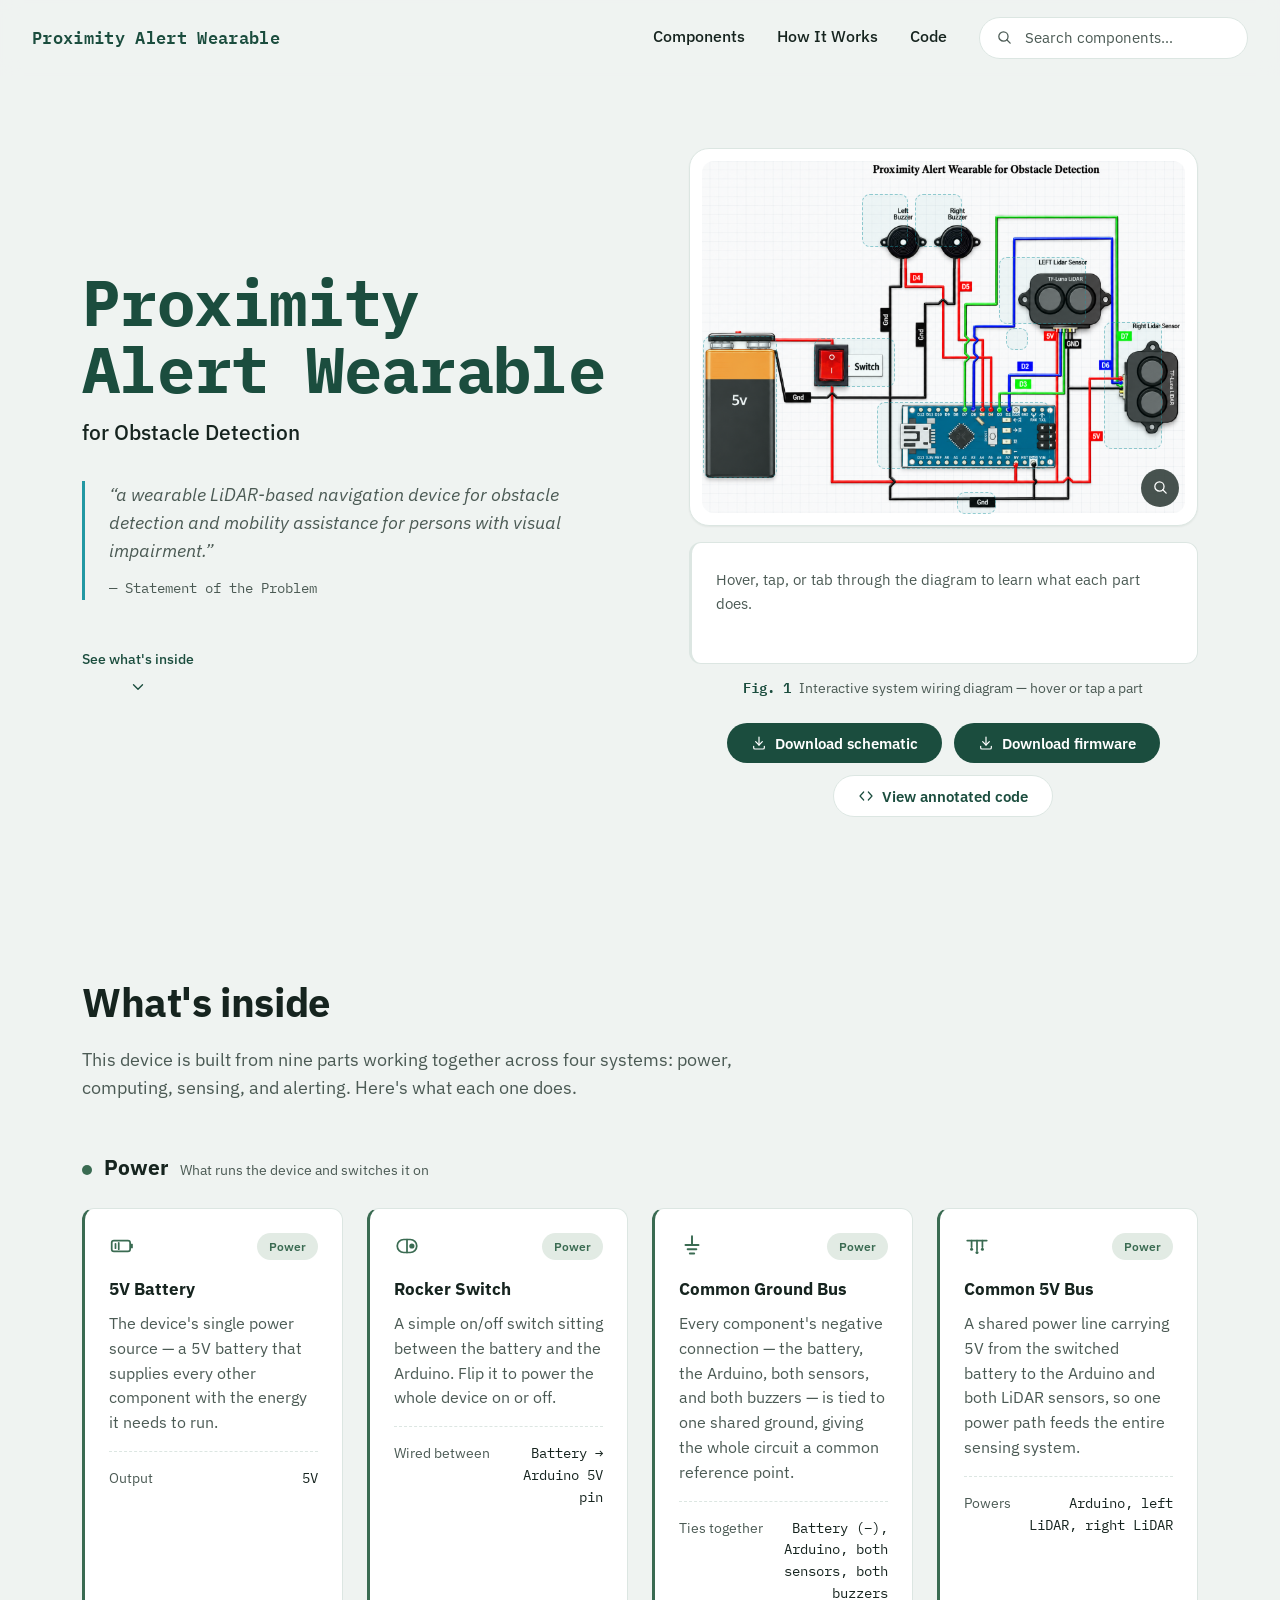
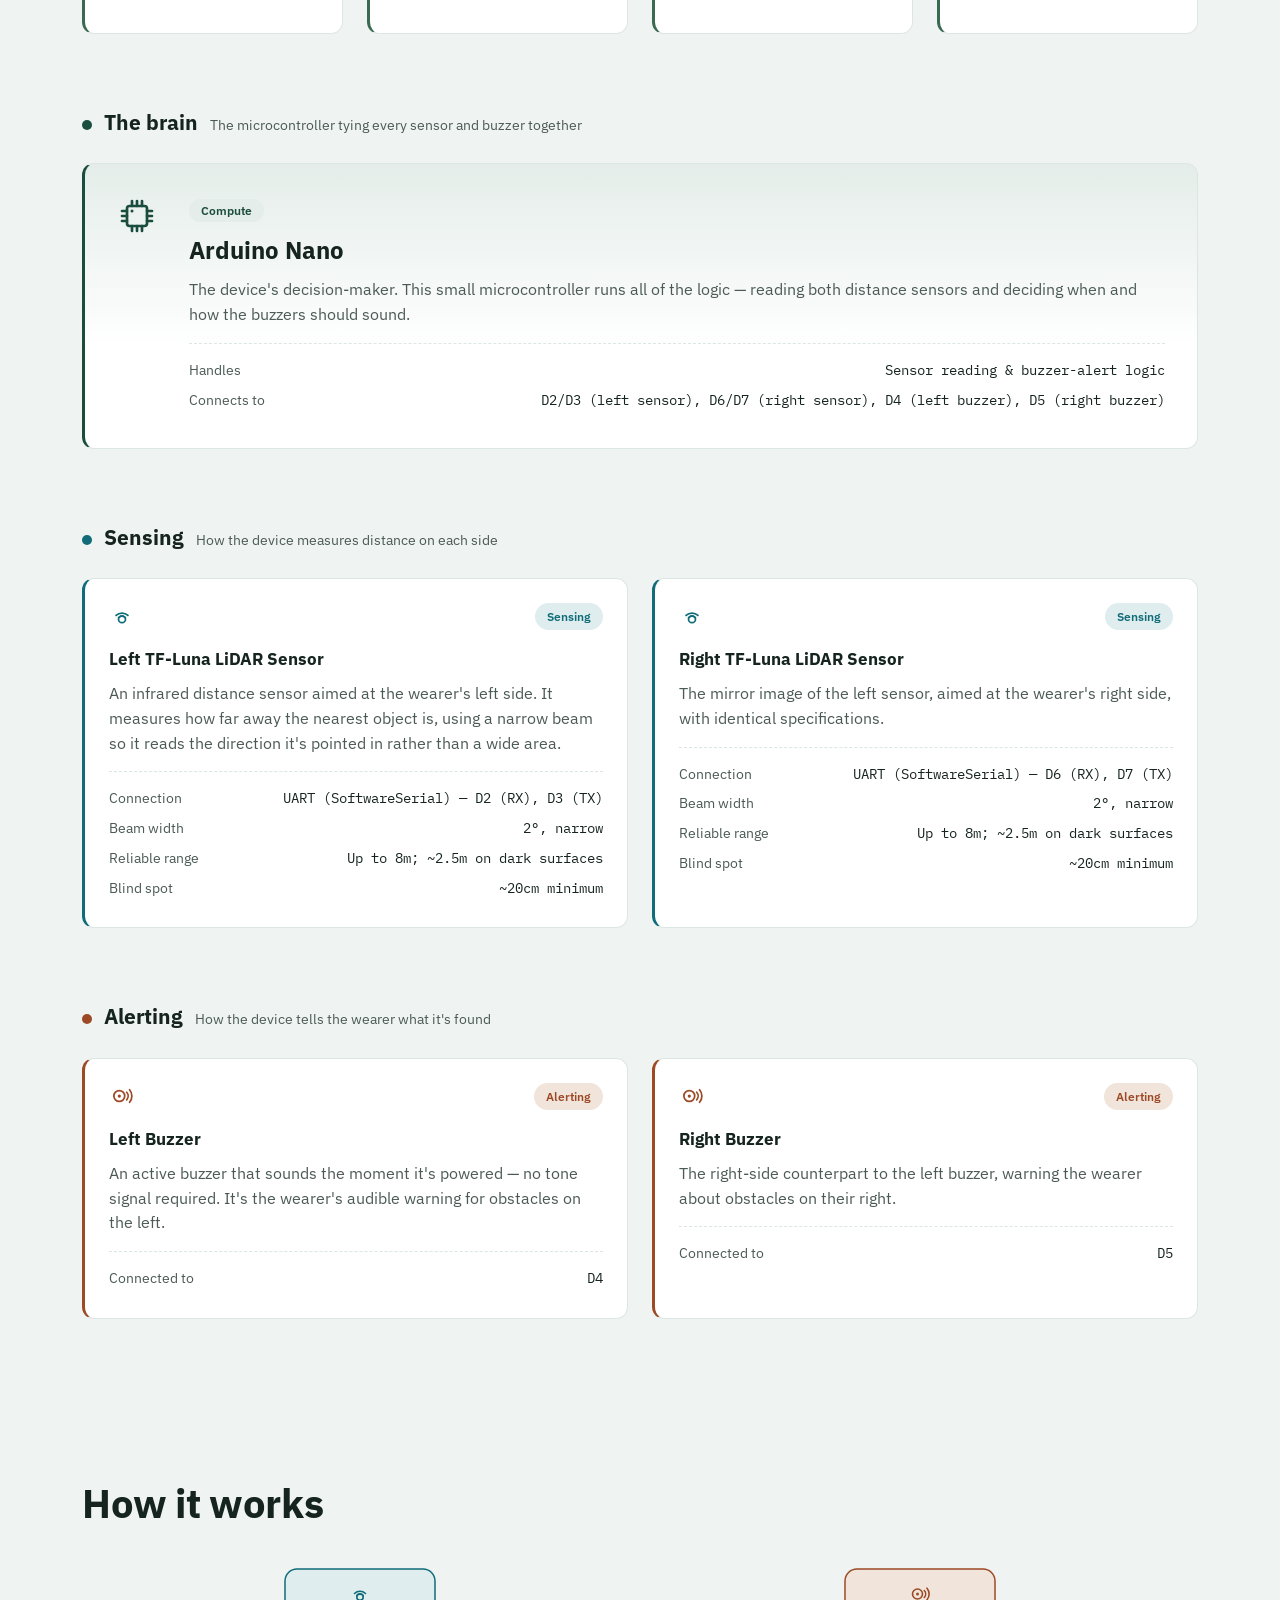
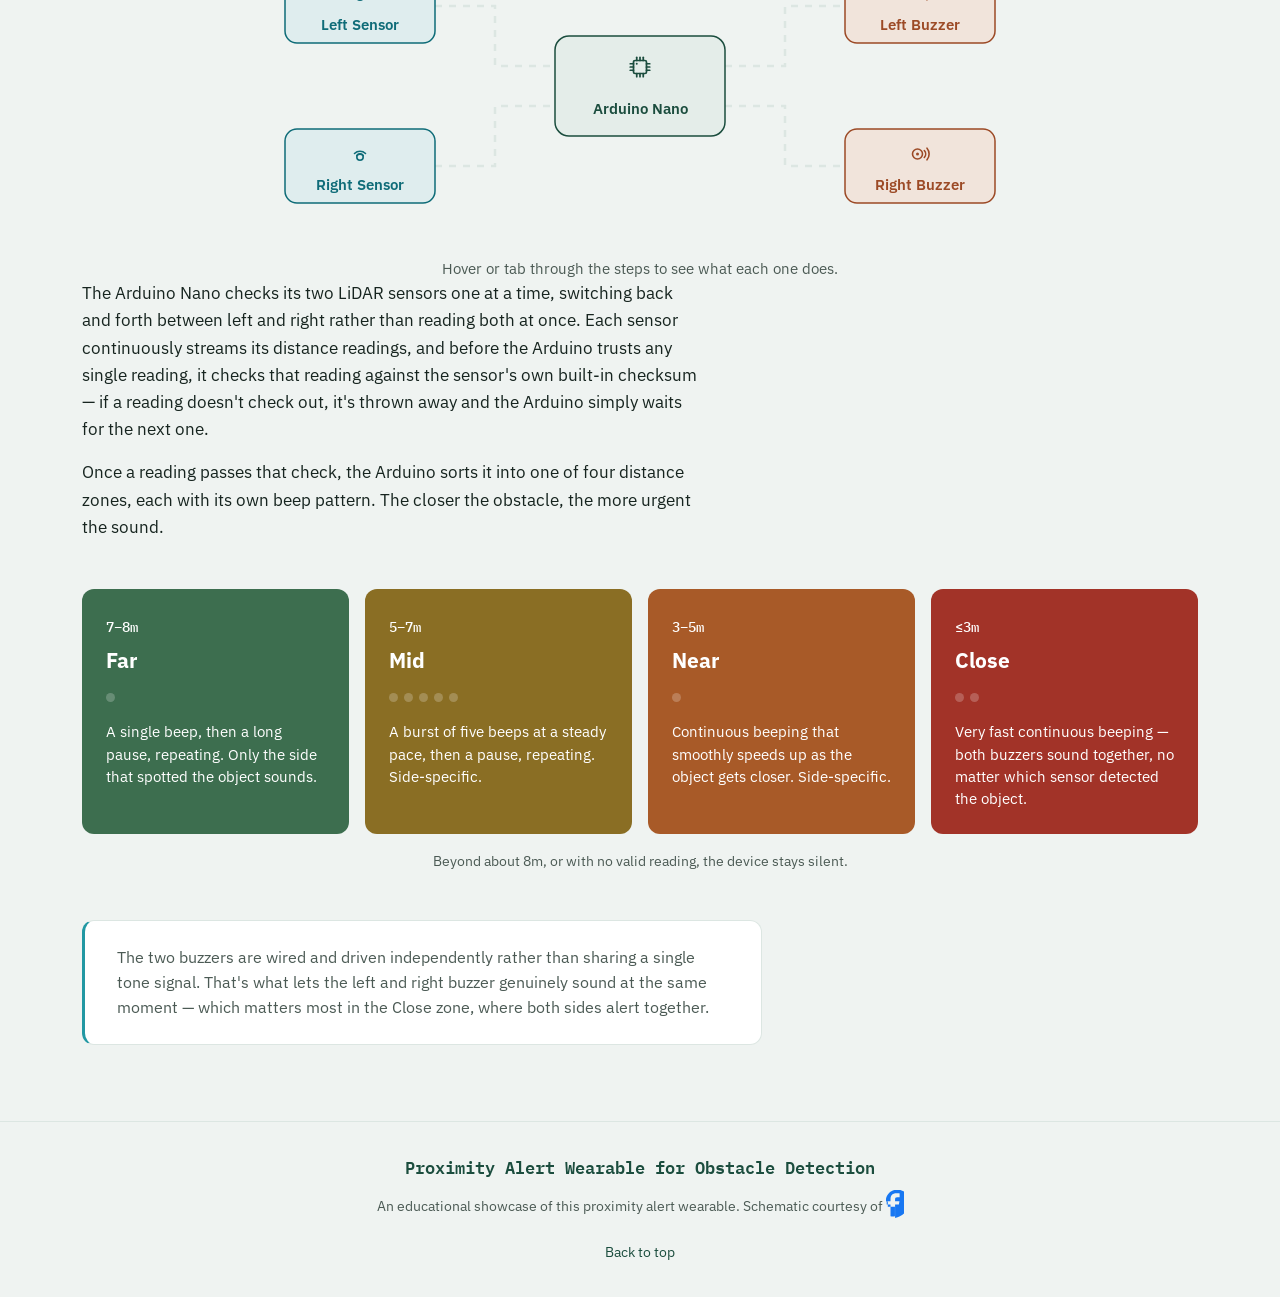
<file: index.html>
<!DOCTYPE html>
<html lang="en">
<head>
<meta charset="UTF-8">
<meta name="viewport" content="width=device-width, initial-scale=1, viewport-fit=cover">
<title>Proximity Alert Wearable for Obstacle Detection</title>
<meta name="description" content="An educational overview of a wearable LiDAR-based navigation device for obstacle detection and mobility assistance for persons with visual impairment: what it's built from, its wiring diagram, and how it works.">
<meta name="theme-color" content="#1B4D3E">

<link rel="preconnect" href="https://fonts.googleapis.com">
<link rel="preconnect" href="https://fonts.gstatic.com" crossorigin>
<link rel="stylesheet" href="https://fonts.googleapis.com/css2?family=IBM+Plex+Mono:wght@400;500;600;700&family=IBM+Plex+Sans:wght@400;500;600;700&display=swap">
<link rel="stylesheet" href="style.css">
</head>
<body id="top">

<a class="skip-link" href="#main-content">Skip to content</a>

<!-- Icon sprite (hidden, referenced via <use>) -->
<svg xmlns="http://www.w3.org/2000/svg" style="display:none" aria-hidden="true">
  <symbol id="icon-battery" viewBox="0 0 24 24" fill="none" stroke="currentColor" stroke-width="1.6" stroke-linecap="round" stroke-linejoin="round">
    <rect x="2.5" y="7" width="17" height="10" rx="2"/>
    <rect x="20" y="10" width="2" height="4" rx="0.5" fill="currentColor" stroke="none"/>
    <line x1="6" y1="10" x2="6" y2="14"/>
    <line x1="9" y1="9" x2="9" y2="15"/>
  </symbol>
  <symbol id="icon-switch" viewBox="0 0 24 24" fill="none" stroke="currentColor" stroke-width="1.6" stroke-linecap="round" stroke-linejoin="round">
    <rect x="3" y="6" width="18" height="12" rx="6"/>
    <line x1="12" y1="6" x2="12" y2="18"/>
    <circle cx="16.5" cy="12" r="2.4" fill="currentColor" stroke="none"/>
  </symbol>
  <symbol id="icon-chip" viewBox="0 0 24 24" fill="none" stroke="currentColor" stroke-width="1.6" stroke-linecap="round" stroke-linejoin="round">
    <rect x="6" y="6" width="12" height="12" rx="1.5"/>
    <circle cx="9" cy="9" r="0.9" fill="currentColor" stroke="none"/>
    <line x1="6" y1="9" x2="3" y2="9"/><line x1="6" y1="12" x2="3" y2="12"/><line x1="6" y1="15" x2="3" y2="15"/>
    <line x1="18" y1="9" x2="21" y2="9"/><line x1="18" y1="12" x2="21" y2="12"/><line x1="18" y1="15" x2="21" y2="15"/>
    <line x1="9" y1="6" x2="9" y2="3"/><line x1="12" y1="6" x2="12" y2="3"/><line x1="15" y1="6" x2="15" y2="3"/>
    <line x1="9" y1="18" x2="9" y2="21"/><line x1="12" y1="18" x2="12" y2="21"/><line x1="15" y1="18" x2="15" y2="21"/>
  </symbol>
  <symbol id="icon-sensor" viewBox="0 0 24 24" fill="none" stroke="currentColor" stroke-width="1.6" stroke-linecap="round" stroke-linejoin="round">
    <circle cx="12" cy="15" r="3.2"/>
    <path d="M6.5 11.5a8 8 0 0 1 11 0"/>
    <path d="M8.8 13.6a4.6 4.6 0 0 1 6.4 0"/>
  </symbol>
  <symbol id="icon-buzzer" viewBox="0 0 24 24" fill="none" stroke="currentColor" stroke-width="1.6" stroke-linecap="round" stroke-linejoin="round">
    <circle cx="9.5" cy="12" r="5"/>
    <circle cx="9.5" cy="12" r="1.5" fill="currentColor" stroke="none"/>
    <path d="M16.3 8.5a5.2 5.2 0 0 1 0 7"/>
    <path d="M19 6.2a9 9 0 0 1 0 11.6"/>
  </symbol>
  <symbol id="icon-ground" viewBox="0 0 24 24" fill="none" stroke="currentColor" stroke-width="1.8" stroke-linecap="round">
    <line x1="12" y1="3" x2="12" y2="11"/>
    <line x1="6" y1="11" x2="18" y2="11"/>
    <line x1="8" y1="15" x2="16" y2="15"/>
    <line x1="10" y1="19" x2="14" y2="19"/>
  </symbol>
  <symbol id="icon-rail" viewBox="0 0 24 24" fill="none" stroke="currentColor" stroke-width="1.6" stroke-linecap="round" stroke-linejoin="round">
    <line x1="3" y1="7" x2="21" y2="7"/>
    <line x1="7" y1="7" x2="7" y2="13"/><line x1="12" y1="7" x2="12" y2="16"/><line x1="17" y1="7" x2="17" y2="13"/>
    <circle cx="7" cy="15" r="1.4" fill="currentColor" stroke="none"/>
    <circle cx="12" cy="18" r="1.4" fill="currentColor" stroke="none"/>
    <circle cx="17" cy="15" r="1.4" fill="currentColor" stroke="none"/>
  </symbol>
  <symbol id="icon-search" viewBox="0 0 24 24" fill="none" stroke="currentColor" stroke-width="1.8" stroke-linecap="round" stroke-linejoin="round">
    <circle cx="10.5" cy="10.5" r="6.5"/>
    <line x1="20" y1="20" x2="15.2" y2="15.2"/>
  </symbol>
  <symbol id="icon-x" viewBox="0 0 24 24" fill="none" stroke="currentColor" stroke-width="1.8" stroke-linecap="round">
    <line x1="5" y1="5" x2="19" y2="19"/><line x1="19" y1="5" x2="5" y2="19"/>
  </symbol>
  <symbol id="icon-menu" viewBox="0 0 24 24" fill="none" stroke="currentColor" stroke-width="1.8" stroke-linecap="round">
    <line x1="4" y1="7" x2="20" y2="7"/><line x1="4" y1="12" x2="20" y2="12"/><line x1="4" y1="17" x2="20" y2="17"/>
  </symbol>
  <symbol id="icon-chevron-down" viewBox="0 0 24 24" fill="none" stroke="currentColor" stroke-width="1.8" stroke-linecap="round" stroke-linejoin="round">
    <polyline points="6 9 12 15 18 9"/>
  </symbol>
  <symbol id="icon-download" viewBox="0 0 24 24" fill="none" stroke="currentColor" stroke-width="1.8" stroke-linecap="round" stroke-linejoin="round">
    <path d="M12 3v12"/>
    <polyline points="7 10 12 15 17 10"/>
    <path d="M4 17v2a2 2 0 0 0 2 2h12a2 2 0 0 0 2-2v-2"/>
  </symbol>
  <symbol id="icon-code" viewBox="0 0 24 24" fill="none" stroke="currentColor" stroke-width="1.8" stroke-linecap="round" stroke-linejoin="round">
    <polyline points="8.5 6 3 12 8.5 18"/>
    <polyline points="15.5 6 21 12 15.5 18"/>
  </symbol>
</svg>

<header class="nav">
  <a class="nav__brand" href="#top">Proximity Alert Wearable</a>

  <nav id="nav-links" class="nav__links">
    <a href="#components">Components</a>
    <a href="#how-it-works">How It Works</a>
    <a href="code.html">Code</a>
  </nav>

  <button class="nav__menu-toggle" id="nav-menu-toggle" aria-label="Toggle navigation menu" aria-expanded="false" aria-controls="nav-links">
    <svg class="icon-menu" aria-hidden="true"><use href="#icon-menu"></use></svg>
    <svg class="icon-x" aria-hidden="true"><use href="#icon-x"></use></svg>
  </button>

  <div class="search">
    <svg class="search__icon" aria-hidden="true"><use href="#icon-search"></use></svg>
    <label for="site-search" class="sr-only">Search components</label>
    <input
      type="text"
      id="site-search"
      class="search__input"
      placeholder="Search components…"
      autocomplete="off"
      spellcheck="false">
    <button class="search__clear" id="search-clear" aria-label="Clear search" hidden>
      <svg aria-hidden="true"><use href="#icon-x"></use></svg>
    </button>
    <div class="search__status" id="search-status" role="status" aria-live="polite" hidden></div>
  </div>
</header>

<main id="main-content">

  <!-- ===================== HERO ===================== -->
  <section class="section hero" id="hero">
    <div class="container">
      <div class="hero__content">
        <h1 class="hero__title">Proximity Alert Wearable</h1>
        <p class="hero__subtitle">for Obstacle Detection</p>
        <blockquote class="hero__quote">
          <p>“a wearable LiDAR-based navigation device for obstacle detection and mobility assistance for persons with visual impairment.”</p>
          <cite>— Statement of the Problem</cite>
        </blockquote>
        <a class="hero__scrollcue" href="#components">
          See what's inside
          <svg aria-hidden="true"><use href="#icon-chevron-down"></use></svg>
        </a>
      </div>

      <figure class="hero__figure">
        <div class="diagram">
          <div class="diagram__stage" id="diagram-stage">
            <img src="schematic.png" alt="Wiring diagram of the proximity alert wearable: a 5V battery and rocker switch power an Arduino Nano, which connects to a left TF-Luna LiDAR sensor (pins D2/D3), a right TF-Luna LiDAR sensor (pins D6/D7), a left buzzer (pin D4), and a right buzzer (pin D5), all sharing a common ground.">

            <button type="button" class="hotspot" data-part="buzzer-left" style="left:33.20%;top:9.35%;width:9.52%;height:15.14%;">
              <span class="sr-only">Left Buzzer</span>
            </button>
            <button type="button" class="hotspot" data-part="buzzer-right" style="left:44.22%;top:9.35%;width:9.73%;height:15.14%;">
              <span class="sr-only">Right Buzzer</span>
            </button>
            <button type="button" class="hotspot" data-part="lidar-left" style="left:61.43%;top:27.38%;width:18.03%;height:19.07%;">
              <span class="sr-only">Left TF-Luna LiDAR Sensor</span>
            </button>
            <button type="button" class="hotspot" data-part="bus5v" style="left:62.93%;top:47.48%;width:4.56%;height:3.46%;">
              <span class="sr-only">Common 5V Bus</span>
            </button>
            <button type="button" class="hotspot" data-part="lidar-right" style="left:83.20%;top:45.79%;width:12.04%;height:35.98%;">
              <span class="sr-only">Right TF-Luna LiDAR Sensor</span>
            </button>
            <button type="button" class="hotspot" data-part="switch" style="left:23.33%;top:50.28%;width:16.67%;height:14.02%;">
              <span class="sr-only">Rocker Switch</span>
            </button>
            <button type="button" class="hotspot" data-part="arduino" style="left:36.26%;top:68.50%;width:35.71%;height:19.07%;">
              <span class="sr-only">Arduino Nano</span>
            </button>
            <button type="button" class="hotspot" data-part="battery" style="left:0.34%;top:49.81%;width:15.17%;height:40.37%;">
              <span class="sr-only">5V Battery</span>
            </button>
            <button type="button" class="hotspot" data-part="ground" style="left:52.72%;top:93.93%;width:8.16%;height:4.21%;">
              <span class="sr-only">Common Ground Bus</span>
            </button>
          </div>

          <button type="button" class="diagram__zoom" id="schematic-trigger" aria-label="Open full-size wiring diagram">
            <svg aria-hidden="true"><use href="#icon-search"></use></svg>
          </button>
        </div>

        <div class="diagram__panel" id="diagram-panel" aria-live="polite">
          <p class="diagram__panel-hint" id="diagram-panel-hint">Hover, tap, or tab through the diagram to learn what each part does.</p>
          <div class="diagram__panel-body" id="diagram-panel-body" hidden>
            <span class="diagram__panel-tag" id="panel-tag"></span>
            <h4 class="diagram__panel-title" id="panel-title"></h4>
            <p class="diagram__panel-desc" id="panel-desc"></p>
            <dl class="specs" id="panel-specs"></dl>
          </div>
        </div>

        <figcaption><span class="fig-label">Fig. 1</span>Interactive system wiring diagram — hover or tap a part</figcaption>

        <div class="btn-row">
          <a class="btn btn--primary" href="schematic.png" download>
            <svg aria-hidden="true"><use href="#icon-download"></use></svg>
            Download schematic
          </a>
          <a class="btn btn--primary" href="firmware.ino" download>
            <svg aria-hidden="true"><use href="#icon-download"></use></svg>
            Download firmware
          </a>
          <a class="btn btn--ghost" href="code.html">
            <svg aria-hidden="true"><use href="#icon-code"></use></svg>
            View annotated code
          </a>
        </div>
      </figure>
    </div>
  </section>

  <!-- ===================== COMPONENTS ===================== -->
  <section class="section components" id="components">
    <div class="container">
      <h2 class="section-title">What's inside</h2>
      <p class="section-lead">This device is built from nine parts working together across four systems: power, computing, sensing, and alerting. Here's what each one does.</p>

      <!-- Power -->
      <div class="group">
        <div class="group__header reveal">
          <span class="group__dot" style="background: var(--power)"></span>
          <h3 class="group__title">Power</h3>
          <span class="group__note">What runs the device and switches it on</span>
        </div>
        <div class="grid">
          <article class="card card--power reveal" style="--i:0" id="card-battery" data-search="5v battery battery power source main power supply energy cell">
            <div class="card__top">
              <svg class="card__icon" aria-hidden="true"><use href="#icon-battery"></use></svg>
              <span class="card__tag">Power</span>
            </div>
            <h4 class="card__title">5V Battery</h4>
            <p class="card__desc">The device's single power source — a 5V battery that supplies every other component with the energy it needs to run.</p>
            <dl class="specs">
              <div class="specs__row"><dt>Output</dt><dd>5V</dd></div>
            </dl>
          </article>

          <article class="card card--power reveal" style="--i:1" id="card-switch" data-search="rocker switch power switch on off turns device on power switch">
            <div class="card__top">
              <svg class="card__icon" aria-hidden="true"><use href="#icon-switch"></use></svg>
              <span class="card__tag">Power</span>
            </div>
            <h4 class="card__title">Rocker Switch</h4>
            <p class="card__desc">A simple on/off switch sitting between the battery and the Arduino. Flip it to power the whole device on or off.</p>
            <dl class="specs">
              <div class="specs__row"><dt>Wired between</dt><dd>Battery → Arduino 5V pin</dd></div>
            </dl>
          </article>

          <article class="card card--power reveal" style="--i:2" id="card-ground" data-search="common ground bus ground gnd negative shared reference">
            <div class="card__top">
              <svg class="card__icon" aria-hidden="true"><use href="#icon-ground"></use></svg>
              <span class="card__tag">Power</span>
            </div>
            <h4 class="card__title">Common Ground Bus</h4>
            <p class="card__desc">Every component's negative connection — the battery, the Arduino, both sensors, and both buzzers — is tied to one shared ground, giving the whole circuit a common reference point.</p>
            <dl class="specs">
              <div class="specs__row"><dt>Ties together</dt><dd>Battery (–), Arduino, both sensors, both buzzers</dd></div>
            </dl>
          </article>

          <article class="card card--power reveal" style="--i:3" id="card-5vbus" data-search="common 5v bus power rail shared line">
            <div class="card__top">
              <svg class="card__icon" aria-hidden="true"><use href="#icon-rail"></use></svg>
              <span class="card__tag">Power</span>
            </div>
            <h4 class="card__title">Common 5V Bus</h4>
            <p class="card__desc">A shared power line carrying 5V from the switched battery to the Arduino and both LiDAR sensors, so one power path feeds the entire sensing system.</p>
            <dl class="specs">
              <div class="specs__row"><dt>Powers</dt><dd>Arduino, left LiDAR, right LiDAR</dd></div>
            </dl>
          </article>
        </div>
      </div>

      <!-- The brain -->
      <div class="group">
        <div class="group__header reveal">
          <span class="group__dot" style="background: var(--compute)"></span>
          <h3 class="group__title">The brain</h3>
          <span class="group__note">The microcontroller tying every sensor and buzzer together</span>
        </div>
        <article class="card card--featured card--compute reveal" id="card-arduino" data-search="arduino nano microcontroller brain logic processor computer core">
          <svg class="card__icon" aria-hidden="true"><use href="#icon-chip"></use></svg>
          <div>
            <span class="card__tag">Compute</span>
            <h4 class="card__title">Arduino Nano</h4>
            <p class="card__desc">The device's decision-maker. This small microcontroller runs all of the logic — reading both distance sensors and deciding when and how the buzzers should sound.</p>
            <dl class="specs">
              <div class="specs__row"><dt>Handles</dt><dd>Sensor reading &amp; buzzer-alert logic</dd></div>
              <div class="specs__row"><dt>Connects to</dt><dd>D2/D3 (left sensor), D6/D7 (right sensor), D4 (left buzzer), D5 (right buzzer)</dd></div>
            </dl>
          </div>
        </article>
      </div>

      <!-- Sensing -->
      <div class="group">
        <div class="group__header reveal">
          <span class="group__dot" style="background: var(--sensing)"></span>
          <h3 class="group__title">Sensing</h3>
          <span class="group__note">How the device measures distance on each side</span>
        </div>
        <div class="grid grid--pair">
          <article class="card card--sensing reveal" style="--i:0" id="card-lidar-left" data-search="left tf-luna lidar sensor distance infrared left side d2 d3">
            <div class="card__top">
              <svg class="card__icon" aria-hidden="true"><use href="#icon-sensor"></use></svg>
              <span class="card__tag">Sensing</span>
            </div>
            <h4 class="card__title">Left TF-Luna LiDAR Sensor</h4>
            <p class="card__desc">An infrared distance sensor aimed at the wearer's left side. It measures how far away the nearest object is, using a narrow beam so it reads the direction it's pointed in rather than a wide area.</p>
            <dl class="specs">
              <div class="specs__row"><dt>Connection</dt><dd>UART (SoftwareSerial) — D2 (RX), D3 (TX)</dd></div>
              <div class="specs__row"><dt>Beam width</dt><dd>2°, narrow</dd></div>
              <div class="specs__row"><dt>Reliable range</dt><dd>Up to 8m; ~2.5m on dark surfaces</dd></div>
              <div class="specs__row"><dt>Blind spot</dt><dd>~20cm minimum</dd></div>
            </dl>
          </article>

          <article class="card card--sensing reveal" style="--i:1" id="card-lidar-right" data-search="right tf-luna lidar sensor distance infrared right side d6 d7">
            <div class="card__top">
              <svg class="card__icon" aria-hidden="true"><use href="#icon-sensor"></use></svg>
              <span class="card__tag">Sensing</span>
            </div>
            <h4 class="card__title">Right TF-Luna LiDAR Sensor</h4>
            <p class="card__desc">The mirror image of the left sensor, aimed at the wearer's right side, with identical specifications.</p>
            <dl class="specs">
              <div class="specs__row"><dt>Connection</dt><dd>UART (SoftwareSerial) — D6 (RX), D7 (TX)</dd></div>
              <div class="specs__row"><dt>Beam width</dt><dd>2°, narrow</dd></div>
              <div class="specs__row"><dt>Reliable range</dt><dd>Up to 8m; ~2.5m on dark surfaces</dd></div>
              <div class="specs__row"><dt>Blind spot</dt><dd>~20cm minimum</dd></div>
            </dl>
          </article>
        </div>
      </div>

      <!-- Alerting -->
      <div class="group">
        <div class="group__header reveal">
          <span class="group__dot" style="background: var(--alerting)"></span>
          <h3 class="group__title">Alerting</h3>
          <span class="group__note">How the device tells the wearer what it's found</span>
        </div>
        <div class="grid grid--pair">
          <article class="card card--alerting reveal" style="--i:0" id="card-buzzer-left" data-search="left buzzer active buzzer alert sound left side d4">
            <div class="card__top">
              <svg class="card__icon" aria-hidden="true"><use href="#icon-buzzer"></use></svg>
              <span class="card__tag">Alerting</span>
            </div>
            <h4 class="card__title">Left Buzzer</h4>
            <p class="card__desc">An active buzzer that sounds the moment it's powered — no tone signal required. It's the wearer's audible warning for obstacles on the left.</p>
            <dl class="specs">
              <div class="specs__row"><dt>Connected to</dt><dd>D4</dd></div>
            </dl>
          </article>

          <article class="card card--alerting reveal" style="--i:1" id="card-buzzer-right" data-search="right buzzer active buzzer alert sound right side d5">
            <div class="card__top">
              <svg class="card__icon" aria-hidden="true"><use href="#icon-buzzer"></use></svg>
              <span class="card__tag">Alerting</span>
            </div>
            <h4 class="card__title">Right Buzzer</h4>
            <p class="card__desc">The right-side counterpart to the left buzzer, warning the wearer about obstacles on their right.</p>
            <dl class="specs">
              <div class="specs__row"><dt>Connected to</dt><dd>D5</dd></div>
            </dl>
          </article>
        </div>
      </div>

    </div>
  </section>

  <!-- ===================== HOW IT WORKS ===================== -->
  <section class="section how" id="how-it-works">
    <div class="container">
      <h2 class="section-title">How it works</h2>

      <div class="flow-wrap">
        <svg class="flow" viewBox="0 0 760 300" role="group" aria-label="System flow diagram: left and right sensors feed the Arduino, which drives the left and right buzzers">
          <g class="flow-path" data-path="ls-mcu">
            <path d="M175,70 L235,70 L235,130 L295,130"/>
          </g>
          <g class="flow-path" data-path="rs-mcu">
            <path d="M175,230 L235,230 L235,170 L295,170"/>
          </g>
          <g class="flow-path" data-path="mcu-lb">
            <path d="M465,130 L525,130 L525,70 L585,70"/>
          </g>
          <g class="flow-path" data-path="mcu-rb">
            <path d="M465,170 L525,170 L525,230 L585,230"/>
          </g>

          <g class="flow-node flow-node--sensing" data-node="left-sensor" tabindex="0" role="button" aria-label="Left LiDAR sensor">
            <rect class="flow-node__box" x="25" y="33" width="150" height="74" rx="12"/>
            <use href="#icon-sensor" class="flow-node__icon" x="88" y="46" width="24" height="24"/>
            <text class="flow-node__label" x="100" y="94" text-anchor="middle">Left Sensor</text>
          </g>

          <g class="flow-node flow-node--sensing" data-node="right-sensor" tabindex="0" role="button" aria-label="Right LiDAR sensor">
            <rect class="flow-node__box" x="25" y="193" width="150" height="74" rx="12"/>
            <use href="#icon-sensor" class="flow-node__icon" x="88" y="206" width="24" height="24"/>
            <text class="flow-node__label" x="100" y="254" text-anchor="middle">Right Sensor</text>
          </g>

          <g class="flow-node flow-node--compute" data-node="mcu" tabindex="0" role="button" aria-label="Arduino Nano">
            <rect class="flow-node__box" x="295" y="100" width="170" height="100" rx="14"/>
            <use href="#icon-chip" class="flow-node__icon" x="367" y="118" width="26" height="26"/>
            <text class="flow-node__label" x="380" y="178" text-anchor="middle">Arduino Nano</text>
          </g>

          <g class="flow-node flow-node--alerting" data-node="left-buzzer" tabindex="0" role="button" aria-label="Left buzzer">
            <rect class="flow-node__box" x="585" y="33" width="150" height="74" rx="12"/>
            <use href="#icon-buzzer" class="flow-node__icon" x="648" y="46" width="24" height="24"/>
            <text class="flow-node__label" x="660" y="94" text-anchor="middle">Left Buzzer</text>
          </g>

          <g class="flow-node flow-node--alerting" data-node="right-buzzer" tabindex="0" role="button" aria-label="Right buzzer">
            <rect class="flow-node__box" x="585" y="193" width="150" height="74" rx="12"/>
            <use href="#icon-buzzer" class="flow-node__icon" x="648" y="206" width="24" height="24"/>
            <text class="flow-node__label" x="660" y="254" text-anchor="middle">Right Buzzer</text>
          </g>
        </svg>
      </div>
      <p class="flow__caption" id="flow-caption">Hover or tab through the steps to see what each one does.</p>

      <div class="how__intro">
        <p>The Arduino Nano checks its two LiDAR sensors one at a time, switching back and forth between left and right rather than reading both at once. Each sensor continuously streams its distance readings, and before the Arduino trusts any single reading, it checks that reading against the sensor's own built-in checksum — if a reading doesn't check out, it's thrown away and the Arduino simply waits for the next one.</p>
        <p>Once a reading passes that check, the Arduino sorts it into one of four distance zones, each with its own beep pattern. The closer the obstacle, the more urgent the sound.</p>
      </div>

      <div class="zones" role="group" aria-label="Four distance-based alert zones, from far to close">
        <div class="zone zone--far reveal" style="--i:0" id="zone-far" data-search="far zone far range 7m 8m single sparse beep pulse long pause side specific">
          <span class="zone__range">7–8m</span>
          <span class="zone__label">Far</span>
          <div class="zone__pulse" aria-hidden="true"><span class="dot"></span></div>
          <p class="zone__pattern">A single beep, then a long pause, repeating. Only the side that spotted the object sounds.</p>
        </div>

        <div class="zone zone--mid reveal" style="--i:1" id="zone-mid" data-search="mid zone mid range 5m 7m burst five beeps moderate pace pause side specific">
          <span class="zone__range">5–7m</span>
          <span class="zone__label">Mid</span>
          <div class="zone__pulse" aria-hidden="true">
            <span class="dot"></span><span class="dot"></span><span class="dot"></span><span class="dot"></span><span class="dot"></span>
          </div>
          <p class="zone__pattern">A burst of five beeps at a steady pace, then a pause, repeating. Side-specific.</p>
        </div>

        <div class="zone zone--near reveal" style="--i:2" id="zone-near" data-search="near zone near range 3m 5m continuous beeping smoothly speeds up side specific">
          <span class="zone__range">3–5m</span>
          <span class="zone__label">Near</span>
          <div class="zone__pulse" aria-hidden="true"><span class="dot"></span></div>
          <p class="zone__pattern">Continuous beeping that smoothly speeds up as the object gets closer. Side-specific.</p>
        </div>

        <div class="zone zone--close reveal" style="--i:3" id="zone-close" data-search="close zone close range 3m very fast continuous beeping both buzzers together left and right">
          <span class="zone__range">≤3m</span>
          <span class="zone__label">Close</span>
          <div class="zone__pulse" aria-hidden="true"><span class="dot"></span><span class="dot"></span></div>
          <p class="zone__pattern">Very fast continuous beeping — both buzzers sound together, no matter which sensor detected the object.</p>
        </div>
      </div>
      <p class="zones__footnote">Beyond about 8m, or with no valid reading, the device stays silent.</p>

      <div class="callout reveal">
        <p>The two buzzers are wired and driven independently rather than sharing a single tone signal. That's what lets the left and right buzzer genuinely sound at the same moment — which matters most in the Close zone, where both sides alert together.</p>
      </div>
    </div>
  </section>

</main>

<footer class="site-footer">
  <div class="container">
    <p class="site-footer__brand">Proximity Alert Wearable for Obstacle Detection</p>
    <p class="site-footer__tagline">
  An educational showcase of this proximity alert wearable. 
  Schematic courtesy of
  <a href="https://www.facebook.com/john.jelal/" target="_blank" rel="noopener" aria-label="Facebook Profile" style="display: inline-block; vertical-align: middle; width: 18px; fill: #1877F2;">
    <svg xmlns="http://w3.org" viewBox="0 0 320 512">
      <path d="M80 299.3V256H12v-54.7h68v-39.7c0-67.4 41.1-104 101.3-104 28.8 0 53.6 2.1 60.8 3v70.5h-41.8c-32.7 0-39 15.6-39 38.3V201.3h78l-10.2 54.7H161.2V496c141.8-21.7 250.7-143.7 250.7-290.7C412 85.3 320.3-6.4 201.3-6.4 87.7-6.4-1.2 80.3-4 191.9l-.3 13.4H32.1v94H80v168.3c14 3 28.4 4.7 43.1 4.7 12.3 0 24.4-1.2 36.1-3.4V299.3z"/>
    </svg>
  </a> 
</p>
    <a class="backtotop" href="#top">Back to top</a>
  </div>
</footer>

<!-- Lightbox -->
<div class="lightbox" id="lightbox" role="dialog" aria-modal="true" aria-label="Enlarged wiring diagram" hidden>
  <button class="lightbox__close" id="lightbox-close" aria-label="Close enlarged image">
    <svg aria-hidden="true"><use href="#icon-x"></use></svg>
  </button>
  <img src="schematic.png" class="lightbox__img" alt="Wiring diagram of the proximity alert wearable: a 5V battery and rocker switch power an Arduino Nano, which connects to a left TF-Luna LiDAR sensor (pins D2/D3), a right TF-Luna LiDAR sensor (pins D6/D7), a left buzzer (pin D4), and a right buzzer (pin D5), all sharing a common ground.">
</div>

<script src="script.js"></script>
</body>
</html>
</file>
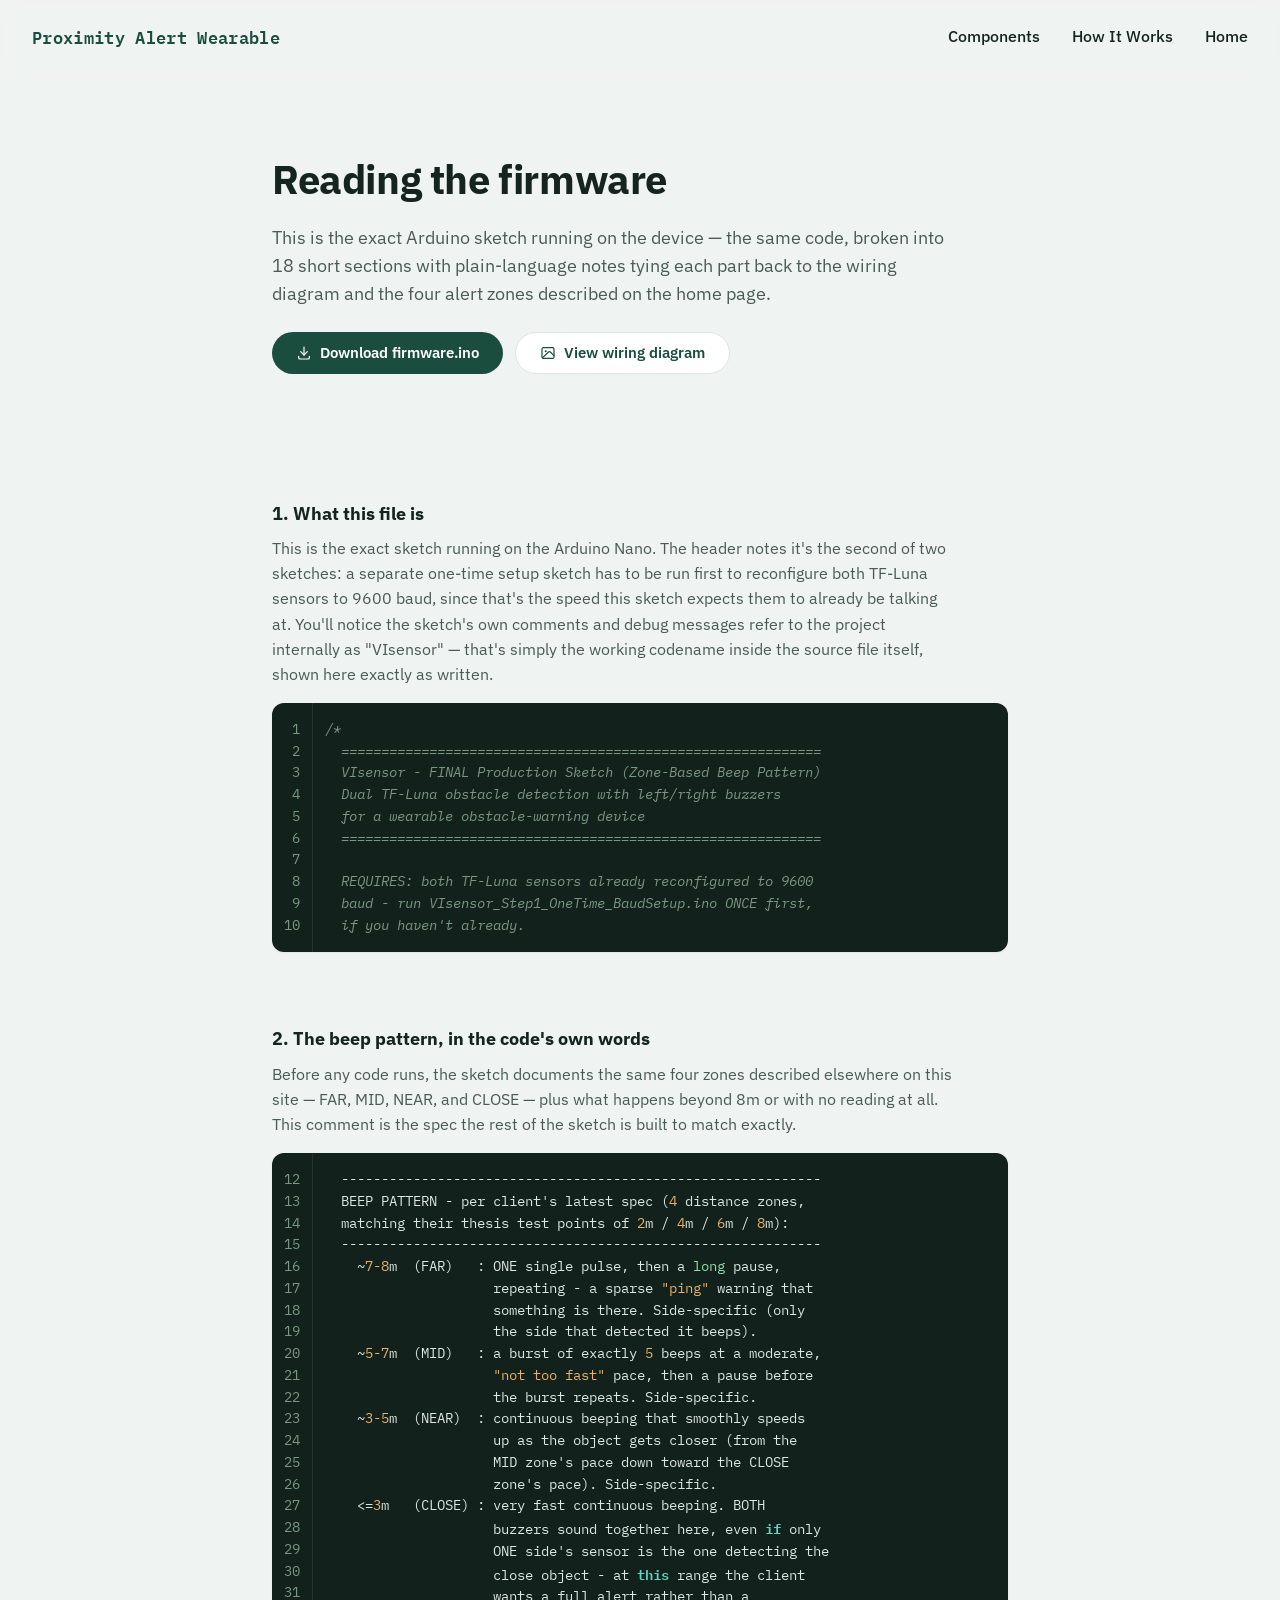
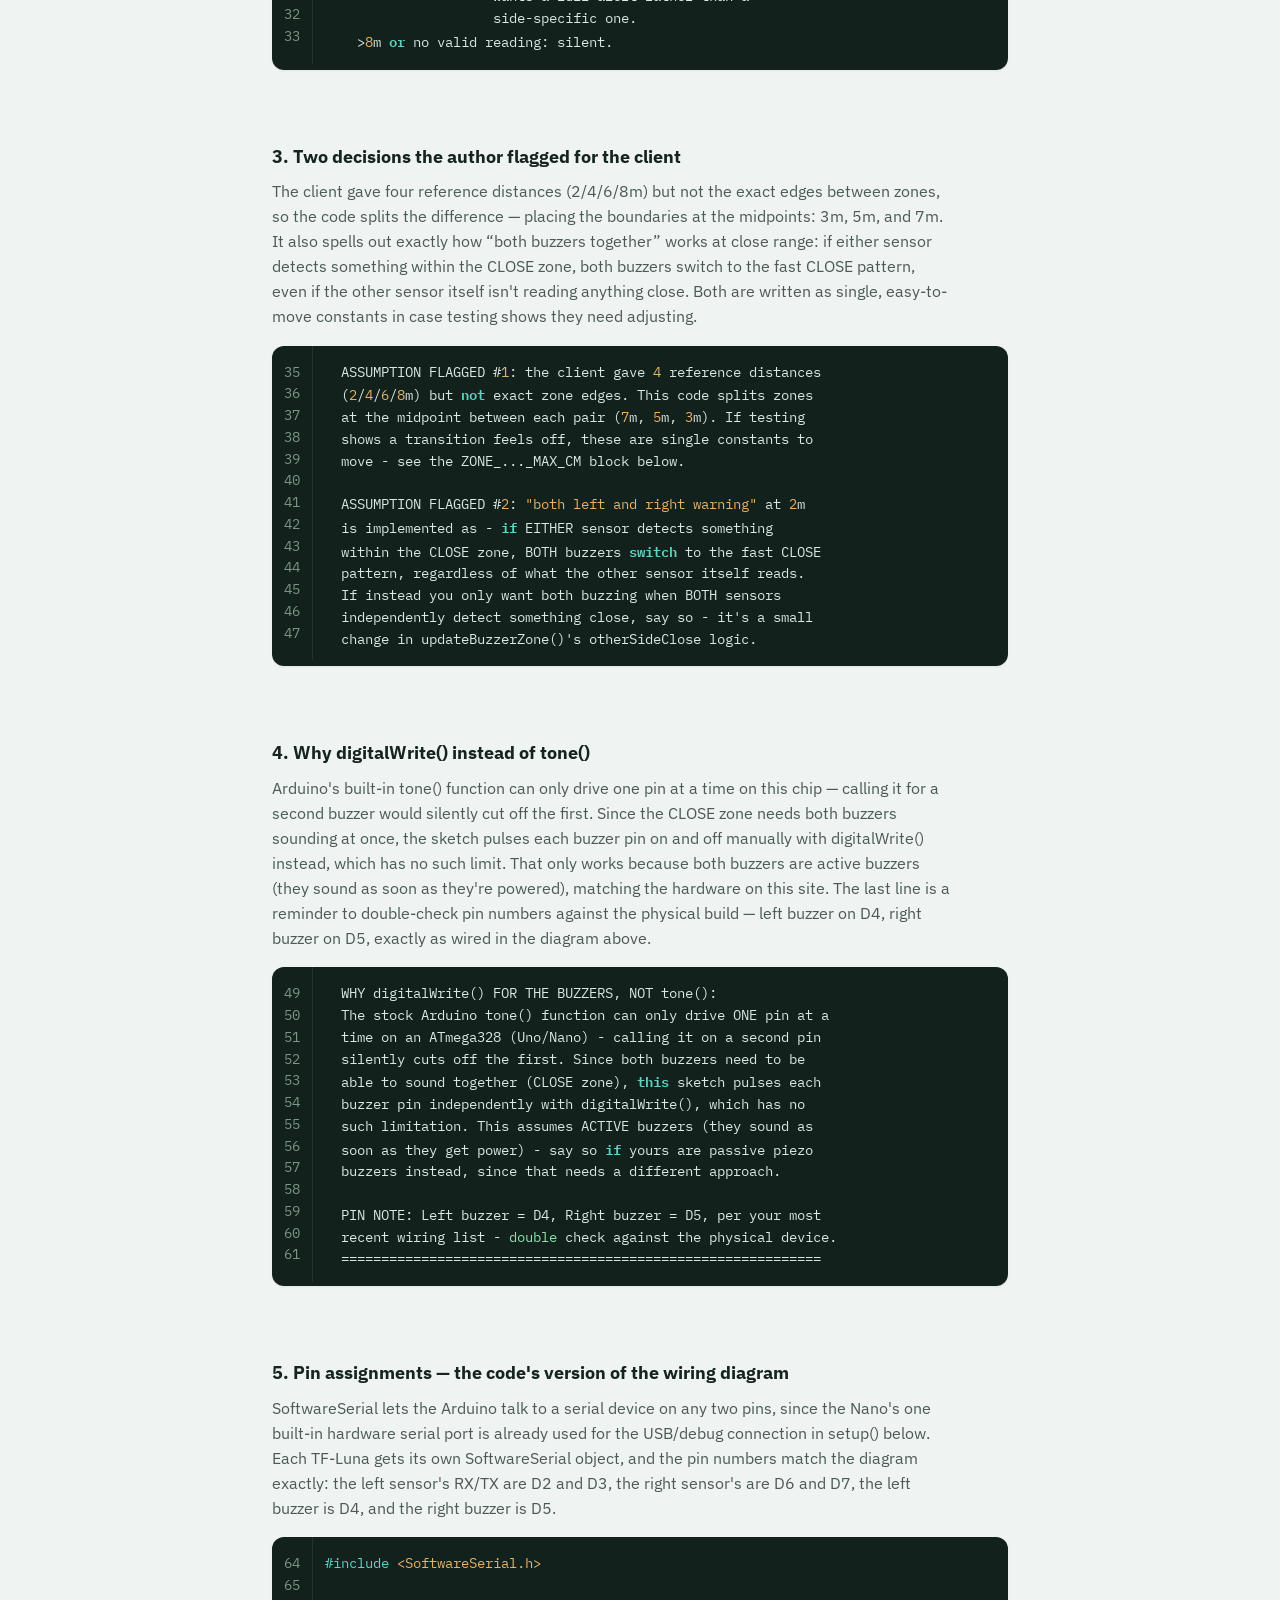
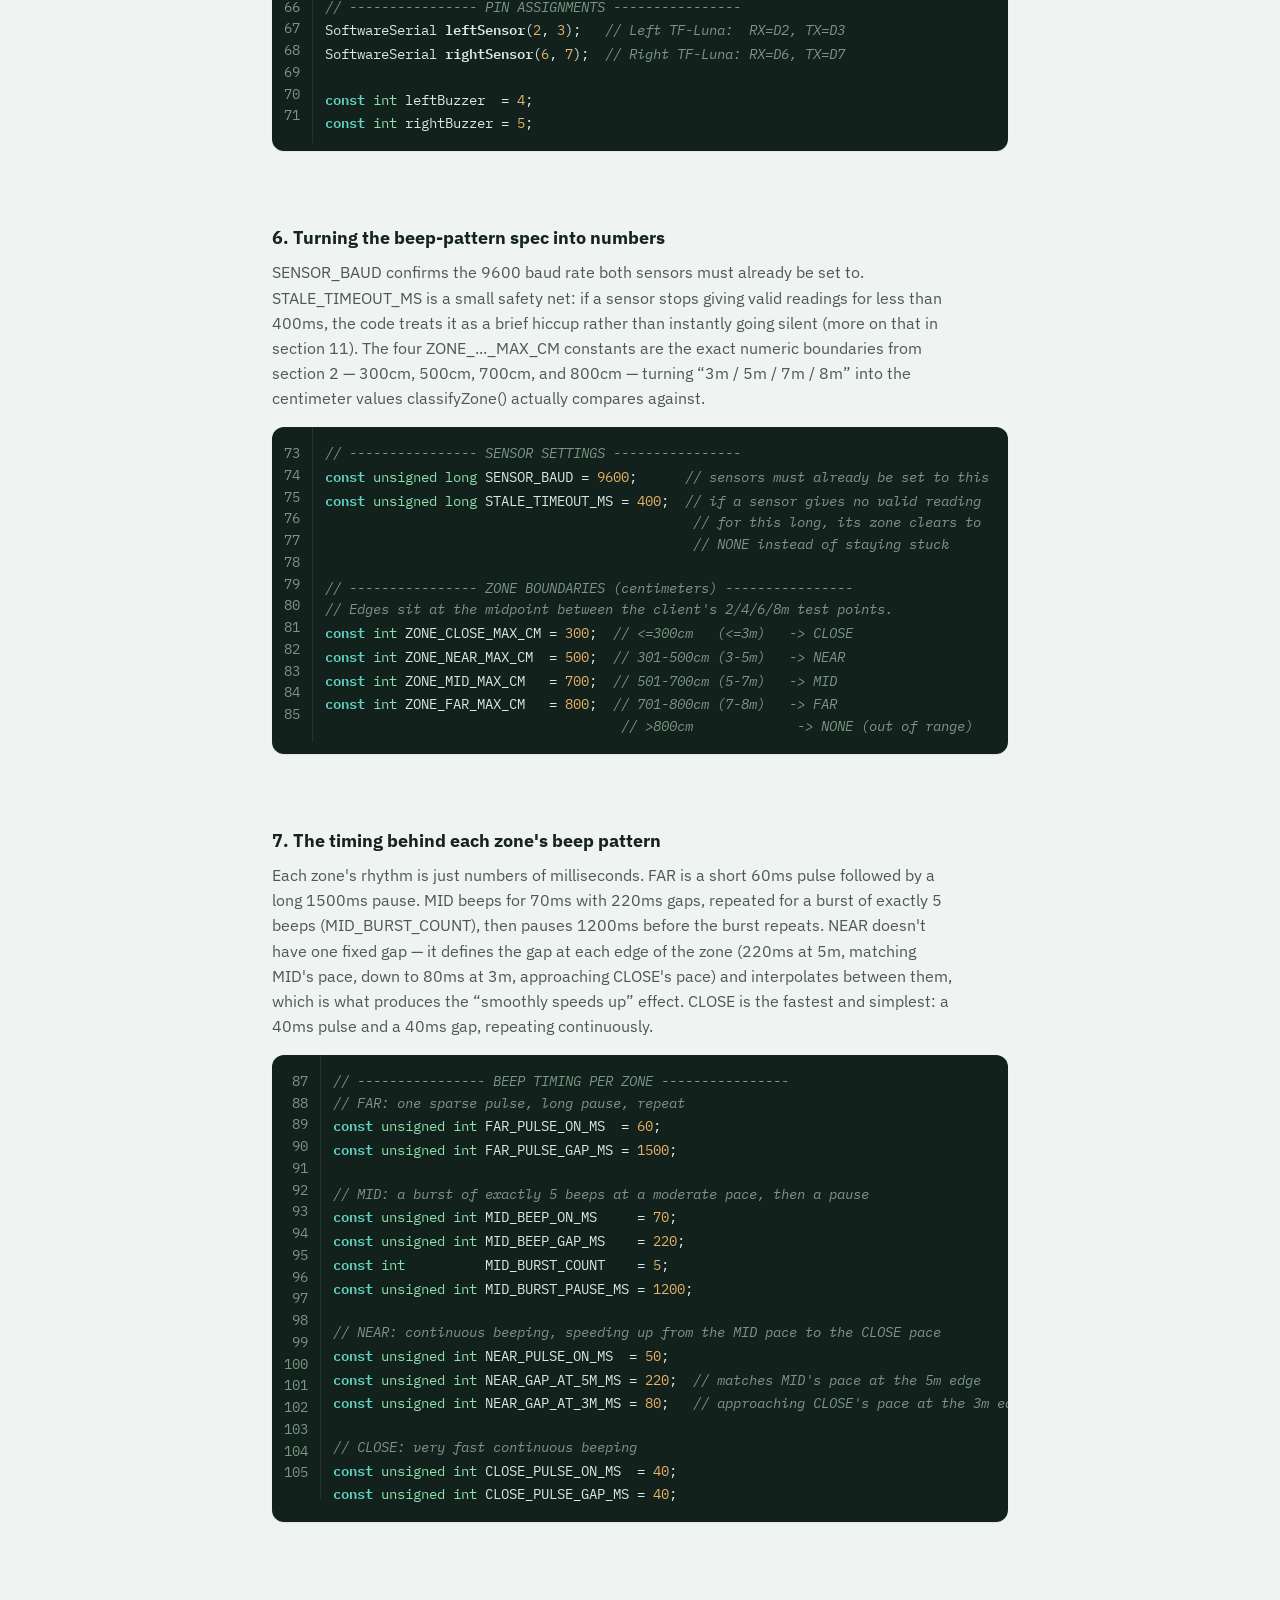
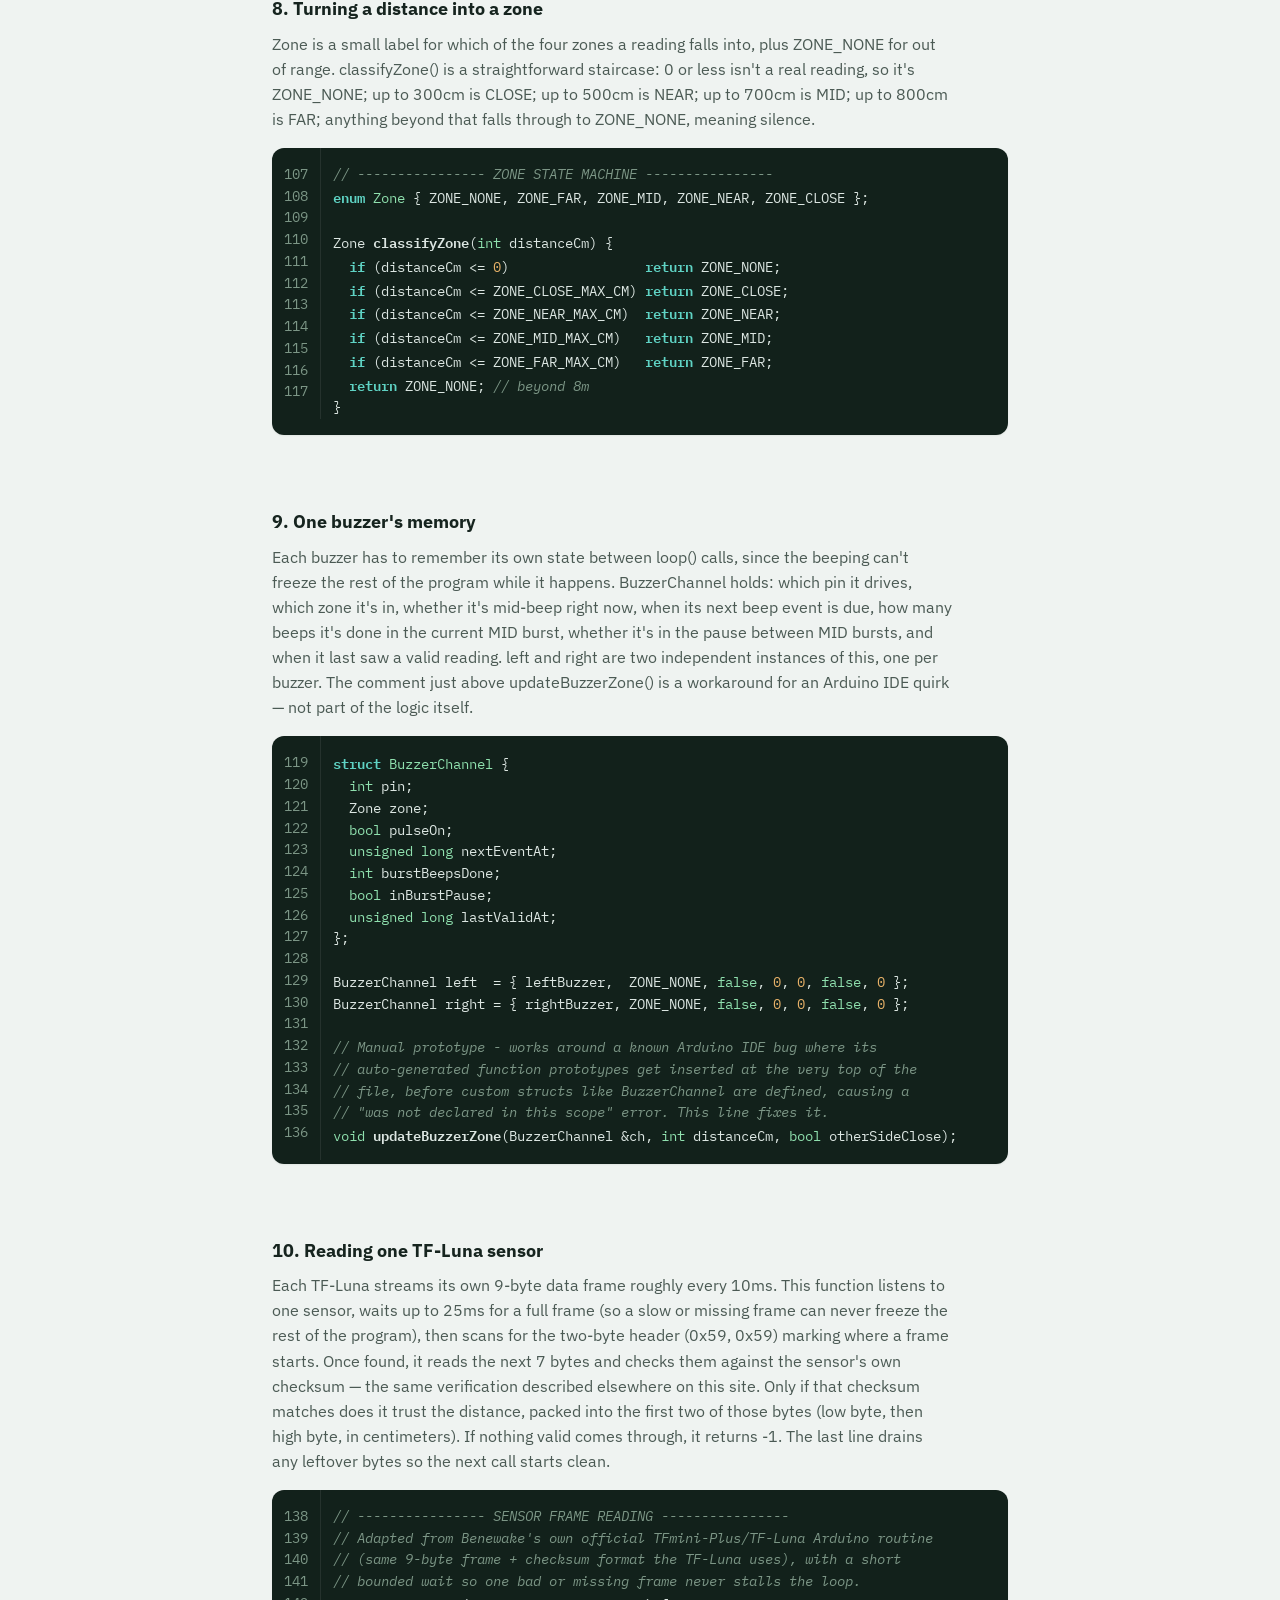
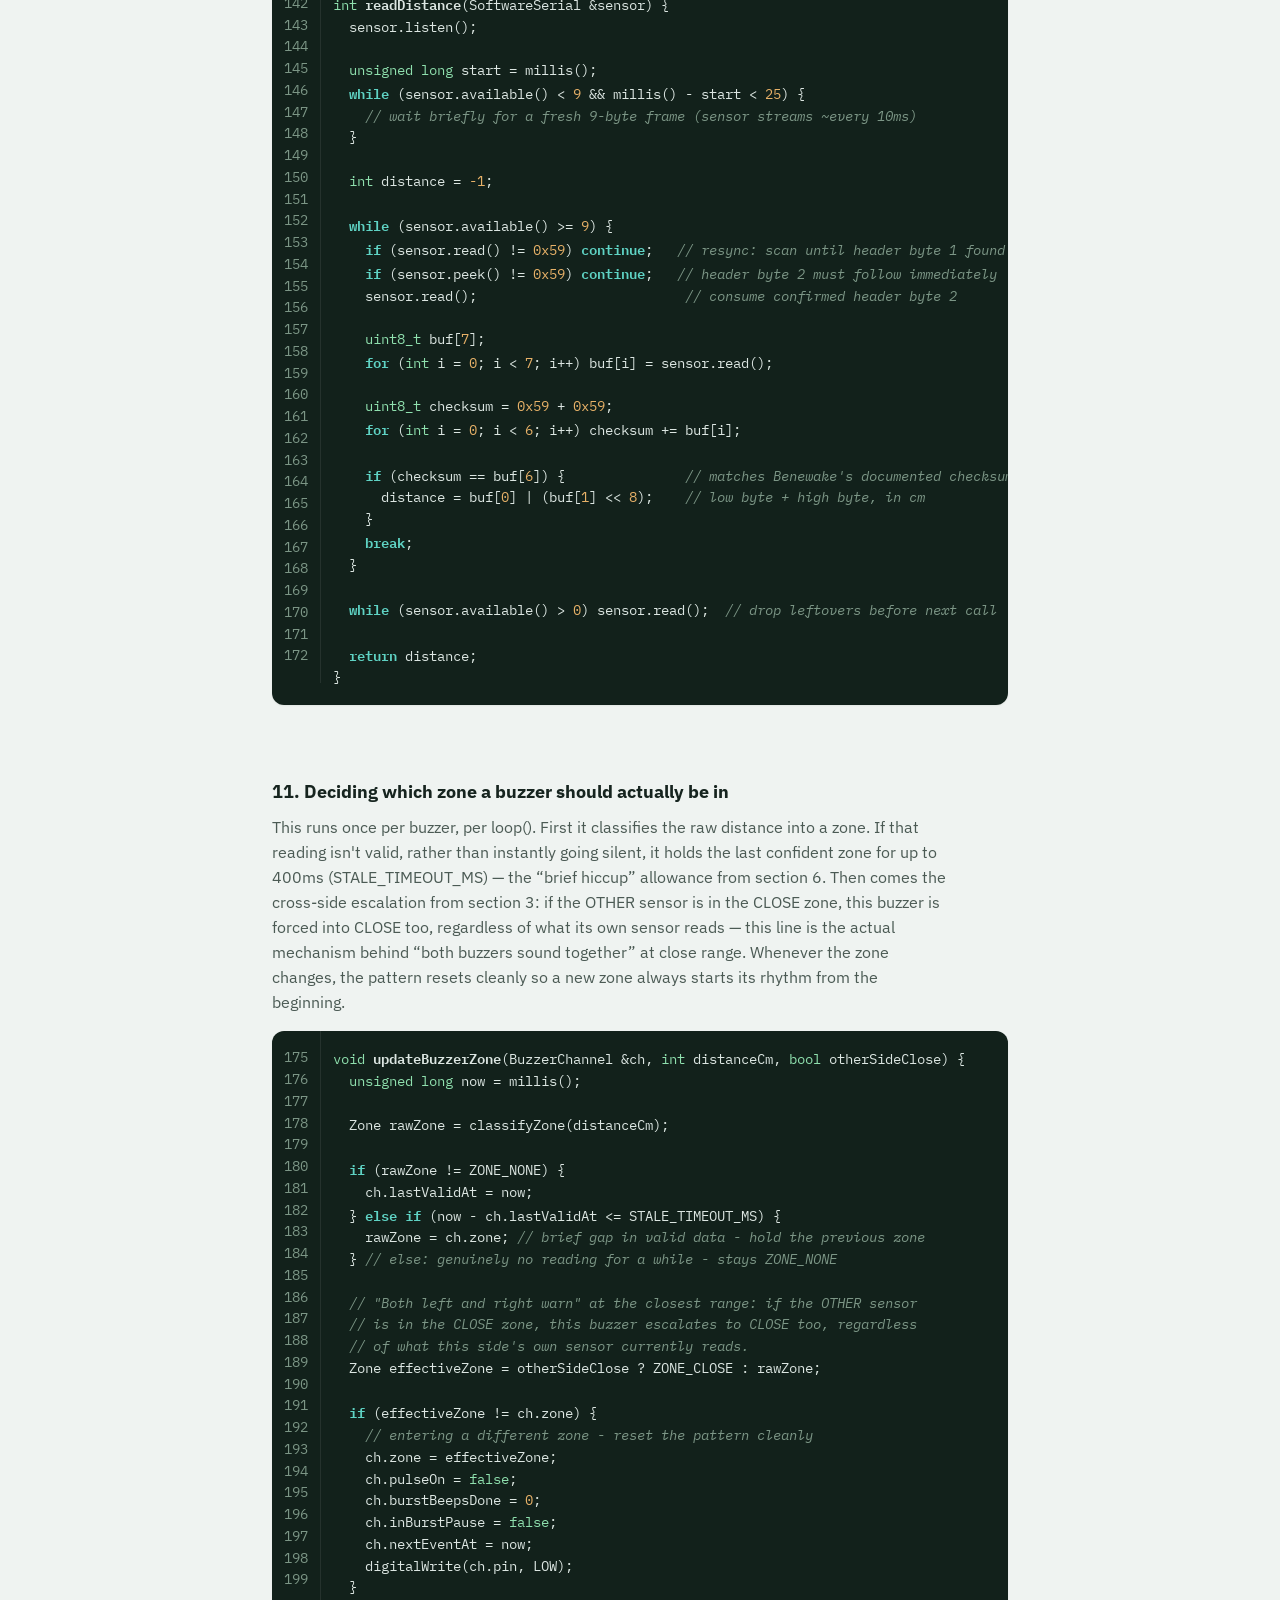
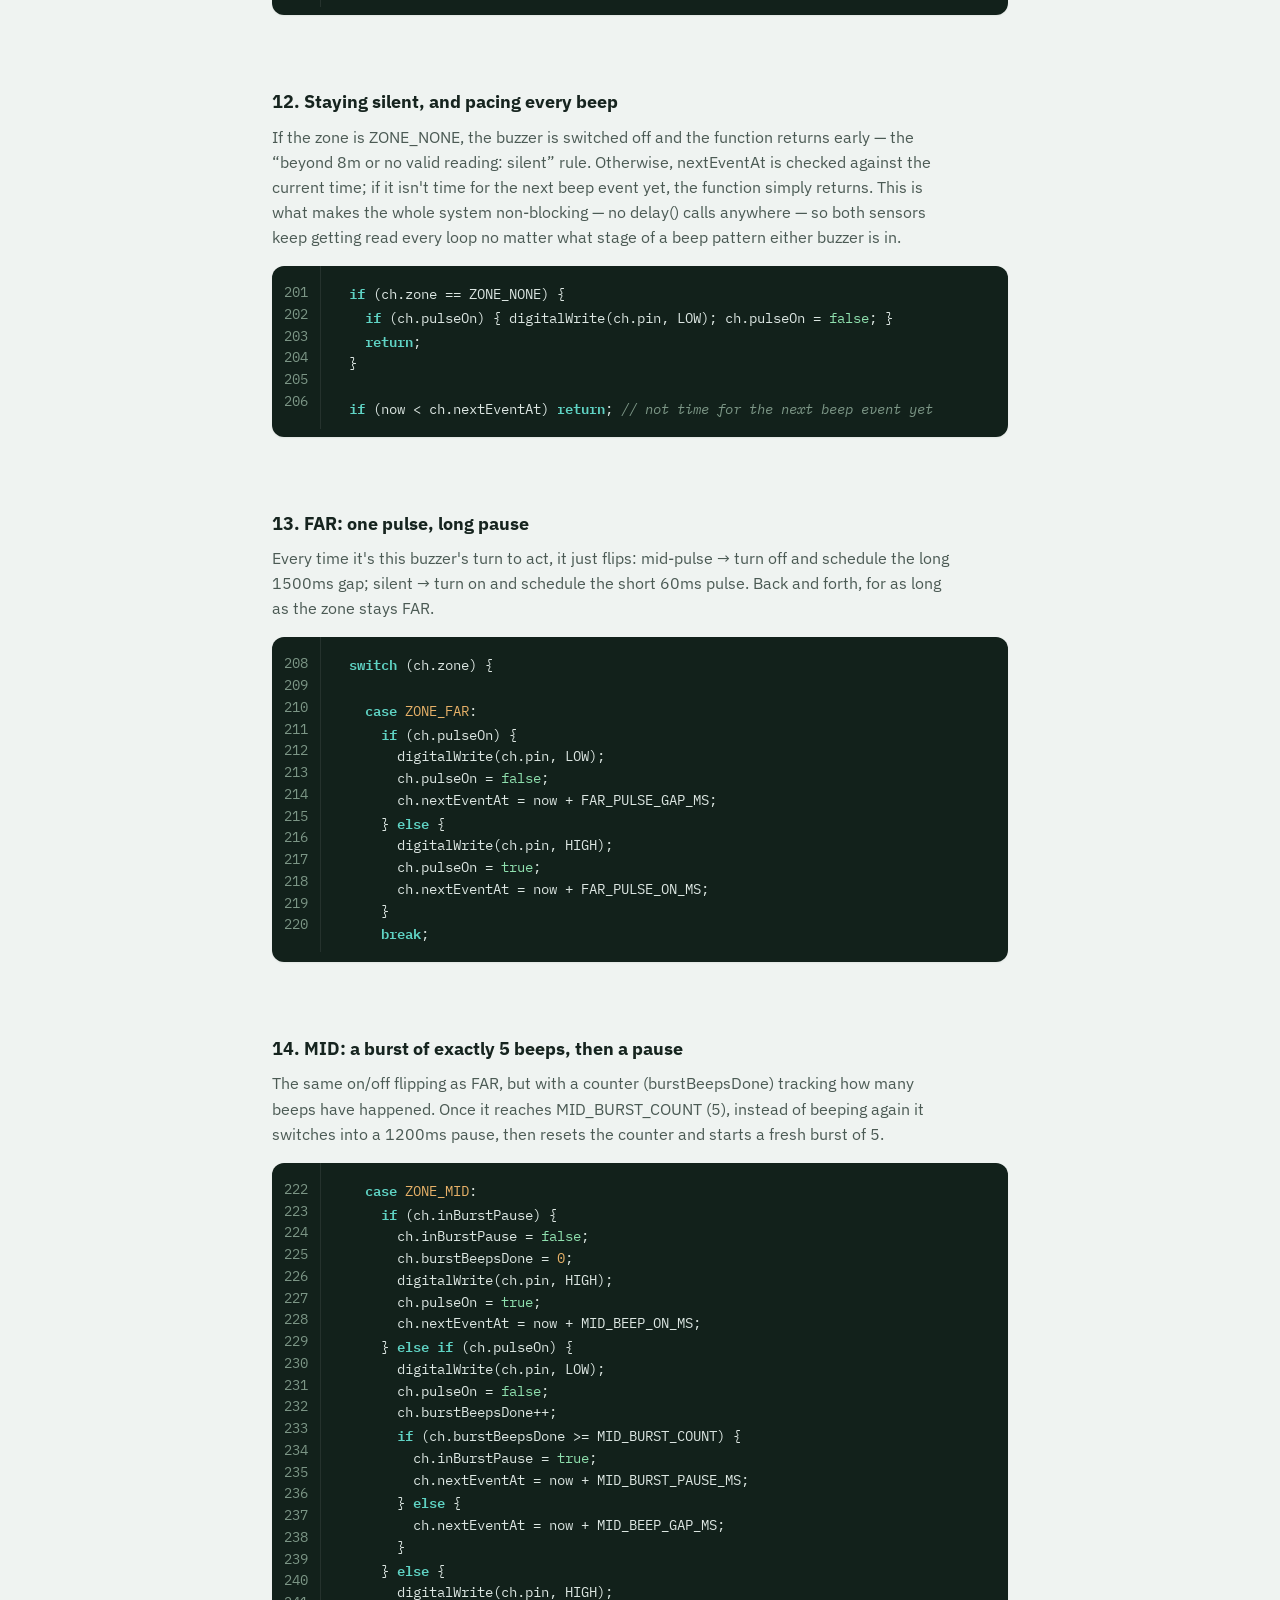
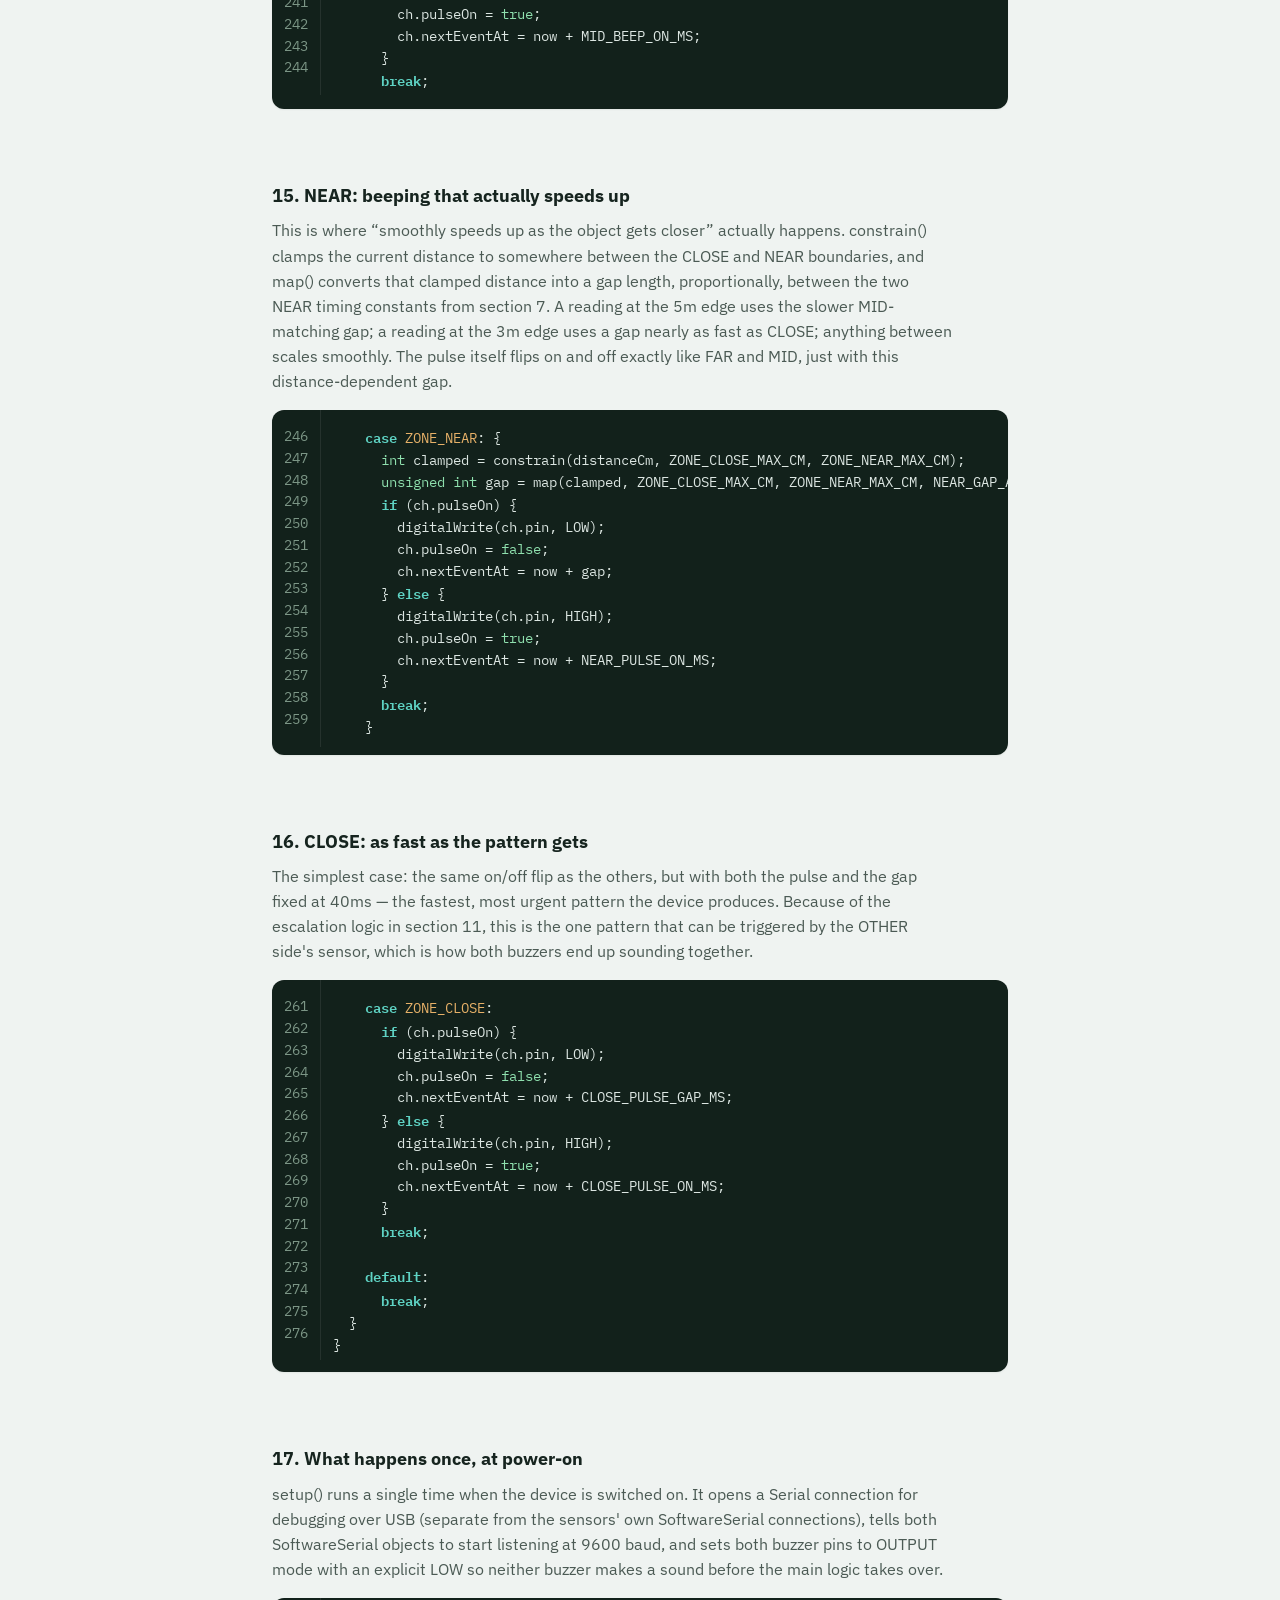
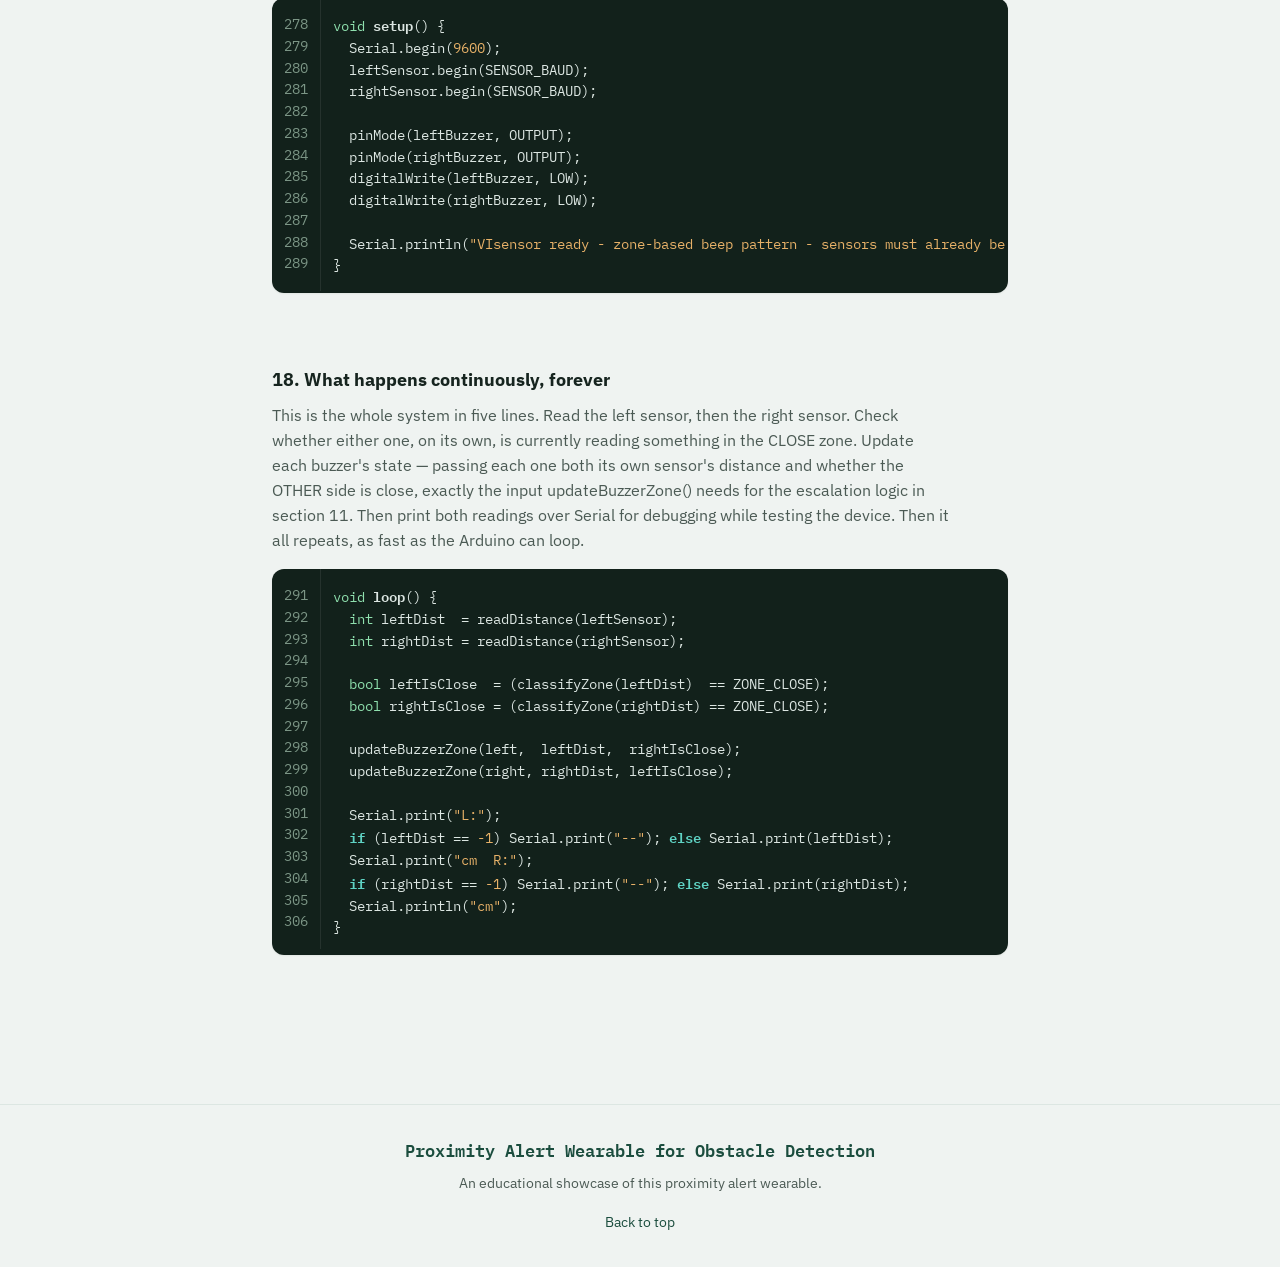
<file: code.html>
<!DOCTYPE html>
<html lang="en">
<head>
<meta charset="UTF-8">
<meta name="viewport" content="width=device-width, initial-scale=1, viewport-fit=cover">
<title>Annotated Firmware — Proximity Alert Wearable</title>
<meta name="description" content="A section-by-section walkthrough of the real Arduino sketch behind the proximity alert wearable, connecting each part of the code to the wiring diagram and the four-zone beep pattern.">
<meta name="theme-color" content="#1B4D3E">

<link rel="preconnect" href="https://fonts.googleapis.com">
<link rel="preconnect" href="https://fonts.gstatic.com" crossorigin>
<link rel="stylesheet" href="https://fonts.googleapis.com/css2?family=IBM+Plex+Mono:wght@400;500;600;700&family=IBM+Plex+Sans:wght@400;500;600;700&display=swap">
<link rel="stylesheet" href="style.css">
</head>
<body id="top">

<a class="skip-link" href="#main-content">Skip to content</a>

<svg xmlns="http://www.w3.org/2000/svg" style="display:none" aria-hidden="true">
  <symbol id="icon-download" viewBox="0 0 24 24" fill="none" stroke="currentColor" stroke-width="1.8" stroke-linecap="round" stroke-linejoin="round">
    <path d="M12 3v12"/>
    <polyline points="7 10 12 15 17 10"/>
    <path d="M4 17v2a2 2 0 0 0 2 2h12a2 2 0 0 0 2-2v-2"/>
  </symbol>
  <symbol id="icon-image" viewBox="0 0 24 24" fill="none" stroke="currentColor" stroke-width="1.8" stroke-linecap="round" stroke-linejoin="round">
    <rect x="3" y="4" width="18" height="16" rx="2"/>
    <circle cx="8.5" cy="9.5" r="1.5" fill="currentColor" stroke="none"/>
    <path d="M21 16l-5.5-5.5a2 2 0 0 0-2.8 0L4 19"/>
  </symbol>
  <symbol id="icon-menu" viewBox="0 0 24 24" fill="none" stroke="currentColor" stroke-width="1.8" stroke-linecap="round">
    <line x1="4" y1="7" x2="20" y2="7"/><line x1="4" y1="12" x2="20" y2="12"/><line x1="4" y1="17" x2="20" y2="17"/>
  </symbol>
  <symbol id="icon-x" viewBox="0 0 24 24" fill="none" stroke="currentColor" stroke-width="1.8" stroke-linecap="round">
    <line x1="5" y1="5" x2="19" y2="19"/><line x1="19" y1="5" x2="5" y2="19"/>
  </symbol>
</svg>

<header class="nav">
  <a class="nav__brand" href="index.html#top">Proximity Alert Wearable</a>

  <nav id="nav-links" class="nav__links">
    <a href="index.html#components">Components</a>
    <a href="index.html#how-it-works">How It Works</a>
    <a href="index.html">Home</a>
  </nav>

  <button class="nav__menu-toggle" id="nav-menu-toggle" aria-label="Toggle navigation menu" aria-expanded="false" aria-controls="nav-links">
    <svg class="icon-menu" aria-hidden="true"><use href="#icon-menu"></use></svg>
    <svg class="icon-x" aria-hidden="true"><use href="#icon-x"></use></svg>
  </button>
</header>

<main id="main-content">
  <section class="section code-hero">
    <div class="container container--narrow">
      <h1 class="section-title">Reading the firmware</h1>
      <p class="section-lead">This is the exact Arduino sketch running on the device — the same code, broken into 18 short sections with plain-language notes tying each part back to the wiring diagram and the four alert zones described on the home page.</p>
      <div class="btn-row">
        <a class="btn btn--primary" href="firmware.ino" download>
          <svg aria-hidden="true"><use href="#icon-download"></use></svg>
          Download firmware.ino
        </a>
        <a class="btn btn--ghost" href="index.html#hero">
          <svg aria-hidden="true"><use href="#icon-image"></use></svg>
          View wiring diagram
        </a>
      </div>
    </div>
  </section>

  <section class="section code-walkthrough">
    <div class="container container--narrow">

      <article class="code-block-group reveal">
        <h3 class="code-block-group__title">1. What this file is</h3>
        <p class="code-block-group__desc">This is the exact sketch running on the Arduino Nano. The header notes it's the second of two sketches: a separate one-time setup sketch has to be run first to reconfigure both TF-Luna sensors to 9600 baud, since that's the speed this sketch expects them to already be talking at. You'll notice the sketch's own comments and debug messages refer to the project internally as &quot;VIsensor&quot; — that's simply the working codename inside the source file itself, shown here exactly as written.</p>
        <div class="codeblock"><table class="codeblocktable"><tr><td class="linenos"><div class="linenodiv"><pre><span class="normal"> 1</span>
<span class="normal"> 2</span>
<span class="normal"> 3</span>
<span class="normal"> 4</span>
<span class="normal"> 5</span>
<span class="normal"> 6</span>
<span class="normal"> 7</span>
<span class="normal"> 8</span>
<span class="normal"> 9</span>
<span class="normal">10</span></pre></div></td><td class="code"><div><pre><span></span><span class="cm">/*</span>
<span class="cm">  ============================================================</span>
<span class="cm">  VIsensor - FINAL Production Sketch (Zone-Based Beep Pattern)</span>
<span class="cm">  Dual TF-Luna obstacle detection with left/right buzzers</span>
<span class="cm">  for a wearable obstacle-warning device</span>
<span class="cm">  ============================================================</span>

<span class="cm">  REQUIRES: both TF-Luna sensors already reconfigured to 9600</span>
<span class="cm">  baud - run VIsensor_Step1_OneTime_BaudSetup.ino ONCE first,</span>
<span class="cm">  if you haven&#39;t already.</span>
</pre></div></td></tr></table></div>

      </article>
      <article class="code-block-group reveal">
        <h3 class="code-block-group__title">2. The beep pattern, in the code's own words</h3>
        <p class="code-block-group__desc">Before any code runs, the sketch documents the same four zones described elsewhere on this site — FAR, MID, NEAR, and CLOSE — plus what happens beyond 8m or with no reading at all. This comment is the spec the rest of the sketch is built to match exactly.</p>
        <div class="codeblock"><table class="codeblocktable"><tr><td class="linenos"><div class="linenodiv"><pre><span class="normal">12</span>
<span class="normal">13</span>
<span class="normal">14</span>
<span class="normal">15</span>
<span class="normal">16</span>
<span class="normal">17</span>
<span class="normal">18</span>
<span class="normal">19</span>
<span class="normal">20</span>
<span class="normal">21</span>
<span class="normal">22</span>
<span class="normal">23</span>
<span class="normal">24</span>
<span class="normal">25</span>
<span class="normal">26</span>
<span class="normal">27</span>
<span class="normal">28</span>
<span class="normal">29</span>
<span class="normal">30</span>
<span class="normal">31</span>
<span class="normal">32</span>
<span class="normal">33</span></pre></div></td><td class="code"><div><pre><span></span><span class="w">  </span><span class="o">------------------------------------------------------------</span>
<span class="w">  </span><span class="n">BEEP</span><span class="w"> </span><span class="n">PATTERN</span><span class="w"> </span><span class="o">-</span><span class="w"> </span><span class="n">per</span><span class="w"> </span><span class="n">client</span><span class="err">&#39;</span><span class="n">s</span><span class="w"> </span><span class="n">latest</span><span class="w"> </span><span class="n">spec</span><span class="w"> </span><span class="p">(</span><span class="mi">4</span><span class="w"> </span><span class="n">distance</span><span class="w"> </span><span class="n">zones</span><span class="p">,</span>
<span class="w">  </span><span class="n">matching</span><span class="w"> </span><span class="n">their</span><span class="w"> </span><span class="n">thesis</span><span class="w"> </span><span class="n">test</span><span class="w"> </span><span class="n">points</span><span class="w"> </span><span class="n">of</span><span class="w"> </span><span class="mi">2</span><span class="n">m</span><span class="w"> </span><span class="o">/</span><span class="w"> </span><span class="mi">4</span><span class="n">m</span><span class="w"> </span><span class="o">/</span><span class="w"> </span><span class="mi">6</span><span class="n">m</span><span class="w"> </span><span class="o">/</span><span class="w"> </span><span class="mi">8</span><span class="n">m</span><span class="p">)</span><span class="o">:</span>
<span class="w">  </span><span class="o">------------------------------------------------------------</span>
<span class="w">    </span><span class="o">~</span><span class="mi">7-8</span><span class="n">m</span><span class="w">  </span><span class="p">(</span><span class="n">FAR</span><span class="p">)</span><span class="w">   </span><span class="o">:</span><span class="w"> </span><span class="n">ONE</span><span class="w"> </span><span class="n">single</span><span class="w"> </span><span class="n">pulse</span><span class="p">,</span><span class="w"> </span><span class="n">then</span><span class="w"> </span><span class="n">a</span><span class="w"> </span><span class="kt">long</span><span class="w"> </span><span class="n">pause</span><span class="p">,</span>
<span class="w">                     </span><span class="n">repeating</span><span class="w"> </span><span class="o">-</span><span class="w"> </span><span class="n">a</span><span class="w"> </span><span class="n">sparse</span><span class="w"> </span><span class="s">&quot;ping&quot;</span><span class="w"> </span><span class="n">warning</span><span class="w"> </span><span class="n">that</span>
<span class="w">                     </span><span class="n">something</span><span class="w"> </span><span class="n">is</span><span class="w"> </span><span class="n">there</span><span class="p">.</span><span class="w"> </span><span class="n">Side</span><span class="o">-</span><span class="n">specific</span><span class="w"> </span><span class="p">(</span><span class="n">only</span>
<span class="w">                     </span><span class="n">the</span><span class="w"> </span><span class="n">side</span><span class="w"> </span><span class="n">that</span><span class="w"> </span><span class="n">detected</span><span class="w"> </span><span class="n">it</span><span class="w"> </span><span class="n">beeps</span><span class="p">).</span>
<span class="w">    </span><span class="o">~</span><span class="mi">5-7</span><span class="n">m</span><span class="w">  </span><span class="p">(</span><span class="n">MID</span><span class="p">)</span><span class="w">   </span><span class="o">:</span><span class="w"> </span><span class="n">a</span><span class="w"> </span><span class="n">burst</span><span class="w"> </span><span class="n">of</span><span class="w"> </span><span class="n">exactly</span><span class="w"> </span><span class="mi">5</span><span class="w"> </span><span class="n">beeps</span><span class="w"> </span><span class="n">at</span><span class="w"> </span><span class="n">a</span><span class="w"> </span><span class="n">moderate</span><span class="p">,</span>
<span class="w">                     </span><span class="s">&quot;not too fast&quot;</span><span class="w"> </span><span class="n">pace</span><span class="p">,</span><span class="w"> </span><span class="n">then</span><span class="w"> </span><span class="n">a</span><span class="w"> </span><span class="n">pause</span><span class="w"> </span><span class="n">before</span>
<span class="w">                     </span><span class="n">the</span><span class="w"> </span><span class="n">burst</span><span class="w"> </span><span class="n">repeats</span><span class="p">.</span><span class="w"> </span><span class="n">Side</span><span class="o">-</span><span class="n">specific</span><span class="p">.</span>
<span class="w">    </span><span class="o">~</span><span class="mi">3-5</span><span class="n">m</span><span class="w">  </span><span class="p">(</span><span class="n">NEAR</span><span class="p">)</span><span class="w">  </span><span class="o">:</span><span class="w"> </span><span class="n">continuous</span><span class="w"> </span><span class="n">beeping</span><span class="w"> </span><span class="n">that</span><span class="w"> </span><span class="n">smoothly</span><span class="w"> </span><span class="n">speeds</span>
<span class="w">                     </span><span class="n">up</span><span class="w"> </span><span class="n">as</span><span class="w"> </span><span class="n">the</span><span class="w"> </span><span class="n">object</span><span class="w"> </span><span class="n">gets</span><span class="w"> </span><span class="n">closer</span><span class="w"> </span><span class="p">(</span><span class="n">from</span><span class="w"> </span><span class="n">the</span>
<span class="w">                     </span><span class="n">MID</span><span class="w"> </span><span class="n">zone</span><span class="err">&#39;</span><span class="n">s</span><span class="w"> </span><span class="n">pace</span><span class="w"> </span><span class="n">down</span><span class="w"> </span><span class="n">toward</span><span class="w"> </span><span class="n">the</span><span class="w"> </span><span class="n">CLOSE</span>
<span class="w">                     </span><span class="n">zone</span><span class="err">&#39;</span><span class="n">s</span><span class="w"> </span><span class="n">pace</span><span class="p">).</span><span class="w"> </span><span class="n">Side</span><span class="o">-</span><span class="n">specific</span><span class="p">.</span>
<span class="w">    </span><span class="o">&lt;=</span><span class="mi">3</span><span class="n">m</span><span class="w">   </span><span class="p">(</span><span class="n">CLOSE</span><span class="p">)</span><span class="w"> </span><span class="o">:</span><span class="w"> </span><span class="n">very</span><span class="w"> </span><span class="n">fast</span><span class="w"> </span><span class="n">continuous</span><span class="w"> </span><span class="n">beeping</span><span class="p">.</span><span class="w"> </span><span class="n">BOTH</span>
<span class="w">                     </span><span class="n">buzzers</span><span class="w"> </span><span class="n">sound</span><span class="w"> </span><span class="n">together</span><span class="w"> </span><span class="n">here</span><span class="p">,</span><span class="w"> </span><span class="n">even</span><span class="w"> </span><span class="k">if</span><span class="w"> </span><span class="n">only</span>
<span class="w">                     </span><span class="n">ONE</span><span class="w"> </span><span class="n">side</span><span class="err">&#39;</span><span class="n">s</span><span class="w"> </span><span class="n">sensor</span><span class="w"> </span><span class="n">is</span><span class="w"> </span><span class="n">the</span><span class="w"> </span><span class="n">one</span><span class="w"> </span><span class="n">detecting</span><span class="w"> </span><span class="n">the</span>
<span class="w">                     </span><span class="n">close</span><span class="w"> </span><span class="n">object</span><span class="w"> </span><span class="o">-</span><span class="w"> </span><span class="n">at</span><span class="w"> </span><span class="k">this</span><span class="w"> </span><span class="n">range</span><span class="w"> </span><span class="n">the</span><span class="w"> </span><span class="n">client</span>
<span class="w">                     </span><span class="n">wants</span><span class="w"> </span><span class="n">a</span><span class="w"> </span><span class="n">full</span><span class="w"> </span><span class="n">alert</span><span class="w"> </span><span class="n">rather</span><span class="w"> </span><span class="n">than</span><span class="w"> </span><span class="n">a</span>
<span class="w">                     </span><span class="n">side</span><span class="o">-</span><span class="n">specific</span><span class="w"> </span><span class="n">one</span><span class="p">.</span>
<span class="w">    </span><span class="o">&gt;</span><span class="mi">8</span><span class="n">m</span><span class="w"> </span><span class="k">or</span><span class="w"> </span><span class="n">no</span><span class="w"> </span><span class="n">valid</span><span class="w"> </span><span class="n">reading</span><span class="o">:</span><span class="w"> </span><span class="n">silent</span><span class="p">.</span>
</pre></div></td></tr></table></div>

      </article>
      <article class="code-block-group reveal">
        <h3 class="code-block-group__title">3. Two decisions the author flagged for the client</h3>
        <p class="code-block-group__desc">The client gave four reference distances (2/4/6/8m) but not the exact edges between zones, so the code splits the difference — placing the boundaries at the midpoints: 3m, 5m, and 7m. It also spells out exactly how “both buzzers together” works at close range: if either sensor detects something within the CLOSE zone, both buzzers switch to the fast CLOSE pattern, even if the other sensor itself isn't reading anything close. Both are written as single, easy-to-move constants in case testing shows they need adjusting.</p>
        <div class="codeblock"><table class="codeblocktable"><tr><td class="linenos"><div class="linenodiv"><pre><span class="normal">35</span>
<span class="normal">36</span>
<span class="normal">37</span>
<span class="normal">38</span>
<span class="normal">39</span>
<span class="normal">40</span>
<span class="normal">41</span>
<span class="normal">42</span>
<span class="normal">43</span>
<span class="normal">44</span>
<span class="normal">45</span>
<span class="normal">46</span>
<span class="normal">47</span></pre></div></td><td class="code"><div><pre><span></span><span class="w">  </span><span class="n">ASSUMPTION</span><span class="w"> </span><span class="n">FLAGGED</span><span class="w"> </span><span class="err">#</span><span class="mi">1</span><span class="o">:</span><span class="w"> </span><span class="n">the</span><span class="w"> </span><span class="n">client</span><span class="w"> </span><span class="n">gave</span><span class="w"> </span><span class="mi">4</span><span class="w"> </span><span class="n">reference</span><span class="w"> </span><span class="n">distances</span>
<span class="w">  </span><span class="p">(</span><span class="mi">2</span><span class="o">/</span><span class="mi">4</span><span class="o">/</span><span class="mi">6</span><span class="o">/</span><span class="mi">8</span><span class="n">m</span><span class="p">)</span><span class="w"> </span><span class="n">but</span><span class="w"> </span><span class="k">not</span><span class="w"> </span><span class="n">exact</span><span class="w"> </span><span class="n">zone</span><span class="w"> </span><span class="n">edges</span><span class="p">.</span><span class="w"> </span><span class="n">This</span><span class="w"> </span><span class="n">code</span><span class="w"> </span><span class="n">splits</span><span class="w"> </span><span class="n">zones</span>
<span class="w">  </span><span class="n">at</span><span class="w"> </span><span class="n">the</span><span class="w"> </span><span class="n">midpoint</span><span class="w"> </span><span class="n">between</span><span class="w"> </span><span class="n">each</span><span class="w"> </span><span class="n">pair</span><span class="w"> </span><span class="p">(</span><span class="mi">7</span><span class="n">m</span><span class="p">,</span><span class="w"> </span><span class="mi">5</span><span class="n">m</span><span class="p">,</span><span class="w"> </span><span class="mi">3</span><span class="n">m</span><span class="p">).</span><span class="w"> </span><span class="n">If</span><span class="w"> </span><span class="n">testing</span>
<span class="w">  </span><span class="n">shows</span><span class="w"> </span><span class="n">a</span><span class="w"> </span><span class="n">transition</span><span class="w"> </span><span class="n">feels</span><span class="w"> </span><span class="n">off</span><span class="p">,</span><span class="w"> </span><span class="n">these</span><span class="w"> </span><span class="n">are</span><span class="w"> </span><span class="n">single</span><span class="w"> </span><span class="n">constants</span><span class="w"> </span><span class="n">to</span>
<span class="w">  </span><span class="n">move</span><span class="w"> </span><span class="o">-</span><span class="w"> </span><span class="n">see</span><span class="w"> </span><span class="n">the</span><span class="w"> </span><span class="n">ZONE_</span><span class="p">...</span><span class="n">_MAX_CM</span><span class="w"> </span><span class="n">block</span><span class="w"> </span><span class="n">below</span><span class="p">.</span>

<span class="w">  </span><span class="n">ASSUMPTION</span><span class="w"> </span><span class="n">FLAGGED</span><span class="w"> </span><span class="err">#</span><span class="mi">2</span><span class="o">:</span><span class="w"> </span><span class="s">&quot;both left and right warning&quot;</span><span class="w"> </span><span class="n">at</span><span class="w"> </span><span class="mi">2</span><span class="n">m</span>
<span class="w">  </span><span class="n">is</span><span class="w"> </span><span class="n">implemented</span><span class="w"> </span><span class="n">as</span><span class="w"> </span><span class="o">-</span><span class="w"> </span><span class="k">if</span><span class="w"> </span><span class="n">EITHER</span><span class="w"> </span><span class="n">sensor</span><span class="w"> </span><span class="n">detects</span><span class="w"> </span><span class="n">something</span>
<span class="w">  </span><span class="n">within</span><span class="w"> </span><span class="n">the</span><span class="w"> </span><span class="n">CLOSE</span><span class="w"> </span><span class="n">zone</span><span class="p">,</span><span class="w"> </span><span class="n">BOTH</span><span class="w"> </span><span class="n">buzzers</span><span class="w"> </span><span class="k">switch</span><span class="w"> </span><span class="n">to</span><span class="w"> </span><span class="n">the</span><span class="w"> </span><span class="n">fast</span><span class="w"> </span><span class="n">CLOSE</span>
<span class="w">  </span><span class="n">pattern</span><span class="p">,</span><span class="w"> </span><span class="n">regardless</span><span class="w"> </span><span class="n">of</span><span class="w"> </span><span class="n">what</span><span class="w"> </span><span class="n">the</span><span class="w"> </span><span class="n">other</span><span class="w"> </span><span class="n">sensor</span><span class="w"> </span><span class="n">itself</span><span class="w"> </span><span class="n">reads</span><span class="p">.</span>
<span class="w">  </span><span class="n">If</span><span class="w"> </span><span class="n">instead</span><span class="w"> </span><span class="n">you</span><span class="w"> </span><span class="n">only</span><span class="w"> </span><span class="n">want</span><span class="w"> </span><span class="n">both</span><span class="w"> </span><span class="n">buzzing</span><span class="w"> </span><span class="n">when</span><span class="w"> </span><span class="n">BOTH</span><span class="w"> </span><span class="n">sensors</span>
<span class="w">  </span><span class="n">independently</span><span class="w"> </span><span class="n">detect</span><span class="w"> </span><span class="n">something</span><span class="w"> </span><span class="n">close</span><span class="p">,</span><span class="w"> </span><span class="n">say</span><span class="w"> </span><span class="n">so</span><span class="w"> </span><span class="o">-</span><span class="w"> </span><span class="n">it</span><span class="err">&#39;</span><span class="n">s</span><span class="w"> </span><span class="n">a</span><span class="w"> </span><span class="n">small</span>
<span class="w">  </span><span class="n">change</span><span class="w"> </span><span class="n">in</span><span class="w"> </span><span class="n">updateBuzzerZone</span><span class="p">()</span><span class="err">&#39;</span><span class="n">s</span><span class="w"> </span><span class="n">otherSideClose</span><span class="w"> </span><span class="n">logic</span><span class="p">.</span>
</pre></div></td></tr></table></div>

      </article>
      <article class="code-block-group reveal">
        <h3 class="code-block-group__title">4. Why digitalWrite() instead of tone()</h3>
        <p class="code-block-group__desc">Arduino's built-in tone() function can only drive one pin at a time on this chip — calling it for a second buzzer would silently cut off the first. Since the CLOSE zone needs both buzzers sounding at once, the sketch pulses each buzzer pin on and off manually with digitalWrite() instead, which has no such limit. That only works because both buzzers are active buzzers (they sound as soon as they're powered), matching the hardware on this site. The last line is a reminder to double-check pin numbers against the physical build — left buzzer on D4, right buzzer on D5, exactly as wired in the diagram above.</p>
        <div class="codeblock"><table class="codeblocktable"><tr><td class="linenos"><div class="linenodiv"><pre><span class="normal">49</span>
<span class="normal">50</span>
<span class="normal">51</span>
<span class="normal">52</span>
<span class="normal">53</span>
<span class="normal">54</span>
<span class="normal">55</span>
<span class="normal">56</span>
<span class="normal">57</span>
<span class="normal">58</span>
<span class="normal">59</span>
<span class="normal">60</span>
<span class="normal">61</span></pre></div></td><td class="code"><div><pre><span></span><span class="w">  </span><span class="n">WHY</span><span class="w"> </span><span class="n">digitalWrite</span><span class="p">()</span><span class="w"> </span><span class="n">FOR</span><span class="w"> </span><span class="n">THE</span><span class="w"> </span><span class="n">BUZZERS</span><span class="p">,</span><span class="w"> </span><span class="n">NOT</span><span class="w"> </span><span class="n">tone</span><span class="p">()</span><span class="o">:</span>
<span class="w">  </span><span class="n">The</span><span class="w"> </span><span class="n">stock</span><span class="w"> </span><span class="n">Arduino</span><span class="w"> </span><span class="n">tone</span><span class="p">()</span><span class="w"> </span><span class="n">function</span><span class="w"> </span><span class="n">can</span><span class="w"> </span><span class="n">only</span><span class="w"> </span><span class="n">drive</span><span class="w"> </span><span class="n">ONE</span><span class="w"> </span><span class="n">pin</span><span class="w"> </span><span class="n">at</span><span class="w"> </span><span class="n">a</span>
<span class="w">  </span><span class="n">time</span><span class="w"> </span><span class="n">on</span><span class="w"> </span><span class="n">an</span><span class="w"> </span><span class="n">ATmega328</span><span class="w"> </span><span class="p">(</span><span class="n">Uno</span><span class="o">/</span><span class="n">Nano</span><span class="p">)</span><span class="w"> </span><span class="o">-</span><span class="w"> </span><span class="n">calling</span><span class="w"> </span><span class="n">it</span><span class="w"> </span><span class="n">on</span><span class="w"> </span><span class="n">a</span><span class="w"> </span><span class="n">second</span><span class="w"> </span><span class="n">pin</span>
<span class="w">  </span><span class="n">silently</span><span class="w"> </span><span class="n">cuts</span><span class="w"> </span><span class="n">off</span><span class="w"> </span><span class="n">the</span><span class="w"> </span><span class="n">first</span><span class="p">.</span><span class="w"> </span><span class="n">Since</span><span class="w"> </span><span class="n">both</span><span class="w"> </span><span class="n">buzzers</span><span class="w"> </span><span class="n">need</span><span class="w"> </span><span class="n">to</span><span class="w"> </span><span class="n">be</span>
<span class="w">  </span><span class="n">able</span><span class="w"> </span><span class="n">to</span><span class="w"> </span><span class="n">sound</span><span class="w"> </span><span class="n">together</span><span class="w"> </span><span class="p">(</span><span class="n">CLOSE</span><span class="w"> </span><span class="n">zone</span><span class="p">),</span><span class="w"> </span><span class="k">this</span><span class="w"> </span><span class="n">sketch</span><span class="w"> </span><span class="n">pulses</span><span class="w"> </span><span class="n">each</span>
<span class="w">  </span><span class="n">buzzer</span><span class="w"> </span><span class="n">pin</span><span class="w"> </span><span class="n">independently</span><span class="w"> </span><span class="n">with</span><span class="w"> </span><span class="n">digitalWrite</span><span class="p">(),</span><span class="w"> </span><span class="n">which</span><span class="w"> </span><span class="n">has</span><span class="w"> </span><span class="n">no</span>
<span class="w">  </span><span class="n">such</span><span class="w"> </span><span class="n">limitation</span><span class="p">.</span><span class="w"> </span><span class="n">This</span><span class="w"> </span><span class="n">assumes</span><span class="w"> </span><span class="n">ACTIVE</span><span class="w"> </span><span class="n">buzzers</span><span class="w"> </span><span class="p">(</span><span class="n">they</span><span class="w"> </span><span class="n">sound</span><span class="w"> </span><span class="n">as</span>
<span class="w">  </span><span class="n">soon</span><span class="w"> </span><span class="n">as</span><span class="w"> </span><span class="n">they</span><span class="w"> </span><span class="n">get</span><span class="w"> </span><span class="n">power</span><span class="p">)</span><span class="w"> </span><span class="o">-</span><span class="w"> </span><span class="n">say</span><span class="w"> </span><span class="n">so</span><span class="w"> </span><span class="k">if</span><span class="w"> </span><span class="n">yours</span><span class="w"> </span><span class="n">are</span><span class="w"> </span><span class="n">passive</span><span class="w"> </span><span class="n">piezo</span>
<span class="w">  </span><span class="n">buzzers</span><span class="w"> </span><span class="n">instead</span><span class="p">,</span><span class="w"> </span><span class="n">since</span><span class="w"> </span><span class="n">that</span><span class="w"> </span><span class="n">needs</span><span class="w"> </span><span class="n">a</span><span class="w"> </span><span class="n">different</span><span class="w"> </span><span class="n">approach</span><span class="p">.</span>

<span class="w">  </span><span class="n">PIN</span><span class="w"> </span><span class="n">NOTE</span><span class="o">:</span><span class="w"> </span><span class="n">Left</span><span class="w"> </span><span class="n">buzzer</span><span class="w"> </span><span class="o">=</span><span class="w"> </span><span class="n">D4</span><span class="p">,</span><span class="w"> </span><span class="n">Right</span><span class="w"> </span><span class="n">buzzer</span><span class="w"> </span><span class="o">=</span><span class="w"> </span><span class="n">D5</span><span class="p">,</span><span class="w"> </span><span class="n">per</span><span class="w"> </span><span class="n">your</span><span class="w"> </span><span class="n">most</span>
<span class="w">  </span><span class="n">recent</span><span class="w"> </span><span class="n">wiring</span><span class="w"> </span><span class="n">list</span><span class="w"> </span><span class="o">-</span><span class="w"> </span><span class="kt">double</span><span class="w"> </span><span class="n">check</span><span class="w"> </span><span class="n">against</span><span class="w"> </span><span class="n">the</span><span class="w"> </span><span class="n">physical</span><span class="w"> </span><span class="n">device</span><span class="p">.</span>
<span class="w">  </span><span class="o">============================================================</span>
</pre></div></td></tr></table></div>

      </article>
      <article class="code-block-group reveal">
        <h3 class="code-block-group__title">5. Pin assignments — the code's version of the wiring diagram</h3>
        <p class="code-block-group__desc">SoftwareSerial lets the Arduino talk to a serial device on any two pins, since the Nano's one built-in hardware serial port is already used for the USB/debug connection in setup() below. Each TF-Luna gets its own SoftwareSerial object, and the pin numbers match the diagram exactly: the left sensor's RX/TX are D2 and D3, the right sensor's are D6 and D7, the left buzzer is D4, and the right buzzer is D5.</p>
        <div class="codeblock"><table class="codeblocktable"><tr><td class="linenos"><div class="linenodiv"><pre><span class="normal">64</span>
<span class="normal">65</span>
<span class="normal">66</span>
<span class="normal">67</span>
<span class="normal">68</span>
<span class="normal">69</span>
<span class="normal">70</span>
<span class="normal">71</span></pre></div></td><td class="code"><div><pre><span></span><span class="cp">#include</span><span class="w"> </span><span class="cpf">&lt;SoftwareSerial.h&gt;</span>

<span class="c1">// ---------------- PIN ASSIGNMENTS ----------------</span>
<span class="n">SoftwareSerial</span><span class="w"> </span><span class="nf">leftSensor</span><span class="p">(</span><span class="mi">2</span><span class="p">,</span><span class="w"> </span><span class="mi">3</span><span class="p">);</span><span class="w">   </span><span class="c1">// Left TF-Luna:  RX=D2, TX=D3</span>
<span class="n">SoftwareSerial</span><span class="w"> </span><span class="nf">rightSensor</span><span class="p">(</span><span class="mi">6</span><span class="p">,</span><span class="w"> </span><span class="mi">7</span><span class="p">);</span><span class="w">  </span><span class="c1">// Right TF-Luna: RX=D6, TX=D7</span>

<span class="k">const</span><span class="w"> </span><span class="kt">int</span><span class="w"> </span><span class="n">leftBuzzer</span><span class="w">  </span><span class="o">=</span><span class="w"> </span><span class="mi">4</span><span class="p">;</span>
<span class="k">const</span><span class="w"> </span><span class="kt">int</span><span class="w"> </span><span class="n">rightBuzzer</span><span class="w"> </span><span class="o">=</span><span class="w"> </span><span class="mi">5</span><span class="p">;</span>
</pre></div></td></tr></table></div>

      </article>
      <article class="code-block-group reveal">
        <h3 class="code-block-group__title">6. Turning the beep-pattern spec into numbers</h3>
        <p class="code-block-group__desc">SENSOR_BAUD confirms the 9600 baud rate both sensors must already be set to. STALE_TIMEOUT_MS is a small safety net: if a sensor stops giving valid readings for less than 400ms, the code treats it as a brief hiccup rather than instantly going silent (more on that in section 11). The four ZONE_..._MAX_CM constants are the exact numeric boundaries from section 2 — 300cm, 500cm, 700cm, and 800cm — turning “3m / 5m / 7m / 8m” into the centimeter values classifyZone() actually compares against.</p>
        <div class="codeblock"><table class="codeblocktable"><tr><td class="linenos"><div class="linenodiv"><pre><span class="normal">73</span>
<span class="normal">74</span>
<span class="normal">75</span>
<span class="normal">76</span>
<span class="normal">77</span>
<span class="normal">78</span>
<span class="normal">79</span>
<span class="normal">80</span>
<span class="normal">81</span>
<span class="normal">82</span>
<span class="normal">83</span>
<span class="normal">84</span>
<span class="normal">85</span></pre></div></td><td class="code"><div><pre><span></span><span class="c1">// ---------------- SENSOR SETTINGS ----------------</span>
<span class="k">const</span><span class="w"> </span><span class="kt">unsigned</span><span class="w"> </span><span class="kt">long</span><span class="w"> </span><span class="n">SENSOR_BAUD</span><span class="w"> </span><span class="o">=</span><span class="w"> </span><span class="mi">9600</span><span class="p">;</span><span class="w">      </span><span class="c1">// sensors must already be set to this</span>
<span class="k">const</span><span class="w"> </span><span class="kt">unsigned</span><span class="w"> </span><span class="kt">long</span><span class="w"> </span><span class="n">STALE_TIMEOUT_MS</span><span class="w"> </span><span class="o">=</span><span class="w"> </span><span class="mi">400</span><span class="p">;</span><span class="w">  </span><span class="c1">// if a sensor gives no valid reading</span>
<span class="w">                                              </span><span class="c1">// for this long, its zone clears to</span>
<span class="w">                                              </span><span class="c1">// NONE instead of staying stuck</span>

<span class="c1">// ---------------- ZONE BOUNDARIES (centimeters) ----------------</span>
<span class="c1">// Edges sit at the midpoint between the client&#39;s 2/4/6/8m test points.</span>
<span class="k">const</span><span class="w"> </span><span class="kt">int</span><span class="w"> </span><span class="n">ZONE_CLOSE_MAX_CM</span><span class="w"> </span><span class="o">=</span><span class="w"> </span><span class="mi">300</span><span class="p">;</span><span class="w">  </span><span class="c1">// &lt;=300cm   (&lt;=3m)   -&gt; CLOSE</span>
<span class="k">const</span><span class="w"> </span><span class="kt">int</span><span class="w"> </span><span class="n">ZONE_NEAR_MAX_CM</span><span class="w">  </span><span class="o">=</span><span class="w"> </span><span class="mi">500</span><span class="p">;</span><span class="w">  </span><span class="c1">// 301-500cm (3-5m)   -&gt; NEAR</span>
<span class="k">const</span><span class="w"> </span><span class="kt">int</span><span class="w"> </span><span class="n">ZONE_MID_MAX_CM</span><span class="w">   </span><span class="o">=</span><span class="w"> </span><span class="mi">700</span><span class="p">;</span><span class="w">  </span><span class="c1">// 501-700cm (5-7m)   -&gt; MID</span>
<span class="k">const</span><span class="w"> </span><span class="kt">int</span><span class="w"> </span><span class="n">ZONE_FAR_MAX_CM</span><span class="w">   </span><span class="o">=</span><span class="w"> </span><span class="mi">800</span><span class="p">;</span><span class="w">  </span><span class="c1">// 701-800cm (7-8m)   -&gt; FAR</span>
<span class="w">                                     </span><span class="c1">// &gt;800cm             -&gt; NONE (out of range)</span>
</pre></div></td></tr></table></div>

      </article>
      <article class="code-block-group reveal">
        <h3 class="code-block-group__title">7. The timing behind each zone's beep pattern</h3>
        <p class="code-block-group__desc">Each zone's rhythm is just numbers of milliseconds. FAR is a short 60ms pulse followed by a long 1500ms pause. MID beeps for 70ms with 220ms gaps, repeated for a burst of exactly 5 beeps (MID_BURST_COUNT), then pauses 1200ms before the burst repeats. NEAR doesn't have one fixed gap — it defines the gap at each edge of the zone (220ms at 5m, matching MID's pace, down to 80ms at 3m, approaching CLOSE's pace) and interpolates between them, which is what produces the “smoothly speeds up” effect. CLOSE is the fastest and simplest: a 40ms pulse and a 40ms gap, repeating continuously.</p>
        <div class="codeblock"><table class="codeblocktable"><tr><td class="linenos"><div class="linenodiv"><pre><span class="normal"> 87</span>
<span class="normal"> 88</span>
<span class="normal"> 89</span>
<span class="normal"> 90</span>
<span class="normal"> 91</span>
<span class="normal"> 92</span>
<span class="normal"> 93</span>
<span class="normal"> 94</span>
<span class="normal"> 95</span>
<span class="normal"> 96</span>
<span class="normal"> 97</span>
<span class="normal"> 98</span>
<span class="normal"> 99</span>
<span class="normal">100</span>
<span class="normal">101</span>
<span class="normal">102</span>
<span class="normal">103</span>
<span class="normal">104</span>
<span class="normal">105</span></pre></div></td><td class="code"><div><pre><span></span><span class="c1">// ---------------- BEEP TIMING PER ZONE ----------------</span>
<span class="c1">// FAR: one sparse pulse, long pause, repeat</span>
<span class="k">const</span><span class="w"> </span><span class="kt">unsigned</span><span class="w"> </span><span class="kt">int</span><span class="w"> </span><span class="n">FAR_PULSE_ON_MS</span><span class="w">  </span><span class="o">=</span><span class="w"> </span><span class="mi">60</span><span class="p">;</span>
<span class="k">const</span><span class="w"> </span><span class="kt">unsigned</span><span class="w"> </span><span class="kt">int</span><span class="w"> </span><span class="n">FAR_PULSE_GAP_MS</span><span class="w"> </span><span class="o">=</span><span class="w"> </span><span class="mi">1500</span><span class="p">;</span>

<span class="c1">// MID: a burst of exactly 5 beeps at a moderate pace, then a pause</span>
<span class="k">const</span><span class="w"> </span><span class="kt">unsigned</span><span class="w"> </span><span class="kt">int</span><span class="w"> </span><span class="n">MID_BEEP_ON_MS</span><span class="w">     </span><span class="o">=</span><span class="w"> </span><span class="mi">70</span><span class="p">;</span>
<span class="k">const</span><span class="w"> </span><span class="kt">unsigned</span><span class="w"> </span><span class="kt">int</span><span class="w"> </span><span class="n">MID_BEEP_GAP_MS</span><span class="w">    </span><span class="o">=</span><span class="w"> </span><span class="mi">220</span><span class="p">;</span>
<span class="k">const</span><span class="w"> </span><span class="kt">int</span><span class="w">          </span><span class="n">MID_BURST_COUNT</span><span class="w">    </span><span class="o">=</span><span class="w"> </span><span class="mi">5</span><span class="p">;</span>
<span class="k">const</span><span class="w"> </span><span class="kt">unsigned</span><span class="w"> </span><span class="kt">int</span><span class="w"> </span><span class="n">MID_BURST_PAUSE_MS</span><span class="w"> </span><span class="o">=</span><span class="w"> </span><span class="mi">1200</span><span class="p">;</span>

<span class="c1">// NEAR: continuous beeping, speeding up from the MID pace to the CLOSE pace</span>
<span class="k">const</span><span class="w"> </span><span class="kt">unsigned</span><span class="w"> </span><span class="kt">int</span><span class="w"> </span><span class="n">NEAR_PULSE_ON_MS</span><span class="w">  </span><span class="o">=</span><span class="w"> </span><span class="mi">50</span><span class="p">;</span>
<span class="k">const</span><span class="w"> </span><span class="kt">unsigned</span><span class="w"> </span><span class="kt">int</span><span class="w"> </span><span class="n">NEAR_GAP_AT_5M_MS</span><span class="w"> </span><span class="o">=</span><span class="w"> </span><span class="mi">220</span><span class="p">;</span><span class="w">  </span><span class="c1">// matches MID&#39;s pace at the 5m edge</span>
<span class="k">const</span><span class="w"> </span><span class="kt">unsigned</span><span class="w"> </span><span class="kt">int</span><span class="w"> </span><span class="n">NEAR_GAP_AT_3M_MS</span><span class="w"> </span><span class="o">=</span><span class="w"> </span><span class="mi">80</span><span class="p">;</span><span class="w">   </span><span class="c1">// approaching CLOSE&#39;s pace at the 3m edge</span>

<span class="c1">// CLOSE: very fast continuous beeping</span>
<span class="k">const</span><span class="w"> </span><span class="kt">unsigned</span><span class="w"> </span><span class="kt">int</span><span class="w"> </span><span class="n">CLOSE_PULSE_ON_MS</span><span class="w">  </span><span class="o">=</span><span class="w"> </span><span class="mi">40</span><span class="p">;</span>
<span class="k">const</span><span class="w"> </span><span class="kt">unsigned</span><span class="w"> </span><span class="kt">int</span><span class="w"> </span><span class="n">CLOSE_PULSE_GAP_MS</span><span class="w"> </span><span class="o">=</span><span class="w"> </span><span class="mi">40</span><span class="p">;</span>
</pre></div></td></tr></table></div>

      </article>
      <article class="code-block-group reveal">
        <h3 class="code-block-group__title">8. Turning a distance into a zone</h3>
        <p class="code-block-group__desc">Zone is a small label for which of the four zones a reading falls into, plus ZONE_NONE for out of range. classifyZone() is a straightforward staircase: 0 or less isn't a real reading, so it's ZONE_NONE; up to 300cm is CLOSE; up to 500cm is NEAR; up to 700cm is MID; up to 800cm is FAR; anything beyond that falls through to ZONE_NONE, meaning silence.</p>
        <div class="codeblock"><table class="codeblocktable"><tr><td class="linenos"><div class="linenodiv"><pre><span class="normal">107</span>
<span class="normal">108</span>
<span class="normal">109</span>
<span class="normal">110</span>
<span class="normal">111</span>
<span class="normal">112</span>
<span class="normal">113</span>
<span class="normal">114</span>
<span class="normal">115</span>
<span class="normal">116</span>
<span class="normal">117</span></pre></div></td><td class="code"><div><pre><span></span><span class="c1">// ---------------- ZONE STATE MACHINE ----------------</span>
<span class="k">enum</span><span class="w"> </span><span class="nc">Zone</span><span class="w"> </span><span class="p">{</span><span class="w"> </span><span class="n">ZONE_NONE</span><span class="p">,</span><span class="w"> </span><span class="n">ZONE_FAR</span><span class="p">,</span><span class="w"> </span><span class="n">ZONE_MID</span><span class="p">,</span><span class="w"> </span><span class="n">ZONE_NEAR</span><span class="p">,</span><span class="w"> </span><span class="n">ZONE_CLOSE</span><span class="w"> </span><span class="p">};</span>

<span class="n">Zone</span><span class="w"> </span><span class="nf">classifyZone</span><span class="p">(</span><span class="kt">int</span><span class="w"> </span><span class="n">distanceCm</span><span class="p">)</span><span class="w"> </span><span class="p">{</span>
<span class="w">  </span><span class="k">if</span><span class="w"> </span><span class="p">(</span><span class="n">distanceCm</span><span class="w"> </span><span class="o">&lt;=</span><span class="w"> </span><span class="mi">0</span><span class="p">)</span><span class="w">                 </span><span class="k">return</span><span class="w"> </span><span class="n">ZONE_NONE</span><span class="p">;</span>
<span class="w">  </span><span class="k">if</span><span class="w"> </span><span class="p">(</span><span class="n">distanceCm</span><span class="w"> </span><span class="o">&lt;=</span><span class="w"> </span><span class="n">ZONE_CLOSE_MAX_CM</span><span class="p">)</span><span class="w"> </span><span class="k">return</span><span class="w"> </span><span class="n">ZONE_CLOSE</span><span class="p">;</span>
<span class="w">  </span><span class="k">if</span><span class="w"> </span><span class="p">(</span><span class="n">distanceCm</span><span class="w"> </span><span class="o">&lt;=</span><span class="w"> </span><span class="n">ZONE_NEAR_MAX_CM</span><span class="p">)</span><span class="w">  </span><span class="k">return</span><span class="w"> </span><span class="n">ZONE_NEAR</span><span class="p">;</span>
<span class="w">  </span><span class="k">if</span><span class="w"> </span><span class="p">(</span><span class="n">distanceCm</span><span class="w"> </span><span class="o">&lt;=</span><span class="w"> </span><span class="n">ZONE_MID_MAX_CM</span><span class="p">)</span><span class="w">   </span><span class="k">return</span><span class="w"> </span><span class="n">ZONE_MID</span><span class="p">;</span>
<span class="w">  </span><span class="k">if</span><span class="w"> </span><span class="p">(</span><span class="n">distanceCm</span><span class="w"> </span><span class="o">&lt;=</span><span class="w"> </span><span class="n">ZONE_FAR_MAX_CM</span><span class="p">)</span><span class="w">   </span><span class="k">return</span><span class="w"> </span><span class="n">ZONE_FAR</span><span class="p">;</span>
<span class="w">  </span><span class="k">return</span><span class="w"> </span><span class="n">ZONE_NONE</span><span class="p">;</span><span class="w"> </span><span class="c1">// beyond 8m</span>
<span class="p">}</span>
</pre></div></td></tr></table></div>

      </article>
      <article class="code-block-group reveal">
        <h3 class="code-block-group__title">9. One buzzer's memory</h3>
        <p class="code-block-group__desc">Each buzzer has to remember its own state between loop() calls, since the beeping can't freeze the rest of the program while it happens. BuzzerChannel holds: which pin it drives, which zone it's in, whether it's mid-beep right now, when its next beep event is due, how many beeps it's done in the current MID burst, whether it's in the pause between MID bursts, and when it last saw a valid reading. left and right are two independent instances of this, one per buzzer. The comment just above updateBuzzerZone() is a workaround for an Arduino IDE quirk — not part of the logic itself.</p>
        <div class="codeblock"><table class="codeblocktable"><tr><td class="linenos"><div class="linenodiv"><pre><span class="normal">119</span>
<span class="normal">120</span>
<span class="normal">121</span>
<span class="normal">122</span>
<span class="normal">123</span>
<span class="normal">124</span>
<span class="normal">125</span>
<span class="normal">126</span>
<span class="normal">127</span>
<span class="normal">128</span>
<span class="normal">129</span>
<span class="normal">130</span>
<span class="normal">131</span>
<span class="normal">132</span>
<span class="normal">133</span>
<span class="normal">134</span>
<span class="normal">135</span>
<span class="normal">136</span></pre></div></td><td class="code"><div><pre><span></span><span class="k">struct</span><span class="w"> </span><span class="nc">BuzzerChannel</span><span class="w"> </span><span class="p">{</span>
<span class="w">  </span><span class="kt">int</span><span class="w"> </span><span class="n">pin</span><span class="p">;</span>
<span class="w">  </span><span class="n">Zone</span><span class="w"> </span><span class="n">zone</span><span class="p">;</span>
<span class="w">  </span><span class="kt">bool</span><span class="w"> </span><span class="n">pulseOn</span><span class="p">;</span>
<span class="w">  </span><span class="kt">unsigned</span><span class="w"> </span><span class="kt">long</span><span class="w"> </span><span class="n">nextEventAt</span><span class="p">;</span>
<span class="w">  </span><span class="kt">int</span><span class="w"> </span><span class="n">burstBeepsDone</span><span class="p">;</span>
<span class="w">  </span><span class="kt">bool</span><span class="w"> </span><span class="n">inBurstPause</span><span class="p">;</span>
<span class="w">  </span><span class="kt">unsigned</span><span class="w"> </span><span class="kt">long</span><span class="w"> </span><span class="n">lastValidAt</span><span class="p">;</span>
<span class="p">};</span>

<span class="n">BuzzerChannel</span><span class="w"> </span><span class="n">left</span><span class="w">  </span><span class="o">=</span><span class="w"> </span><span class="p">{</span><span class="w"> </span><span class="n">leftBuzzer</span><span class="p">,</span><span class="w">  </span><span class="n">ZONE_NONE</span><span class="p">,</span><span class="w"> </span><span class="nb">false</span><span class="p">,</span><span class="w"> </span><span class="mi">0</span><span class="p">,</span><span class="w"> </span><span class="mi">0</span><span class="p">,</span><span class="w"> </span><span class="nb">false</span><span class="p">,</span><span class="w"> </span><span class="mi">0</span><span class="w"> </span><span class="p">};</span>
<span class="n">BuzzerChannel</span><span class="w"> </span><span class="n">right</span><span class="w"> </span><span class="o">=</span><span class="w"> </span><span class="p">{</span><span class="w"> </span><span class="n">rightBuzzer</span><span class="p">,</span><span class="w"> </span><span class="n">ZONE_NONE</span><span class="p">,</span><span class="w"> </span><span class="nb">false</span><span class="p">,</span><span class="w"> </span><span class="mi">0</span><span class="p">,</span><span class="w"> </span><span class="mi">0</span><span class="p">,</span><span class="w"> </span><span class="nb">false</span><span class="p">,</span><span class="w"> </span><span class="mi">0</span><span class="w"> </span><span class="p">};</span>

<span class="c1">// Manual prototype - works around a known Arduino IDE bug where its</span>
<span class="c1">// auto-generated function prototypes get inserted at the very top of the</span>
<span class="c1">// file, before custom structs like BuzzerChannel are defined, causing a</span>
<span class="c1">// &quot;was not declared in this scope&quot; error. This line fixes it.</span>
<span class="kt">void</span><span class="w"> </span><span class="nf">updateBuzzerZone</span><span class="p">(</span><span class="n">BuzzerChannel</span><span class="w"> </span><span class="o">&amp;</span><span class="n">ch</span><span class="p">,</span><span class="w"> </span><span class="kt">int</span><span class="w"> </span><span class="n">distanceCm</span><span class="p">,</span><span class="w"> </span><span class="kt">bool</span><span class="w"> </span><span class="n">otherSideClose</span><span class="p">);</span>
</pre></div></td></tr></table></div>

      </article>
      <article class="code-block-group reveal">
        <h3 class="code-block-group__title">10. Reading one TF-Luna sensor</h3>
        <p class="code-block-group__desc">Each TF-Luna streams its own 9-byte data frame roughly every 10ms. This function listens to one sensor, waits up to 25ms for a full frame (so a slow or missing frame can never freeze the rest of the program), then scans for the two-byte header (0x59, 0x59) marking where a frame starts. Once found, it reads the next 7 bytes and checks them against the sensor's own checksum — the same verification described elsewhere on this site. Only if that checksum matches does it trust the distance, packed into the first two of those bytes (low byte, then high byte, in centimeters). If nothing valid comes through, it returns -1. The last line drains any leftover bytes so the next call starts clean.</p>
        <div class="codeblock"><table class="codeblocktable"><tr><td class="linenos"><div class="linenodiv"><pre><span class="normal">138</span>
<span class="normal">139</span>
<span class="normal">140</span>
<span class="normal">141</span>
<span class="normal">142</span>
<span class="normal">143</span>
<span class="normal">144</span>
<span class="normal">145</span>
<span class="normal">146</span>
<span class="normal">147</span>
<span class="normal">148</span>
<span class="normal">149</span>
<span class="normal">150</span>
<span class="normal">151</span>
<span class="normal">152</span>
<span class="normal">153</span>
<span class="normal">154</span>
<span class="normal">155</span>
<span class="normal">156</span>
<span class="normal">157</span>
<span class="normal">158</span>
<span class="normal">159</span>
<span class="normal">160</span>
<span class="normal">161</span>
<span class="normal">162</span>
<span class="normal">163</span>
<span class="normal">164</span>
<span class="normal">165</span>
<span class="normal">166</span>
<span class="normal">167</span>
<span class="normal">168</span>
<span class="normal">169</span>
<span class="normal">170</span>
<span class="normal">171</span>
<span class="normal">172</span></pre></div></td><td class="code"><div><pre><span></span><span class="c1">// ---------------- SENSOR FRAME READING ----------------</span>
<span class="c1">// Adapted from Benewake&#39;s own official TFmini-Plus/TF-Luna Arduino routine</span>
<span class="c1">// (same 9-byte frame + checksum format the TF-Luna uses), with a short</span>
<span class="c1">// bounded wait so one bad or missing frame never stalls the loop.</span>
<span class="kt">int</span><span class="w"> </span><span class="nf">readDistance</span><span class="p">(</span><span class="n">SoftwareSerial</span><span class="w"> </span><span class="o">&amp;</span><span class="n">sensor</span><span class="p">)</span><span class="w"> </span><span class="p">{</span>
<span class="w">  </span><span class="n">sensor</span><span class="p">.</span><span class="n">listen</span><span class="p">();</span>

<span class="w">  </span><span class="kt">unsigned</span><span class="w"> </span><span class="kt">long</span><span class="w"> </span><span class="n">start</span><span class="w"> </span><span class="o">=</span><span class="w"> </span><span class="n">millis</span><span class="p">();</span>
<span class="w">  </span><span class="k">while</span><span class="w"> </span><span class="p">(</span><span class="n">sensor</span><span class="p">.</span><span class="n">available</span><span class="p">()</span><span class="w"> </span><span class="o">&lt;</span><span class="w"> </span><span class="mi">9</span><span class="w"> </span><span class="o">&amp;&amp;</span><span class="w"> </span><span class="n">millis</span><span class="p">()</span><span class="w"> </span><span class="o">-</span><span class="w"> </span><span class="n">start</span><span class="w"> </span><span class="o">&lt;</span><span class="w"> </span><span class="mi">25</span><span class="p">)</span><span class="w"> </span><span class="p">{</span>
<span class="w">    </span><span class="c1">// wait briefly for a fresh 9-byte frame (sensor streams ~every 10ms)</span>
<span class="w">  </span><span class="p">}</span>

<span class="w">  </span><span class="kt">int</span><span class="w"> </span><span class="n">distance</span><span class="w"> </span><span class="o">=</span><span class="w"> </span><span class="mi">-1</span><span class="p">;</span>

<span class="w">  </span><span class="k">while</span><span class="w"> </span><span class="p">(</span><span class="n">sensor</span><span class="p">.</span><span class="n">available</span><span class="p">()</span><span class="w"> </span><span class="o">&gt;=</span><span class="w"> </span><span class="mi">9</span><span class="p">)</span><span class="w"> </span><span class="p">{</span>
<span class="w">    </span><span class="k">if</span><span class="w"> </span><span class="p">(</span><span class="n">sensor</span><span class="p">.</span><span class="n">read</span><span class="p">()</span><span class="w"> </span><span class="o">!=</span><span class="w"> </span><span class="mh">0x59</span><span class="p">)</span><span class="w"> </span><span class="k">continue</span><span class="p">;</span><span class="w">   </span><span class="c1">// resync: scan until header byte 1 found</span>
<span class="w">    </span><span class="k">if</span><span class="w"> </span><span class="p">(</span><span class="n">sensor</span><span class="p">.</span><span class="n">peek</span><span class="p">()</span><span class="w"> </span><span class="o">!=</span><span class="w"> </span><span class="mh">0x59</span><span class="p">)</span><span class="w"> </span><span class="k">continue</span><span class="p">;</span><span class="w">   </span><span class="c1">// header byte 2 must follow immediately</span>
<span class="w">    </span><span class="n">sensor</span><span class="p">.</span><span class="n">read</span><span class="p">();</span><span class="w">                          </span><span class="c1">// consume confirmed header byte 2</span>

<span class="w">    </span><span class="kt">uint8_t</span><span class="w"> </span><span class="n">buf</span><span class="p">[</span><span class="mi">7</span><span class="p">];</span>
<span class="w">    </span><span class="k">for</span><span class="w"> </span><span class="p">(</span><span class="kt">int</span><span class="w"> </span><span class="n">i</span><span class="w"> </span><span class="o">=</span><span class="w"> </span><span class="mi">0</span><span class="p">;</span><span class="w"> </span><span class="n">i</span><span class="w"> </span><span class="o">&lt;</span><span class="w"> </span><span class="mi">7</span><span class="p">;</span><span class="w"> </span><span class="n">i</span><span class="o">++</span><span class="p">)</span><span class="w"> </span><span class="n">buf</span><span class="p">[</span><span class="n">i</span><span class="p">]</span><span class="w"> </span><span class="o">=</span><span class="w"> </span><span class="n">sensor</span><span class="p">.</span><span class="n">read</span><span class="p">();</span>

<span class="w">    </span><span class="kt">uint8_t</span><span class="w"> </span><span class="n">checksum</span><span class="w"> </span><span class="o">=</span><span class="w"> </span><span class="mh">0x59</span><span class="w"> </span><span class="o">+</span><span class="w"> </span><span class="mh">0x59</span><span class="p">;</span>
<span class="w">    </span><span class="k">for</span><span class="w"> </span><span class="p">(</span><span class="kt">int</span><span class="w"> </span><span class="n">i</span><span class="w"> </span><span class="o">=</span><span class="w"> </span><span class="mi">0</span><span class="p">;</span><span class="w"> </span><span class="n">i</span><span class="w"> </span><span class="o">&lt;</span><span class="w"> </span><span class="mi">6</span><span class="p">;</span><span class="w"> </span><span class="n">i</span><span class="o">++</span><span class="p">)</span><span class="w"> </span><span class="n">checksum</span><span class="w"> </span><span class="o">+=</span><span class="w"> </span><span class="n">buf</span><span class="p">[</span><span class="n">i</span><span class="p">];</span>

<span class="w">    </span><span class="k">if</span><span class="w"> </span><span class="p">(</span><span class="n">checksum</span><span class="w"> </span><span class="o">==</span><span class="w"> </span><span class="n">buf</span><span class="p">[</span><span class="mi">6</span><span class="p">])</span><span class="w"> </span><span class="p">{</span><span class="w">               </span><span class="c1">// matches Benewake&#39;s documented checksum</span>
<span class="w">      </span><span class="n">distance</span><span class="w"> </span><span class="o">=</span><span class="w"> </span><span class="n">buf</span><span class="p">[</span><span class="mi">0</span><span class="p">]</span><span class="w"> </span><span class="o">|</span><span class="w"> </span><span class="p">(</span><span class="n">buf</span><span class="p">[</span><span class="mi">1</span><span class="p">]</span><span class="w"> </span><span class="o">&lt;&lt;</span><span class="w"> </span><span class="mi">8</span><span class="p">);</span><span class="w">    </span><span class="c1">// low byte + high byte, in cm</span>
<span class="w">    </span><span class="p">}</span>
<span class="w">    </span><span class="k">break</span><span class="p">;</span>
<span class="w">  </span><span class="p">}</span>

<span class="w">  </span><span class="k">while</span><span class="w"> </span><span class="p">(</span><span class="n">sensor</span><span class="p">.</span><span class="n">available</span><span class="p">()</span><span class="w"> </span><span class="o">&gt;</span><span class="w"> </span><span class="mi">0</span><span class="p">)</span><span class="w"> </span><span class="n">sensor</span><span class="p">.</span><span class="n">read</span><span class="p">();</span><span class="w">  </span><span class="c1">// drop leftovers before next call</span>

<span class="w">  </span><span class="k">return</span><span class="w"> </span><span class="n">distance</span><span class="p">;</span>
<span class="p">}</span>
</pre></div></td></tr></table></div>

      </article>
      <article class="code-block-group reveal">
        <h3 class="code-block-group__title">11. Deciding which zone a buzzer should actually be in</h3>
        <p class="code-block-group__desc">This runs once per buzzer, per loop(). First it classifies the raw distance into a zone. If that reading isn't valid, rather than instantly going silent, it holds the last confident zone for up to 400ms (STALE_TIMEOUT_MS) — the “brief hiccup” allowance from section 6. Then comes the cross-side escalation from section 3: if the OTHER sensor is in the CLOSE zone, this buzzer is forced into CLOSE too, regardless of what its own sensor reads — this line is the actual mechanism behind “both buzzers sound together” at close range. Whenever the zone changes, the pattern resets cleanly so a new zone always starts its rhythm from the beginning.</p>
        <div class="codeblock"><table class="codeblocktable"><tr><td class="linenos"><div class="linenodiv"><pre><span class="normal">175</span>
<span class="normal">176</span>
<span class="normal">177</span>
<span class="normal">178</span>
<span class="normal">179</span>
<span class="normal">180</span>
<span class="normal">181</span>
<span class="normal">182</span>
<span class="normal">183</span>
<span class="normal">184</span>
<span class="normal">185</span>
<span class="normal">186</span>
<span class="normal">187</span>
<span class="normal">188</span>
<span class="normal">189</span>
<span class="normal">190</span>
<span class="normal">191</span>
<span class="normal">192</span>
<span class="normal">193</span>
<span class="normal">194</span>
<span class="normal">195</span>
<span class="normal">196</span>
<span class="normal">197</span>
<span class="normal">198</span>
<span class="normal">199</span></pre></div></td><td class="code"><div><pre><span></span><span class="kt">void</span><span class="w"> </span><span class="nf">updateBuzzerZone</span><span class="p">(</span><span class="n">BuzzerChannel</span><span class="w"> </span><span class="o">&amp;</span><span class="n">ch</span><span class="p">,</span><span class="w"> </span><span class="kt">int</span><span class="w"> </span><span class="n">distanceCm</span><span class="p">,</span><span class="w"> </span><span class="kt">bool</span><span class="w"> </span><span class="n">otherSideClose</span><span class="p">)</span><span class="w"> </span><span class="p">{</span>
<span class="w">  </span><span class="kt">unsigned</span><span class="w"> </span><span class="kt">long</span><span class="w"> </span><span class="n">now</span><span class="w"> </span><span class="o">=</span><span class="w"> </span><span class="n">millis</span><span class="p">();</span>

<span class="w">  </span><span class="n">Zone</span><span class="w"> </span><span class="n">rawZone</span><span class="w"> </span><span class="o">=</span><span class="w"> </span><span class="n">classifyZone</span><span class="p">(</span><span class="n">distanceCm</span><span class="p">);</span>

<span class="w">  </span><span class="k">if</span><span class="w"> </span><span class="p">(</span><span class="n">rawZone</span><span class="w"> </span><span class="o">!=</span><span class="w"> </span><span class="n">ZONE_NONE</span><span class="p">)</span><span class="w"> </span><span class="p">{</span>
<span class="w">    </span><span class="n">ch</span><span class="p">.</span><span class="n">lastValidAt</span><span class="w"> </span><span class="o">=</span><span class="w"> </span><span class="n">now</span><span class="p">;</span>
<span class="w">  </span><span class="p">}</span><span class="w"> </span><span class="k">else</span><span class="w"> </span><span class="k">if</span><span class="w"> </span><span class="p">(</span><span class="n">now</span><span class="w"> </span><span class="o">-</span><span class="w"> </span><span class="n">ch</span><span class="p">.</span><span class="n">lastValidAt</span><span class="w"> </span><span class="o">&lt;=</span><span class="w"> </span><span class="n">STALE_TIMEOUT_MS</span><span class="p">)</span><span class="w"> </span><span class="p">{</span>
<span class="w">    </span><span class="n">rawZone</span><span class="w"> </span><span class="o">=</span><span class="w"> </span><span class="n">ch</span><span class="p">.</span><span class="n">zone</span><span class="p">;</span><span class="w"> </span><span class="c1">// brief gap in valid data - hold the previous zone</span>
<span class="w">  </span><span class="p">}</span><span class="w"> </span><span class="c1">// else: genuinely no reading for a while - stays ZONE_NONE</span>

<span class="w">  </span><span class="c1">// &quot;Both left and right warn&quot; at the closest range: if the OTHER sensor</span>
<span class="w">  </span><span class="c1">// is in the CLOSE zone, this buzzer escalates to CLOSE too, regardless</span>
<span class="w">  </span><span class="c1">// of what this side&#39;s own sensor currently reads.</span>
<span class="w">  </span><span class="n">Zone</span><span class="w"> </span><span class="n">effectiveZone</span><span class="w"> </span><span class="o">=</span><span class="w"> </span><span class="n">otherSideClose</span><span class="w"> </span><span class="o">?</span><span class="w"> </span><span class="n">ZONE_CLOSE</span><span class="w"> </span><span class="o">:</span><span class="w"> </span><span class="n">rawZone</span><span class="p">;</span>

<span class="w">  </span><span class="k">if</span><span class="w"> </span><span class="p">(</span><span class="n">effectiveZone</span><span class="w"> </span><span class="o">!=</span><span class="w"> </span><span class="n">ch</span><span class="p">.</span><span class="n">zone</span><span class="p">)</span><span class="w"> </span><span class="p">{</span>
<span class="w">    </span><span class="c1">// entering a different zone - reset the pattern cleanly</span>
<span class="w">    </span><span class="n">ch</span><span class="p">.</span><span class="n">zone</span><span class="w"> </span><span class="o">=</span><span class="w"> </span><span class="n">effectiveZone</span><span class="p">;</span>
<span class="w">    </span><span class="n">ch</span><span class="p">.</span><span class="n">pulseOn</span><span class="w"> </span><span class="o">=</span><span class="w"> </span><span class="nb">false</span><span class="p">;</span>
<span class="w">    </span><span class="n">ch</span><span class="p">.</span><span class="n">burstBeepsDone</span><span class="w"> </span><span class="o">=</span><span class="w"> </span><span class="mi">0</span><span class="p">;</span>
<span class="w">    </span><span class="n">ch</span><span class="p">.</span><span class="n">inBurstPause</span><span class="w"> </span><span class="o">=</span><span class="w"> </span><span class="nb">false</span><span class="p">;</span>
<span class="w">    </span><span class="n">ch</span><span class="p">.</span><span class="n">nextEventAt</span><span class="w"> </span><span class="o">=</span><span class="w"> </span><span class="n">now</span><span class="p">;</span>
<span class="w">    </span><span class="n">digitalWrite</span><span class="p">(</span><span class="n">ch</span><span class="p">.</span><span class="n">pin</span><span class="p">,</span><span class="w"> </span><span class="n">LOW</span><span class="p">);</span>
<span class="w">  </span><span class="p">}</span>
</pre></div></td></tr></table></div>

      </article>
      <article class="code-block-group reveal">
        <h3 class="code-block-group__title">12. Staying silent, and pacing every beep</h3>
        <p class="code-block-group__desc">If the zone is ZONE_NONE, the buzzer is switched off and the function returns early — the “beyond 8m or no valid reading: silent” rule. Otherwise, nextEventAt is checked against the current time; if it isn't time for the next beep event yet, the function simply returns. This is what makes the whole system non-blocking — no delay() calls anywhere — so both sensors keep getting read every loop no matter what stage of a beep pattern either buzzer is in.</p>
        <div class="codeblock"><table class="codeblocktable"><tr><td class="linenos"><div class="linenodiv"><pre><span class="normal">201</span>
<span class="normal">202</span>
<span class="normal">203</span>
<span class="normal">204</span>
<span class="normal">205</span>
<span class="normal">206</span></pre></div></td><td class="code"><div><pre><span></span><span class="w">  </span><span class="k">if</span><span class="w"> </span><span class="p">(</span><span class="n">ch</span><span class="p">.</span><span class="n">zone</span><span class="w"> </span><span class="o">==</span><span class="w"> </span><span class="n">ZONE_NONE</span><span class="p">)</span><span class="w"> </span><span class="p">{</span>
<span class="w">    </span><span class="k">if</span><span class="w"> </span><span class="p">(</span><span class="n">ch</span><span class="p">.</span><span class="n">pulseOn</span><span class="p">)</span><span class="w"> </span><span class="p">{</span><span class="w"> </span><span class="n">digitalWrite</span><span class="p">(</span><span class="n">ch</span><span class="p">.</span><span class="n">pin</span><span class="p">,</span><span class="w"> </span><span class="n">LOW</span><span class="p">);</span><span class="w"> </span><span class="n">ch</span><span class="p">.</span><span class="n">pulseOn</span><span class="w"> </span><span class="o">=</span><span class="w"> </span><span class="nb">false</span><span class="p">;</span><span class="w"> </span><span class="p">}</span>
<span class="w">    </span><span class="k">return</span><span class="p">;</span>
<span class="w">  </span><span class="p">}</span>

<span class="w">  </span><span class="k">if</span><span class="w"> </span><span class="p">(</span><span class="n">now</span><span class="w"> </span><span class="o">&lt;</span><span class="w"> </span><span class="n">ch</span><span class="p">.</span><span class="n">nextEventAt</span><span class="p">)</span><span class="w"> </span><span class="k">return</span><span class="p">;</span><span class="w"> </span><span class="c1">// not time for the next beep event yet</span>
</pre></div></td></tr></table></div>

      </article>
      <article class="code-block-group reveal">
        <h3 class="code-block-group__title">13. FAR: one pulse, long pause</h3>
        <p class="code-block-group__desc">Every time it's this buzzer's turn to act, it just flips: mid-pulse → turn off and schedule the long 1500ms gap; silent → turn on and schedule the short 60ms pulse. Back and forth, for as long as the zone stays FAR.</p>
        <div class="codeblock"><table class="codeblocktable"><tr><td class="linenos"><div class="linenodiv"><pre><span class="normal">208</span>
<span class="normal">209</span>
<span class="normal">210</span>
<span class="normal">211</span>
<span class="normal">212</span>
<span class="normal">213</span>
<span class="normal">214</span>
<span class="normal">215</span>
<span class="normal">216</span>
<span class="normal">217</span>
<span class="normal">218</span>
<span class="normal">219</span>
<span class="normal">220</span></pre></div></td><td class="code"><div><pre><span></span><span class="w">  </span><span class="k">switch</span><span class="w"> </span><span class="p">(</span><span class="n">ch</span><span class="p">.</span><span class="n">zone</span><span class="p">)</span><span class="w"> </span><span class="p">{</span>

<span class="w">    </span><span class="k">case</span><span class="w"> </span><span class="no">ZONE_FAR</span><span class="p">:</span>
<span class="w">      </span><span class="k">if</span><span class="w"> </span><span class="p">(</span><span class="n">ch</span><span class="p">.</span><span class="n">pulseOn</span><span class="p">)</span><span class="w"> </span><span class="p">{</span>
<span class="w">        </span><span class="n">digitalWrite</span><span class="p">(</span><span class="n">ch</span><span class="p">.</span><span class="n">pin</span><span class="p">,</span><span class="w"> </span><span class="n">LOW</span><span class="p">);</span>
<span class="w">        </span><span class="n">ch</span><span class="p">.</span><span class="n">pulseOn</span><span class="w"> </span><span class="o">=</span><span class="w"> </span><span class="nb">false</span><span class="p">;</span>
<span class="w">        </span><span class="n">ch</span><span class="p">.</span><span class="n">nextEventAt</span><span class="w"> </span><span class="o">=</span><span class="w"> </span><span class="n">now</span><span class="w"> </span><span class="o">+</span><span class="w"> </span><span class="n">FAR_PULSE_GAP_MS</span><span class="p">;</span>
<span class="w">      </span><span class="p">}</span><span class="w"> </span><span class="k">else</span><span class="w"> </span><span class="p">{</span>
<span class="w">        </span><span class="n">digitalWrite</span><span class="p">(</span><span class="n">ch</span><span class="p">.</span><span class="n">pin</span><span class="p">,</span><span class="w"> </span><span class="n">HIGH</span><span class="p">);</span>
<span class="w">        </span><span class="n">ch</span><span class="p">.</span><span class="n">pulseOn</span><span class="w"> </span><span class="o">=</span><span class="w"> </span><span class="nb">true</span><span class="p">;</span>
<span class="w">        </span><span class="n">ch</span><span class="p">.</span><span class="n">nextEventAt</span><span class="w"> </span><span class="o">=</span><span class="w"> </span><span class="n">now</span><span class="w"> </span><span class="o">+</span><span class="w"> </span><span class="n">FAR_PULSE_ON_MS</span><span class="p">;</span>
<span class="w">      </span><span class="p">}</span>
<span class="w">      </span><span class="k">break</span><span class="p">;</span>
</pre></div></td></tr></table></div>

      </article>
      <article class="code-block-group reveal">
        <h3 class="code-block-group__title">14. MID: a burst of exactly 5 beeps, then a pause</h3>
        <p class="code-block-group__desc">The same on/off flipping as FAR, but with a counter (burstBeepsDone) tracking how many beeps have happened. Once it reaches MID_BURST_COUNT (5), instead of beeping again it switches into a 1200ms pause, then resets the counter and starts a fresh burst of 5.</p>
        <div class="codeblock"><table class="codeblocktable"><tr><td class="linenos"><div class="linenodiv"><pre><span class="normal">222</span>
<span class="normal">223</span>
<span class="normal">224</span>
<span class="normal">225</span>
<span class="normal">226</span>
<span class="normal">227</span>
<span class="normal">228</span>
<span class="normal">229</span>
<span class="normal">230</span>
<span class="normal">231</span>
<span class="normal">232</span>
<span class="normal">233</span>
<span class="normal">234</span>
<span class="normal">235</span>
<span class="normal">236</span>
<span class="normal">237</span>
<span class="normal">238</span>
<span class="normal">239</span>
<span class="normal">240</span>
<span class="normal">241</span>
<span class="normal">242</span>
<span class="normal">243</span>
<span class="normal">244</span></pre></div></td><td class="code"><div><pre><span></span><span class="w">    </span><span class="k">case</span><span class="w"> </span><span class="no">ZONE_MID</span><span class="p">:</span>
<span class="w">      </span><span class="k">if</span><span class="w"> </span><span class="p">(</span><span class="n">ch</span><span class="p">.</span><span class="n">inBurstPause</span><span class="p">)</span><span class="w"> </span><span class="p">{</span>
<span class="w">        </span><span class="n">ch</span><span class="p">.</span><span class="n">inBurstPause</span><span class="w"> </span><span class="o">=</span><span class="w"> </span><span class="nb">false</span><span class="p">;</span>
<span class="w">        </span><span class="n">ch</span><span class="p">.</span><span class="n">burstBeepsDone</span><span class="w"> </span><span class="o">=</span><span class="w"> </span><span class="mi">0</span><span class="p">;</span>
<span class="w">        </span><span class="n">digitalWrite</span><span class="p">(</span><span class="n">ch</span><span class="p">.</span><span class="n">pin</span><span class="p">,</span><span class="w"> </span><span class="n">HIGH</span><span class="p">);</span>
<span class="w">        </span><span class="n">ch</span><span class="p">.</span><span class="n">pulseOn</span><span class="w"> </span><span class="o">=</span><span class="w"> </span><span class="nb">true</span><span class="p">;</span>
<span class="w">        </span><span class="n">ch</span><span class="p">.</span><span class="n">nextEventAt</span><span class="w"> </span><span class="o">=</span><span class="w"> </span><span class="n">now</span><span class="w"> </span><span class="o">+</span><span class="w"> </span><span class="n">MID_BEEP_ON_MS</span><span class="p">;</span>
<span class="w">      </span><span class="p">}</span><span class="w"> </span><span class="k">else</span><span class="w"> </span><span class="k">if</span><span class="w"> </span><span class="p">(</span><span class="n">ch</span><span class="p">.</span><span class="n">pulseOn</span><span class="p">)</span><span class="w"> </span><span class="p">{</span>
<span class="w">        </span><span class="n">digitalWrite</span><span class="p">(</span><span class="n">ch</span><span class="p">.</span><span class="n">pin</span><span class="p">,</span><span class="w"> </span><span class="n">LOW</span><span class="p">);</span>
<span class="w">        </span><span class="n">ch</span><span class="p">.</span><span class="n">pulseOn</span><span class="w"> </span><span class="o">=</span><span class="w"> </span><span class="nb">false</span><span class="p">;</span>
<span class="w">        </span><span class="n">ch</span><span class="p">.</span><span class="n">burstBeepsDone</span><span class="o">++</span><span class="p">;</span>
<span class="w">        </span><span class="k">if</span><span class="w"> </span><span class="p">(</span><span class="n">ch</span><span class="p">.</span><span class="n">burstBeepsDone</span><span class="w"> </span><span class="o">&gt;=</span><span class="w"> </span><span class="n">MID_BURST_COUNT</span><span class="p">)</span><span class="w"> </span><span class="p">{</span>
<span class="w">          </span><span class="n">ch</span><span class="p">.</span><span class="n">inBurstPause</span><span class="w"> </span><span class="o">=</span><span class="w"> </span><span class="nb">true</span><span class="p">;</span>
<span class="w">          </span><span class="n">ch</span><span class="p">.</span><span class="n">nextEventAt</span><span class="w"> </span><span class="o">=</span><span class="w"> </span><span class="n">now</span><span class="w"> </span><span class="o">+</span><span class="w"> </span><span class="n">MID_BURST_PAUSE_MS</span><span class="p">;</span>
<span class="w">        </span><span class="p">}</span><span class="w"> </span><span class="k">else</span><span class="w"> </span><span class="p">{</span>
<span class="w">          </span><span class="n">ch</span><span class="p">.</span><span class="n">nextEventAt</span><span class="w"> </span><span class="o">=</span><span class="w"> </span><span class="n">now</span><span class="w"> </span><span class="o">+</span><span class="w"> </span><span class="n">MID_BEEP_GAP_MS</span><span class="p">;</span>
<span class="w">        </span><span class="p">}</span>
<span class="w">      </span><span class="p">}</span><span class="w"> </span><span class="k">else</span><span class="w"> </span><span class="p">{</span>
<span class="w">        </span><span class="n">digitalWrite</span><span class="p">(</span><span class="n">ch</span><span class="p">.</span><span class="n">pin</span><span class="p">,</span><span class="w"> </span><span class="n">HIGH</span><span class="p">);</span>
<span class="w">        </span><span class="n">ch</span><span class="p">.</span><span class="n">pulseOn</span><span class="w"> </span><span class="o">=</span><span class="w"> </span><span class="nb">true</span><span class="p">;</span>
<span class="w">        </span><span class="n">ch</span><span class="p">.</span><span class="n">nextEventAt</span><span class="w"> </span><span class="o">=</span><span class="w"> </span><span class="n">now</span><span class="w"> </span><span class="o">+</span><span class="w"> </span><span class="n">MID_BEEP_ON_MS</span><span class="p">;</span>
<span class="w">      </span><span class="p">}</span>
<span class="w">      </span><span class="k">break</span><span class="p">;</span>
</pre></div></td></tr></table></div>

      </article>
      <article class="code-block-group reveal">
        <h3 class="code-block-group__title">15. NEAR: beeping that actually speeds up</h3>
        <p class="code-block-group__desc">This is where “smoothly speeds up as the object gets closer” actually happens. constrain() clamps the current distance to somewhere between the CLOSE and NEAR boundaries, and map() converts that clamped distance into a gap length, proportionally, between the two NEAR timing constants from section 7. A reading at the 5m edge uses the slower MID-matching gap; a reading at the 3m edge uses a gap nearly as fast as CLOSE; anything between scales smoothly. The pulse itself flips on and off exactly like FAR and MID, just with this distance-dependent gap.</p>
        <div class="codeblock"><table class="codeblocktable"><tr><td class="linenos"><div class="linenodiv"><pre><span class="normal">246</span>
<span class="normal">247</span>
<span class="normal">248</span>
<span class="normal">249</span>
<span class="normal">250</span>
<span class="normal">251</span>
<span class="normal">252</span>
<span class="normal">253</span>
<span class="normal">254</span>
<span class="normal">255</span>
<span class="normal">256</span>
<span class="normal">257</span>
<span class="normal">258</span>
<span class="normal">259</span></pre></div></td><td class="code"><div><pre><span></span><span class="w">    </span><span class="k">case</span><span class="w"> </span><span class="no">ZONE_NEAR</span><span class="p">:</span><span class="w"> </span><span class="p">{</span>
<span class="w">      </span><span class="kt">int</span><span class="w"> </span><span class="n">clamped</span><span class="w"> </span><span class="o">=</span><span class="w"> </span><span class="n">constrain</span><span class="p">(</span><span class="n">distanceCm</span><span class="p">,</span><span class="w"> </span><span class="n">ZONE_CLOSE_MAX_CM</span><span class="p">,</span><span class="w"> </span><span class="n">ZONE_NEAR_MAX_CM</span><span class="p">);</span>
<span class="w">      </span><span class="kt">unsigned</span><span class="w"> </span><span class="kt">int</span><span class="w"> </span><span class="n">gap</span><span class="w"> </span><span class="o">=</span><span class="w"> </span><span class="n">map</span><span class="p">(</span><span class="n">clamped</span><span class="p">,</span><span class="w"> </span><span class="n">ZONE_CLOSE_MAX_CM</span><span class="p">,</span><span class="w"> </span><span class="n">ZONE_NEAR_MAX_CM</span><span class="p">,</span><span class="w"> </span><span class="n">NEAR_GAP_AT_3M_MS</span><span class="p">,</span><span class="w"> </span><span class="n">NEAR_GAP_AT_5M_MS</span><span class="p">);</span>
<span class="w">      </span><span class="k">if</span><span class="w"> </span><span class="p">(</span><span class="n">ch</span><span class="p">.</span><span class="n">pulseOn</span><span class="p">)</span><span class="w"> </span><span class="p">{</span>
<span class="w">        </span><span class="n">digitalWrite</span><span class="p">(</span><span class="n">ch</span><span class="p">.</span><span class="n">pin</span><span class="p">,</span><span class="w"> </span><span class="n">LOW</span><span class="p">);</span>
<span class="w">        </span><span class="n">ch</span><span class="p">.</span><span class="n">pulseOn</span><span class="w"> </span><span class="o">=</span><span class="w"> </span><span class="nb">false</span><span class="p">;</span>
<span class="w">        </span><span class="n">ch</span><span class="p">.</span><span class="n">nextEventAt</span><span class="w"> </span><span class="o">=</span><span class="w"> </span><span class="n">now</span><span class="w"> </span><span class="o">+</span><span class="w"> </span><span class="n">gap</span><span class="p">;</span>
<span class="w">      </span><span class="p">}</span><span class="w"> </span><span class="k">else</span><span class="w"> </span><span class="p">{</span>
<span class="w">        </span><span class="n">digitalWrite</span><span class="p">(</span><span class="n">ch</span><span class="p">.</span><span class="n">pin</span><span class="p">,</span><span class="w"> </span><span class="n">HIGH</span><span class="p">);</span>
<span class="w">        </span><span class="n">ch</span><span class="p">.</span><span class="n">pulseOn</span><span class="w"> </span><span class="o">=</span><span class="w"> </span><span class="nb">true</span><span class="p">;</span>
<span class="w">        </span><span class="n">ch</span><span class="p">.</span><span class="n">nextEventAt</span><span class="w"> </span><span class="o">=</span><span class="w"> </span><span class="n">now</span><span class="w"> </span><span class="o">+</span><span class="w"> </span><span class="n">NEAR_PULSE_ON_MS</span><span class="p">;</span>
<span class="w">      </span><span class="p">}</span>
<span class="w">      </span><span class="k">break</span><span class="p">;</span>
<span class="w">    </span><span class="p">}</span>
</pre></div></td></tr></table></div>

      </article>
      <article class="code-block-group reveal">
        <h3 class="code-block-group__title">16. CLOSE: as fast as the pattern gets</h3>
        <p class="code-block-group__desc">The simplest case: the same on/off flip as the others, but with both the pulse and the gap fixed at 40ms — the fastest, most urgent pattern the device produces. Because of the escalation logic in section 11, this is the one pattern that can be triggered by the OTHER side's sensor, which is how both buzzers end up sounding together.</p>
        <div class="codeblock"><table class="codeblocktable"><tr><td class="linenos"><div class="linenodiv"><pre><span class="normal">261</span>
<span class="normal">262</span>
<span class="normal">263</span>
<span class="normal">264</span>
<span class="normal">265</span>
<span class="normal">266</span>
<span class="normal">267</span>
<span class="normal">268</span>
<span class="normal">269</span>
<span class="normal">270</span>
<span class="normal">271</span>
<span class="normal">272</span>
<span class="normal">273</span>
<span class="normal">274</span>
<span class="normal">275</span>
<span class="normal">276</span></pre></div></td><td class="code"><div><pre><span></span><span class="w">    </span><span class="k">case</span><span class="w"> </span><span class="no">ZONE_CLOSE</span><span class="p">:</span>
<span class="w">      </span><span class="k">if</span><span class="w"> </span><span class="p">(</span><span class="n">ch</span><span class="p">.</span><span class="n">pulseOn</span><span class="p">)</span><span class="w"> </span><span class="p">{</span>
<span class="w">        </span><span class="n">digitalWrite</span><span class="p">(</span><span class="n">ch</span><span class="p">.</span><span class="n">pin</span><span class="p">,</span><span class="w"> </span><span class="n">LOW</span><span class="p">);</span>
<span class="w">        </span><span class="n">ch</span><span class="p">.</span><span class="n">pulseOn</span><span class="w"> </span><span class="o">=</span><span class="w"> </span><span class="nb">false</span><span class="p">;</span>
<span class="w">        </span><span class="n">ch</span><span class="p">.</span><span class="n">nextEventAt</span><span class="w"> </span><span class="o">=</span><span class="w"> </span><span class="n">now</span><span class="w"> </span><span class="o">+</span><span class="w"> </span><span class="n">CLOSE_PULSE_GAP_MS</span><span class="p">;</span>
<span class="w">      </span><span class="p">}</span><span class="w"> </span><span class="k">else</span><span class="w"> </span><span class="p">{</span>
<span class="w">        </span><span class="n">digitalWrite</span><span class="p">(</span><span class="n">ch</span><span class="p">.</span><span class="n">pin</span><span class="p">,</span><span class="w"> </span><span class="n">HIGH</span><span class="p">);</span>
<span class="w">        </span><span class="n">ch</span><span class="p">.</span><span class="n">pulseOn</span><span class="w"> </span><span class="o">=</span><span class="w"> </span><span class="nb">true</span><span class="p">;</span>
<span class="w">        </span><span class="n">ch</span><span class="p">.</span><span class="n">nextEventAt</span><span class="w"> </span><span class="o">=</span><span class="w"> </span><span class="n">now</span><span class="w"> </span><span class="o">+</span><span class="w"> </span><span class="n">CLOSE_PULSE_ON_MS</span><span class="p">;</span>
<span class="w">      </span><span class="p">}</span>
<span class="w">      </span><span class="k">break</span><span class="p">;</span>

<span class="w">    </span><span class="k">default</span><span class="o">:</span>
<span class="w">      </span><span class="k">break</span><span class="p">;</span>
<span class="w">  </span><span class="p">}</span>
<span class="p">}</span>
</pre></div></td></tr></table></div>

      </article>
      <article class="code-block-group reveal">
        <h3 class="code-block-group__title">17. What happens once, at power-on</h3>
        <p class="code-block-group__desc">setup() runs a single time when the device is switched on. It opens a Serial connection for debugging over USB (separate from the sensors' own SoftwareSerial connections), tells both SoftwareSerial objects to start listening at 9600 baud, and sets both buzzer pins to OUTPUT mode with an explicit LOW so neither buzzer makes a sound before the main logic takes over.</p>
        <div class="codeblock"><table class="codeblocktable"><tr><td class="linenos"><div class="linenodiv"><pre><span class="normal">278</span>
<span class="normal">279</span>
<span class="normal">280</span>
<span class="normal">281</span>
<span class="normal">282</span>
<span class="normal">283</span>
<span class="normal">284</span>
<span class="normal">285</span>
<span class="normal">286</span>
<span class="normal">287</span>
<span class="normal">288</span>
<span class="normal">289</span></pre></div></td><td class="code"><div><pre><span></span><span class="kt">void</span><span class="w"> </span><span class="nf">setup</span><span class="p">()</span><span class="w"> </span><span class="p">{</span>
<span class="w">  </span><span class="n">Serial</span><span class="p">.</span><span class="n">begin</span><span class="p">(</span><span class="mi">9600</span><span class="p">);</span>
<span class="w">  </span><span class="n">leftSensor</span><span class="p">.</span><span class="n">begin</span><span class="p">(</span><span class="n">SENSOR_BAUD</span><span class="p">);</span>
<span class="w">  </span><span class="n">rightSensor</span><span class="p">.</span><span class="n">begin</span><span class="p">(</span><span class="n">SENSOR_BAUD</span><span class="p">);</span>

<span class="w">  </span><span class="n">pinMode</span><span class="p">(</span><span class="n">leftBuzzer</span><span class="p">,</span><span class="w"> </span><span class="n">OUTPUT</span><span class="p">);</span>
<span class="w">  </span><span class="n">pinMode</span><span class="p">(</span><span class="n">rightBuzzer</span><span class="p">,</span><span class="w"> </span><span class="n">OUTPUT</span><span class="p">);</span>
<span class="w">  </span><span class="n">digitalWrite</span><span class="p">(</span><span class="n">leftBuzzer</span><span class="p">,</span><span class="w"> </span><span class="n">LOW</span><span class="p">);</span>
<span class="w">  </span><span class="n">digitalWrite</span><span class="p">(</span><span class="n">rightBuzzer</span><span class="p">,</span><span class="w"> </span><span class="n">LOW</span><span class="p">);</span>

<span class="w">  </span><span class="n">Serial</span><span class="p">.</span><span class="n">println</span><span class="p">(</span><span class="s">&quot;VIsensor ready - zone-based beep pattern - sensors must already be set to 9600 baud.&quot;</span><span class="p">);</span>
<span class="p">}</span>
</pre></div></td></tr></table></div>

      </article>
      <article class="code-block-group reveal">
        <h3 class="code-block-group__title">18. What happens continuously, forever</h3>
        <p class="code-block-group__desc">This is the whole system in five lines. Read the left sensor, then the right sensor. Check whether either one, on its own, is currently reading something in the CLOSE zone. Update each buzzer's state — passing each one both its own sensor's distance and whether the OTHER side is close, exactly the input updateBuzzerZone() needs for the escalation logic in section 11. Then print both readings over Serial for debugging while testing the device. Then it all repeats, as fast as the Arduino can loop.</p>
        <div class="codeblock"><table class="codeblocktable"><tr><td class="linenos"><div class="linenodiv"><pre><span class="normal">291</span>
<span class="normal">292</span>
<span class="normal">293</span>
<span class="normal">294</span>
<span class="normal">295</span>
<span class="normal">296</span>
<span class="normal">297</span>
<span class="normal">298</span>
<span class="normal">299</span>
<span class="normal">300</span>
<span class="normal">301</span>
<span class="normal">302</span>
<span class="normal">303</span>
<span class="normal">304</span>
<span class="normal">305</span>
<span class="normal">306</span></pre></div></td><td class="code"><div><pre><span></span><span class="kt">void</span><span class="w"> </span><span class="nf">loop</span><span class="p">()</span><span class="w"> </span><span class="p">{</span>
<span class="w">  </span><span class="kt">int</span><span class="w"> </span><span class="n">leftDist</span><span class="w">  </span><span class="o">=</span><span class="w"> </span><span class="n">readDistance</span><span class="p">(</span><span class="n">leftSensor</span><span class="p">);</span>
<span class="w">  </span><span class="kt">int</span><span class="w"> </span><span class="n">rightDist</span><span class="w"> </span><span class="o">=</span><span class="w"> </span><span class="n">readDistance</span><span class="p">(</span><span class="n">rightSensor</span><span class="p">);</span>

<span class="w">  </span><span class="kt">bool</span><span class="w"> </span><span class="n">leftIsClose</span><span class="w">  </span><span class="o">=</span><span class="w"> </span><span class="p">(</span><span class="n">classifyZone</span><span class="p">(</span><span class="n">leftDist</span><span class="p">)</span><span class="w">  </span><span class="o">==</span><span class="w"> </span><span class="n">ZONE_CLOSE</span><span class="p">);</span>
<span class="w">  </span><span class="kt">bool</span><span class="w"> </span><span class="n">rightIsClose</span><span class="w"> </span><span class="o">=</span><span class="w"> </span><span class="p">(</span><span class="n">classifyZone</span><span class="p">(</span><span class="n">rightDist</span><span class="p">)</span><span class="w"> </span><span class="o">==</span><span class="w"> </span><span class="n">ZONE_CLOSE</span><span class="p">);</span>

<span class="w">  </span><span class="n">updateBuzzerZone</span><span class="p">(</span><span class="n">left</span><span class="p">,</span><span class="w">  </span><span class="n">leftDist</span><span class="p">,</span><span class="w">  </span><span class="n">rightIsClose</span><span class="p">);</span>
<span class="w">  </span><span class="n">updateBuzzerZone</span><span class="p">(</span><span class="n">right</span><span class="p">,</span><span class="w"> </span><span class="n">rightDist</span><span class="p">,</span><span class="w"> </span><span class="n">leftIsClose</span><span class="p">);</span>

<span class="w">  </span><span class="n">Serial</span><span class="p">.</span><span class="n">print</span><span class="p">(</span><span class="s">&quot;L:&quot;</span><span class="p">);</span>
<span class="w">  </span><span class="k">if</span><span class="w"> </span><span class="p">(</span><span class="n">leftDist</span><span class="w"> </span><span class="o">==</span><span class="w"> </span><span class="mi">-1</span><span class="p">)</span><span class="w"> </span><span class="n">Serial</span><span class="p">.</span><span class="n">print</span><span class="p">(</span><span class="s">&quot;--&quot;</span><span class="p">);</span><span class="w"> </span><span class="k">else</span><span class="w"> </span><span class="n">Serial</span><span class="p">.</span><span class="n">print</span><span class="p">(</span><span class="n">leftDist</span><span class="p">);</span>
<span class="w">  </span><span class="n">Serial</span><span class="p">.</span><span class="n">print</span><span class="p">(</span><span class="s">&quot;cm  R:&quot;</span><span class="p">);</span>
<span class="w">  </span><span class="k">if</span><span class="w"> </span><span class="p">(</span><span class="n">rightDist</span><span class="w"> </span><span class="o">==</span><span class="w"> </span><span class="mi">-1</span><span class="p">)</span><span class="w"> </span><span class="n">Serial</span><span class="p">.</span><span class="n">print</span><span class="p">(</span><span class="s">&quot;--&quot;</span><span class="p">);</span><span class="w"> </span><span class="k">else</span><span class="w"> </span><span class="n">Serial</span><span class="p">.</span><span class="n">print</span><span class="p">(</span><span class="n">rightDist</span><span class="p">);</span>
<span class="w">  </span><span class="n">Serial</span><span class="p">.</span><span class="n">println</span><span class="p">(</span><span class="s">&quot;cm&quot;</span><span class="p">);</span>
<span class="p">}</span>
</pre></div></td></tr></table></div>

      </article>
    </div>
  </section>
</main>

<footer class="site-footer">
  <div class="container">
    <p class="site-footer__brand">Proximity Alert Wearable for Obstacle Detection</p>
    <p class="site-footer__tagline">An educational showcase of this proximity alert wearable.</p>
    <a class="backtotop" href="#top">Back to top</a>
  </div>
</footer>

<script src="script.js"></script>
</body>
</html>
</file>
<file: style.css>
/* =========================================================================
   Proximity Alert Wearable — Educational Showcase
   Token system: color, type, space, radius, shadow, motion
   ========================================================================= */

:root {
  /* Color: grounded in electronics vernacular — PCB green, copper, sensor
     teal, warning red — instead of a generic startup palette. */
  --paper: #EFF3F1;
  --paper-raised: #FFFFFF;
  --ink: #16241F;
  --ink-muted: #4B5A54;
  --circuit: #1B4D3E;
  --signal: #2298A3;
  --signal-soft: #DEEEF0;
  --mist: #DCE6E2;

  --power: #3A6B52;
  --power-soft: #E2EBE4;
  --compute: #1B4D3E;
  --compute-soft: #E4EDE9;
  --sensing: #0F6C78;
  --sensing-soft: #DFEDEE;
  --alerting: #9C4A26;
  --alerting-soft: #F1E4DB;

  --zone-far: #3D6E4F;
  --zone-mid: #8A6E24;
  --zone-near: #A85A28;
  --zone-close: #A23328;

  /* Code viewer: a dark, IDE-like panel so syntax colors read clearly
     against the site's otherwise light theme. */
  --code-bg: #12211B;
  --code-text: #DCE6E2;
  --code-comment: #7C9686;
  --code-keyword: #5FD3C4;
  --code-type: #8FE0AE;
  --code-string: #E7B168;
  --code-number: #E7B168;

  /* Type: IBM Plex Sans carries prose and UI; IBM Plex Mono is reserved for
     pin names, baud rates and distances — a silkscreen/datasheet register,
     plus the wordmark, echoing the project's own hardware labelling. */
  --font-body: 'IBM Plex Sans', -apple-system, BlinkMacSystemFont, 'Segoe UI', Roboto, sans-serif;
  --font-mono: 'IBM Plex Mono', ui-monospace, SFMono-Regular, Menlo, Consolas, monospace;

  --fs-hero: clamp(2.35rem, 4.6vw + 1rem, 4rem);
  --fs-h2: clamp(1.7rem, 1.6vw + 1.2rem, 2.5rem);
  --fs-h3: 1.3rem;
  --fs-h4: 1.05rem;
  --fs-small: 0.875rem;

  /* Space */
  --space-1: .25rem;
  --space-2: .5rem;
  --space-3: .75rem;
  --space-4: 1rem;
  --space-5: 1.5rem;
  --space-6: 2rem;
  --space-7: 3rem;
  --space-8: 4.5rem;
  --space-9: clamp(3.5rem, 6vw, 7rem);

  /* Radius: different jobs get different radii, not one value everywhere */
  --radius-sm: 6px;
  --radius-md: 12px;
  --radius-lg: 20px;

  /* Shadow: reserved for hover/active states, not resting elements */
  --shadow-sm: 0 1px 2px rgba(15, 30, 25, 0.06);
  --shadow-lift: 0 18px 34px -18px rgba(15, 45, 35, 0.35);

  /* Motion */
  --ease: cubic-bezier(.4,0,.2,1);
  --dur-fast: 160ms;
  --dur-med: 380ms;
  --dur-slow: 600ms;

  --nav-h: 72px;
}

/* ---------------------------------- Reset ------------------------------- */
*, *::before, *::after { box-sizing: border-box; }
html {
  scroll-behavior: smooth;
  scroll-padding-top: calc(var(--nav-h) + 16px);
}
body {
  margin: 0;
  background: var(--paper);
  color: var(--ink);
  font-family: var(--font-body);
  font-size: 1.0625rem;
  line-height: 1.6;
  -webkit-font-smoothing: antialiased;
}
img { max-width: 100%; display: block; }
h1, h2, h3, h4, p, dl, dd, figure, blockquote { margin: 0; }
ul { margin: 0; padding: 0; list-style: none; }
button { font: inherit; color: inherit; background: none; border: 0; cursor: pointer; }
input { font: inherit; color: inherit; }
a { color: var(--circuit); }
body.no-scroll { overflow: hidden; }

/* --------------------------------- Utilities ----------------------------- */
.sr-only {
  position: absolute; width: 1px; height: 1px; padding: 0; margin: -1px;
  overflow: hidden; clip: rect(0,0,0,0); white-space: nowrap; border: 0;
}
:focus-visible { outline: 2.5px solid var(--signal); outline-offset: 3px; border-radius: 4px; }

.container { max-width: 1180px; margin-inline: auto; padding-inline: var(--space-6); }
@media (max-width: 639px) { .container { padding-inline: var(--space-5); } }

.section { padding-block: var(--space-9); }
.section-title { font-size: var(--fs-h2); font-weight: 700; letter-spacing: -0.01em; max-width: 20ch; }
.section-lead { max-width: 62ch; color: var(--ink-muted); font-size: 1.1rem; margin-top: var(--space-3); }

.skip-link {
  position: absolute; left: var(--space-4); top: -60px;
  background: var(--circuit); color: #fff;
  padding: var(--space-3) var(--space-5);
  border-radius: var(--radius-sm);
  z-index: 300;
  transition: top var(--dur-fast) var(--ease);
}
.skip-link:focus { top: var(--space-4); }

/* One shared entrance system for cards, zones and callouts. Placed early so
   later :hover rules of equal specificity win the cascade once visible. */
.reveal {
  opacity: 0;
  transform: translateY(22px);
  transition: opacity var(--dur-slow) var(--ease), transform var(--dur-slow) var(--ease);
  transition-delay: calc(var(--i, 0) * 70ms);
}
.reveal.is-visible { opacity: 1; transform: translateY(0); }

@keyframes fade-in-up {
  from { opacity: 0; transform: translateY(18px); }
  to { opacity: 1; transform: translateY(0); }
}

/* Buttons: shared by the front page's download/code links and the code
   page's own header actions. */
.btn {
  display: inline-flex; align-items: center; gap: var(--space-2);
  padding: var(--space-3) var(--space-5);
  border-radius: 999px;
  font-weight: 600; font-size: 0.95rem;
  text-decoration: none; line-height: 1;
  transition: transform var(--dur-fast) var(--ease), box-shadow var(--dur-fast) var(--ease), border-color var(--dur-fast) var(--ease), color var(--dur-fast) var(--ease);
}
.btn svg { width: 16px; height: 16px; flex-shrink: 0; }
.btn--primary { background: var(--circuit); color: #fff; }
.btn--primary:hover, .btn--primary:focus-visible { transform: translateY(-2px); box-shadow: var(--shadow-lift); }
.btn--ghost { background: var(--paper-raised); color: var(--circuit); border: 1.5px solid var(--mist); }
.btn--ghost:hover, .btn--ghost:focus-visible { border-color: var(--signal); color: var(--signal); transform: translateY(-2px); }
.btn-row { display: flex; flex-wrap: wrap; gap: var(--space-3); }

/* ----------------------------------- Nav --------------------------------- */
.nav {
  position: sticky; top: 0; z-index: 100;
  display: flex; flex-wrap: wrap; align-items: center;
  gap: var(--space-4) var(--space-6);
  padding: var(--space-4) var(--space-6);
  padding-top: calc(var(--space-4) + env(safe-area-inset-top, 0px));
  background: rgba(239, 243, 241, 0.86);
  backdrop-filter: blur(10px);
  -webkit-backdrop-filter: blur(10px);
  border-bottom: 1px solid transparent;
  transition: border-color var(--dur-med) var(--ease), box-shadow var(--dur-med) var(--ease);
}
.nav.is-scrolled { border-bottom-color: var(--mist); box-shadow: 0 8px 24px -18px rgba(15,30,25,0.3); }

.nav__brand {
  font-family: var(--font-mono); font-weight: 600; font-size: 1.05rem; letter-spacing: 0.02em;
  color: var(--circuit); margin-right: auto; text-decoration: none;
}
.nav__links { display: flex; gap: var(--space-6); }
.nav__links a {
  text-decoration: none; color: var(--ink); font-weight: 500; font-size: 0.98rem;
  padding-block: var(--space-2); border-bottom: 2px solid transparent;
  transition: border-color var(--dur-fast) var(--ease), color var(--dur-fast) var(--ease);
}
.nav__links a:hover { color: var(--circuit); border-bottom-color: var(--signal); }

.nav__menu-toggle {
  display: none; width: 40px; height: 40px; align-items: center; justify-content: center;
  border-radius: var(--radius-sm); flex-shrink: 0;
}
.nav__menu-toggle:hover { background: var(--mist); }
.nav__menu-toggle svg { width: 20px; height: 20px; }
.nav__menu-toggle .icon-x { display: none; }
.nav__menu-toggle.is-open .icon-menu { display: none; }
.nav__menu-toggle.is-open .icon-x { display: block; }

.search {
  position: relative; display: flex; align-items: center;
  background: var(--paper-raised); border: 1.5px solid var(--mist);
  border-radius: 999px; padding-inline: var(--space-4); height: 42px; min-width: 220px;
  transition: border-color var(--dur-fast) var(--ease), box-shadow var(--dur-fast) var(--ease);
}
.search:focus-within { border-color: var(--signal); box-shadow: 0 0 0 3px var(--signal-soft); }
.search__icon { width: 17px; height: 17px; color: var(--ink-muted); flex-shrink: 0; }
.search__input { border: 0; background: none; outline: none; padding-inline: var(--space-3); width: 100%; font-size: 0.95rem; color: var(--ink); }
.search__input::placeholder { color: var(--ink-muted); }
.search__clear { width: 22px; height: 22px; border-radius: 50%; display: flex; align-items: center; justify-content: center; color: var(--ink-muted); flex-shrink: 0; }
.search__clear svg { width: 13px; height: 13px; }
.search__clear:hover { background: var(--mist); color: var(--ink); }
.search__clear[hidden] { display: none; }
.search__status {
  position: absolute; top: calc(100% + 8px); left: 0; right: 0;
  background: var(--ink); color: var(--paper); font-size: 0.85rem;
  padding: var(--space-3) var(--space-4); border-radius: var(--radius-sm);
  box-shadow: var(--shadow-lift); z-index: 5;
}
.search__status[hidden] { display: none; }

@media (max-width: 639px) {
  .nav { padding-inline: var(--space-5); }
  .nav__links {
    display: none; flex-direction: column; gap: var(--space-2);
    width: 100%; order: 3; padding-top: var(--space-3);
    border-top: 1px solid var(--mist); margin-top: var(--space-1);
  }
  .nav__links.is-open { display: flex; }
  .nav__menu-toggle { display: inline-flex; }
  .search { order: 2; flex-basis: 100%; min-width: 0; }
}

/* ---------------------------------- Hero --------------------------------- */
.hero { padding-block: var(--space-8) var(--space-9); }
.hero .container { display: grid; grid-template-columns: 1.05fr 1fr; gap: var(--space-8); align-items: center; }

.hero__title {
  font-family: var(--font-mono); font-size: var(--fs-hero); font-weight: 700;
  letter-spacing: -0.01em; color: var(--circuit); line-height: 1.05;
  animation: fade-in-up var(--dur-slow) var(--ease) both;
}
.hero__subtitle {
  font-size: 1.3rem; font-weight: 500; color: var(--ink); margin-top: var(--space-3); max-width: 24ch;
  animation: fade-in-up var(--dur-slow) var(--ease) both; animation-delay: 90ms;
}
.hero__quote {
  margin-top: var(--space-6); padding-left: var(--space-5); border-left: 3px solid var(--signal);
  max-width: 48ch;
  animation: fade-in-up var(--dur-slow) var(--ease) both; animation-delay: 180ms;
}
.hero__quote p { font-size: 1.1rem; color: var(--ink-muted); font-style: italic; }
.hero__quote cite { display: block; margin-top: var(--space-3); font-style: normal; font-family: var(--font-mono); font-size: var(--fs-small); color: var(--ink-muted); }

.hero__scrollcue {
  margin-top: var(--space-7); display: inline-flex; flex-direction: column; align-items: center; gap: var(--space-2);
  color: var(--circuit); font-size: var(--fs-small); font-weight: 500; text-decoration: none;
  animation: fade-in-up var(--dur-slow) var(--ease) both; animation-delay: 320ms;
}
.hero__scrollcue svg { width: 18px; height: 18px; animation: bob 1.8s ease-in-out infinite; }
@keyframes bob { 0%, 100% { transform: translateY(0); } 50% { transform: translateY(5px); } }

.hero__figure {
  position: relative;
  animation: fade-in-up var(--dur-slow) var(--ease) both; animation-delay: 140ms;
}

/* Interactive schematic: .diagram is the framed card; .diagram__stage wraps
   the image at its exact rendered box, since hotspots are positioned as
   percentages of THAT box, not the padded frame around it. */
.diagram {
  position: relative;
  background: var(--paper-raised);
  border: 1px solid var(--mist);
  border-radius: var(--radius-lg);
  padding: var(--space-3);
  box-shadow: var(--shadow-sm);
}
.diagram__stage { position: relative; }
.diagram__stage img {
  width: 100%; display: block; border-radius: var(--radius-md);
  -webkit-user-select: none; user-select: none;
}

.hotspot {
  position: absolute;
  min-width: 22px; min-height: 22px;
  border-radius: 8px;
  border: 1.5px dashed rgba(34,152,163,0.45);
  background: rgba(34,152,163,0.05);
  padding: 0;
  transition: background var(--dur-fast) var(--ease), border-color var(--dur-fast) var(--ease), box-shadow var(--dur-fast) var(--ease);
}
.hotspot:hover, .hotspot:focus-visible, .hotspot.is-active {
  background: rgba(34,152,163,0.2);
  border-color: var(--signal);
  border-style: solid;
  box-shadow: 0 0 0 4px rgba(34,152,163,0.18);
}

.diagram__zoom {
  position: absolute; right: calc(var(--space-3) + 6px); bottom: calc(var(--space-3) + 6px);
  width: 38px; height: 38px; border-radius: 50%;
  background: rgba(22,36,31,0.78); color: #fff;
  display: flex; align-items: center; justify-content: center;
  transition: background var(--dur-fast) var(--ease), transform var(--dur-fast) var(--ease);
}
.diagram__zoom svg { width: 17px; height: 17px; }
.diagram__zoom:hover, .diagram__zoom:focus-visible { background: rgba(22,36,31,0.94); transform: scale(1.06); }

.diagram__panel {
  margin-top: var(--space-4);
  background: var(--paper-raised);
  border: 1px solid var(--mist);
  border-left: 3px solid var(--card-accent, var(--mist));
  border-radius: var(--radius-md);
  padding: var(--space-5);
  min-height: 122px;
  transition: border-color var(--dur-fast) var(--ease);
}
.diagram__panel-hint { color: var(--ink-muted); font-size: 0.95rem; }
.diagram__panel-tag {
  display: inline-block; font-size: 0.75rem; font-weight: 600;
  padding: var(--space-1) var(--space-3); border-radius: 999px;
  background: var(--card-accent-soft, var(--mist)); color: var(--card-accent, var(--ink));
}
.diagram__panel-title { font-size: 1.1rem; font-weight: 700; margin-top: var(--space-2); margin-bottom: var(--space-2); }
.diagram__panel-desc { color: var(--ink-muted); font-size: 0.95rem; }
.diagram__panel-body .specs { margin-top: var(--space-3); }

.hero__figure figcaption { margin-top: var(--space-3); font-size: var(--fs-small); color: var(--ink-muted); text-align: center; }
.hero__figure .btn-row { margin-top: var(--space-5); justify-content: center; }
.fig-label { font-family: var(--font-mono); color: var(--circuit); font-weight: 600; margin-right: var(--space-2); }

@media (max-width: 959px) {
  .hero .container { grid-template-columns: 1fr; }
  .hero__figure { order: -1; }
}

/* ------------------------------- Components ------------------------------ */
.group { margin-top: var(--space-8); }
.group:first-of-type { margin-top: var(--space-7); }
.group__header { display: flex; align-items: baseline; gap: var(--space-3); margin-bottom: var(--space-5); flex-wrap: wrap; }
.group__dot { width: 10px; height: 10px; border-radius: 50%; flex-shrink: 0; }
.group__title { font-size: var(--fs-h3); font-weight: 700; }
.group__note { color: var(--ink-muted); font-size: var(--fs-small); }

.grid { display: grid; gap: var(--space-5); grid-template-columns: repeat(4, 1fr); }
.grid--pair { grid-template-columns: repeat(2, 1fr); }
@media (max-width: 959px) { .grid { grid-template-columns: repeat(2, 1fr); } }
@media (max-width: 639px) { .grid, .grid--pair { grid-template-columns: 1fr; } }

.card {
  background: var(--paper-raised);
  border: 1px solid var(--mist);
  border-left: 3px solid var(--card-accent, var(--mist));
  border-radius: var(--radius-md);
  padding: var(--space-5);
  transition: box-shadow var(--dur-med) var(--ease), transform var(--dur-med) var(--ease), border-color var(--dur-med) var(--ease), opacity var(--dur-med) var(--ease), filter var(--dur-med) var(--ease);
}
.card:hover { box-shadow: var(--shadow-lift); transform: translateY(-5px); }
.card__top { display: flex; align-items: center; justify-content: space-between; margin-bottom: var(--space-4); }
.card__icon { width: 26px; height: 26px; color: var(--card-accent, var(--ink)); }
.card__tag { font-size: 0.75rem; font-weight: 600; padding: var(--space-1) var(--space-3); border-radius: 999px; background: var(--card-accent-soft, var(--mist)); color: var(--card-accent, var(--ink)); }
.card__title { font-size: var(--fs-h4); font-weight: 700; margin-bottom: var(--space-2); }
.card__desc { color: var(--ink-muted); font-size: 0.97rem; }

.specs { margin-top: var(--space-4); border-top: 1px dashed var(--mist); padding-top: var(--space-3); }
.specs__row { display: flex; justify-content: space-between; gap: var(--space-4); padding-block: var(--space-1); font-size: 0.85rem; }
.specs__row dt { color: var(--ink-muted); flex-shrink: 0; }
.specs__row dd { font-family: var(--font-mono); color: var(--ink); text-align: right; }

.card--power { --card-accent: var(--power); --card-accent-soft: var(--power-soft); }
.card--compute { --card-accent: var(--compute); --card-accent-soft: var(--compute-soft); }
.card--sensing { --card-accent: var(--sensing); --card-accent-soft: var(--sensing-soft); }
.card--alerting { --card-accent: var(--alerting); --card-accent-soft: var(--alerting-soft); }

.card--featured {
  display: grid; grid-template-columns: auto 1fr; gap: var(--space-6); align-items: start;
  padding: var(--space-6);
  background: linear-gradient(180deg, var(--compute-soft), var(--paper-raised) 65%);
}
.card--featured .card__icon { width: 40px; height: 40px; }
.card--featured .card__title { font-size: 1.5rem; margin-top: var(--space-2); }
@media (max-width: 639px) { .card--featured { grid-template-columns: 1fr; } .card--featured .card__icon { margin-bottom: var(--space-2); } }

/* ------------------------------ How it works ------------------------------ */
/* System flow diagram: sensors -> Arduino -> buzzers, at a glance */
.flow-wrap { overflow-x: auto; padding-bottom: var(--space-2); }
.flow { display: block; width: 100%; min-width: 600px; max-width: 760px; height: auto; margin-inline: auto; }

.flow-node { cursor: pointer; transform-box: fill-box; transform-origin: center; transition: transform var(--dur-fast) var(--ease); }
.flow-node:hover, .flow-node:focus-visible, .flow-node.is-active { transform: scale(1.06); }
.flow-node__box {
  fill: var(--node-soft); stroke: var(--node-color); stroke-width: 1.5;
  transition: stroke-width var(--dur-fast) var(--ease), filter var(--dur-fast) var(--ease);
}
.flow-node:hover .flow-node__box, .flow-node:focus-visible .flow-node__box, .flow-node.is-active .flow-node__box {
  stroke-width: 2.5; filter: drop-shadow(0 8px 16px rgba(34,152,163,0.32));
}
.flow-node__icon { color: var(--node-color); }
.flow-node__label { fill: var(--node-color); font-family: var(--font-body); font-weight: 600; font-size: 15px; }
.flow-node--sensing { --node-color: var(--sensing); --node-soft: var(--sensing-soft); }
.flow-node--compute { --node-color: var(--compute); --node-soft: var(--compute-soft); }
.flow-node--alerting { --node-color: var(--alerting); --node-soft: var(--alerting-soft); }

.flow-path path {
  fill: none; stroke: var(--mist); stroke-width: 2.5; stroke-dasharray: 7 7;
  animation: flow-dash 2.4s linear infinite;
  transition: stroke var(--dur-med) var(--ease), stroke-width var(--dur-med) var(--ease);
}
@keyframes flow-dash { to { stroke-dashoffset: -28; } }
.flow-path.is-active path { stroke: var(--signal); stroke-width: 3.5; animation-duration: 0.7s; }

.flow__caption { text-align: center; color: var(--ink-muted); font-size: 0.95rem; margin-top: var(--space-3); min-height: 1.4em; }

.how__intro { max-width: 62ch; margin-bottom: var(--space-7); color: var(--ink); }
.how__intro p + p { margin-top: var(--space-4); }

.zones { display: grid; grid-template-columns: repeat(4, 1fr); gap: var(--space-4); }
.zone { background: var(--zone-color); color: #fff; border-radius: var(--radius-md); padding: var(--space-5); }
.zone--far { --zone-color: var(--zone-far); }
.zone--mid { --zone-color: var(--zone-mid); }
.zone--near { --zone-color: var(--zone-near); }
.zone--close { --zone-color: var(--zone-close); }
.zone__range { font-family: var(--font-mono); font-size: var(--fs-small); font-weight: 500; }
.zone__label { display: block; font-size: 1.3rem; font-weight: 700; margin-top: var(--space-1); }
.zone__pulse { display: flex; gap: 6px; margin-block: var(--space-4); height: 12px; }

.dot {
  width: 9px; height: 9px; border-radius: 50%; background: #fff; opacity: .22;
  animation: beep-flash var(--dur, 1s) ease-out infinite; animation-delay: var(--delay, 0s);
}
@keyframes beep-flash {
  0% { opacity: 1; transform: scale(1); }
  18% { opacity: .22; transform: scale(.82); }
  100% { opacity: .22; transform: scale(.82); }
}
.zone--far .dot { --dur: 3.4s; }
.zone--mid .dot { --dur: 2.6s; }
.zone--mid .dot:nth-child(1) { --delay: 0s; }
.zone--mid .dot:nth-child(2) { --delay: .16s; }
.zone--mid .dot:nth-child(3) { --delay: .32s; }
.zone--mid .dot:nth-child(4) { --delay: .48s; }
.zone--mid .dot:nth-child(5) { --delay: .64s; }
.zone--near .dot { --dur: .85s; }
.zone--close .dot { --dur: .35s; }

.zone__pattern { font-size: 0.92rem; line-height: 1.5; }
.zones__footnote { margin-top: var(--space-4); color: var(--ink-muted); font-size: var(--fs-small); text-align: center; }

.callout {
  margin-top: var(--space-7); background: var(--paper-raised); border: 1px solid var(--mist);
  border-left: 3px solid var(--signal); border-radius: var(--radius-md);
  padding: var(--space-5) var(--space-6); max-width: 68ch;
}
.callout p { color: var(--ink-muted); font-size: 0.97rem; }

@media (max-width: 959px) { .zones { grid-template-columns: repeat(2, 1fr); } }
@media (max-width: 639px) { .zones { grid-template-columns: 1fr; } }

/* --------------------------------- Footer --------------------------------- */
.site-footer { border-top: 1px solid var(--mist); padding-block: var(--space-6); text-align: center; }
.site-footer__brand { font-family: var(--font-mono); font-weight: 600; color: var(--circuit); }
.site-footer__tagline { margin-top: var(--space-2); color: var(--ink-muted); font-size: var(--fs-small); }
.backtotop { display: inline-block; margin-top: var(--space-4); font-size: var(--fs-small); color: var(--circuit); text-decoration: none; border-bottom: 1px solid transparent; }
.backtotop:hover { border-bottom-color: var(--circuit); }

/* -------------------------------- Lightbox -------------------------------- */
.lightbox {
  position: fixed; inset: 0; background: rgba(12, 20, 17, 0.88);
  display: flex; align-items: center; justify-content: center; padding: var(--space-6); z-index: 300;
}
.lightbox[hidden] { display: none; }
.lightbox__img { max-width: min(92vw, 1100px); max-height: 88vh; border-radius: var(--radius-md); box-shadow: 0 30px 70px rgba(0,0,0,0.5); }
.lightbox__close {
  position: absolute; top: calc(var(--space-6) + env(safe-area-inset-top, 0px)); right: var(--space-6);
  width: 44px; height: 44px; border-radius: 50%;
  background: rgba(255,255,255,0.12); color: #fff;
  display: flex; align-items: center; justify-content: center;
}
.lightbox__close svg { width: 20px; height: 20px; }
.lightbox__close:hover { background: rgba(255,255,255,0.24); }

/* ------------------------------ Search states ------------------------------ */
.is-dim { opacity: 0.32; filter: saturate(0.7); }
.is-match { box-shadow: 0 0 0 3px var(--signal-soft), var(--shadow-lift); border-color: var(--signal) !important; }
.is-diagram-highlight { box-shadow: 0 0 0 3px var(--signal-soft), var(--shadow-lift); border-color: var(--signal) !important; }
.zone.is-match { box-shadow: 0 0 0 3px rgba(255,255,255,0.5), var(--shadow-lift); }

/* ------------------------------ Code viewer page ------------------------------ */
.container--narrow { max-width: 800px; }

.code-hero { padding-block: var(--space-8) var(--space-7); }
.code-hero .btn-row { margin-top: var(--space-5); }

.code-block-group { margin-bottom: var(--space-8); }
.code-block-group__title { font-size: 1.15rem; font-weight: 700; margin-bottom: var(--space-2); }
.code-block-group__desc { color: var(--ink-muted); font-size: 0.98rem; max-width: 68ch; }

/* pygments output: a table with a line-number column and a code column */
.codeblock { margin-top: var(--space-4); border-radius: var(--radius-md); overflow: hidden; box-shadow: var(--shadow-sm); }
.codeblocktable { width: 100%; border-collapse: collapse; background: var(--code-bg); }
.codeblocktable td { padding: 0; vertical-align: top; }
.linenodiv pre, .codeblocktable .code pre {
  margin: 0; padding: var(--space-4) var(--space-3);
  font-family: var(--font-mono); font-size: 0.85rem; line-height: 1.6;
}
.linenodiv { user-select: none; }
.linenodiv pre { color: var(--code-comment); text-align: right; padding-right: var(--space-3); border-right: 1px solid rgba(255,255,255,0.08); }
.codeblocktable .code { width: 100%; }
.codeblocktable .code pre { overflow-x: auto; color: var(--code-text); }
.codeblocktable .code > div { min-width: 0; }

/* token colors */
.codeblock .c1, .codeblock .cm { color: var(--code-comment); font-style: italic; }
.codeblock .cp { color: var(--code-keyword); }
.codeblock .cpf { color: var(--code-string); }
.codeblock .k, .codeblock .kd, .codeblock .kr, .codeblock .kn { color: var(--code-keyword); font-weight: 600; }
.codeblock .kt, .codeblock .nb, .codeblock .nc { color: var(--code-type); }
.codeblock .no { color: var(--code-string); }
.codeblock .mh, .codeblock .mi, .codeblock .mf { color: var(--code-number); }
.codeblock .s, .codeblock .s1, .codeblock .s2, .codeblock .sc { color: var(--code-string); }
.codeblock .nf { color: var(--code-text); font-weight: 600; }
.codeblock .n, .codeblock .o, .codeblock .p, .codeblock .w { color: var(--code-text); }

@media (max-width: 639px) {
  .linenodiv pre, .codeblocktable .code pre { font-size: 0.78rem; padding: var(--space-3) var(--space-2); }
}

/* ------------------------------ Reduced motion ------------------------------ */
@media (prefers-reduced-motion: reduce) {
  *, *::before, *::after {
    animation-duration: 0.001ms !important;
    animation-iteration-count: 1 !important;
    transition-duration: 0.001ms !important;
  }
  html { scroll-behavior: auto; }
}
</file>
